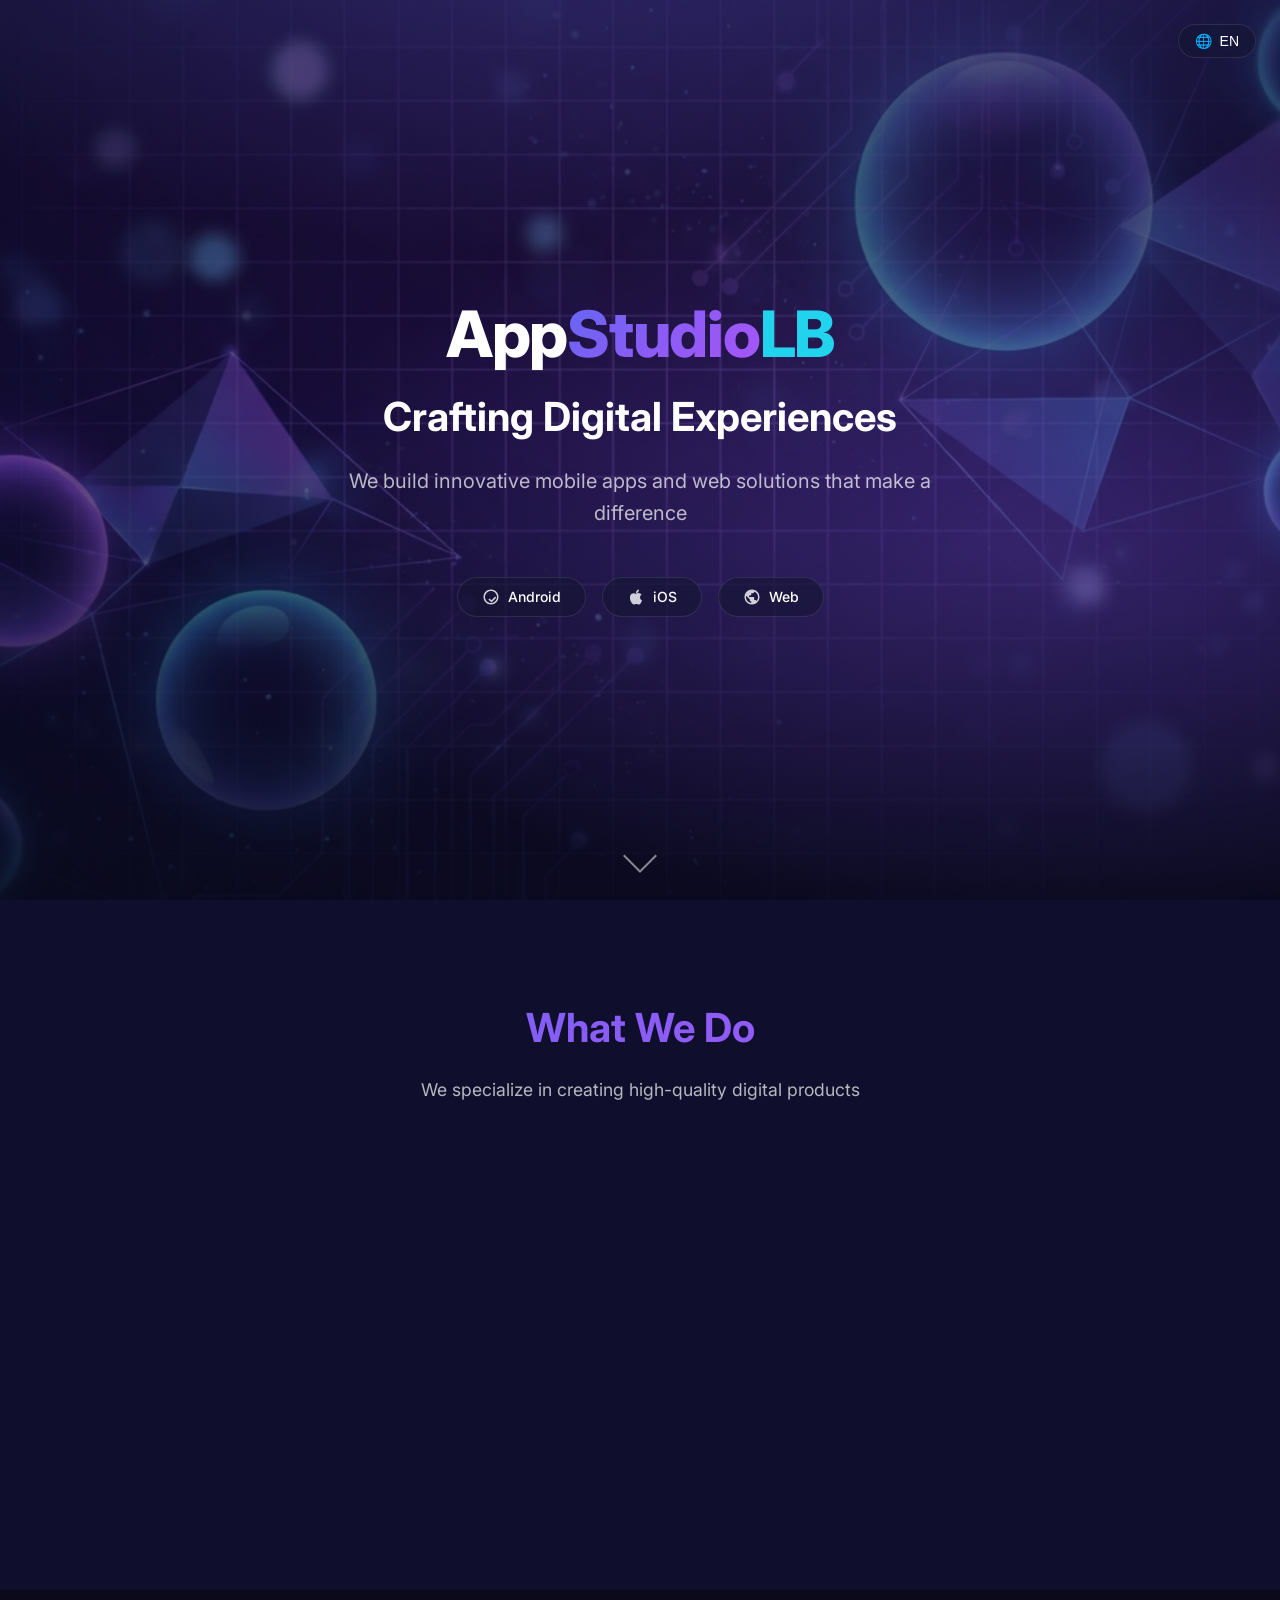
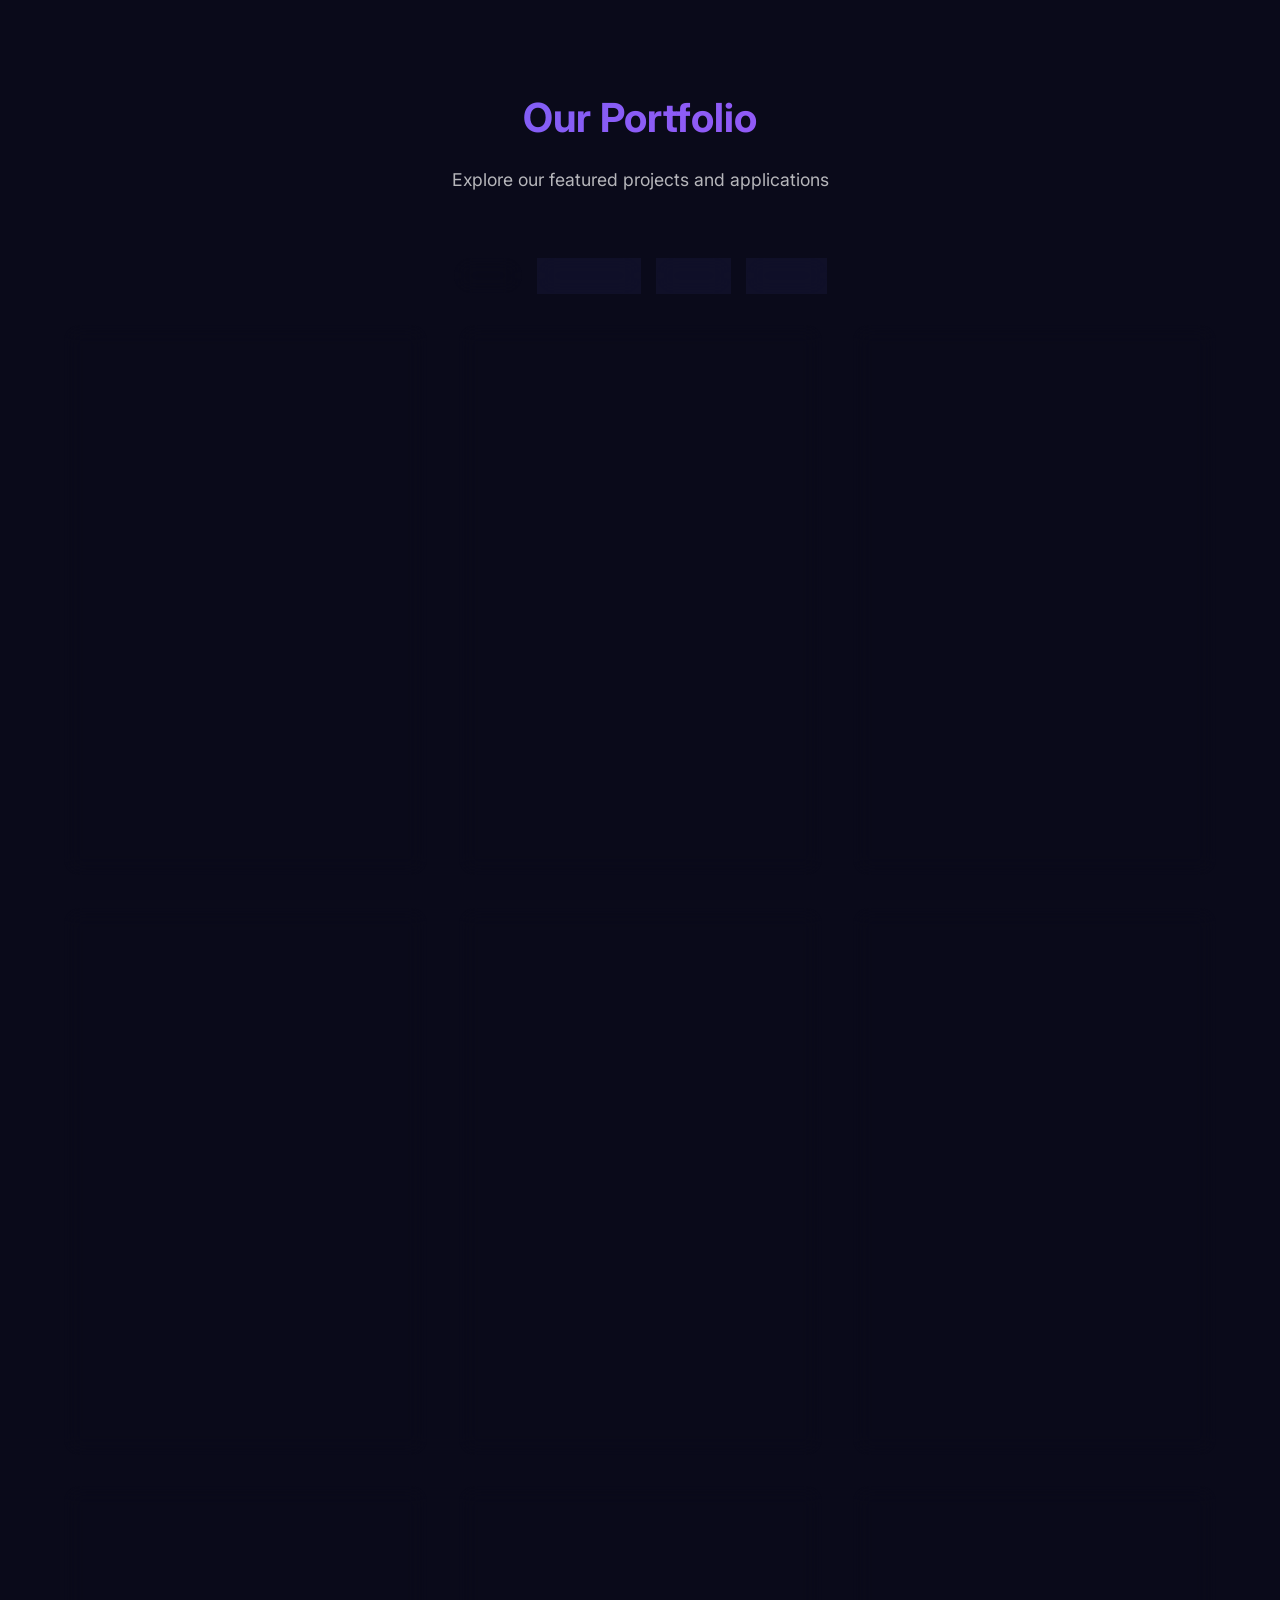
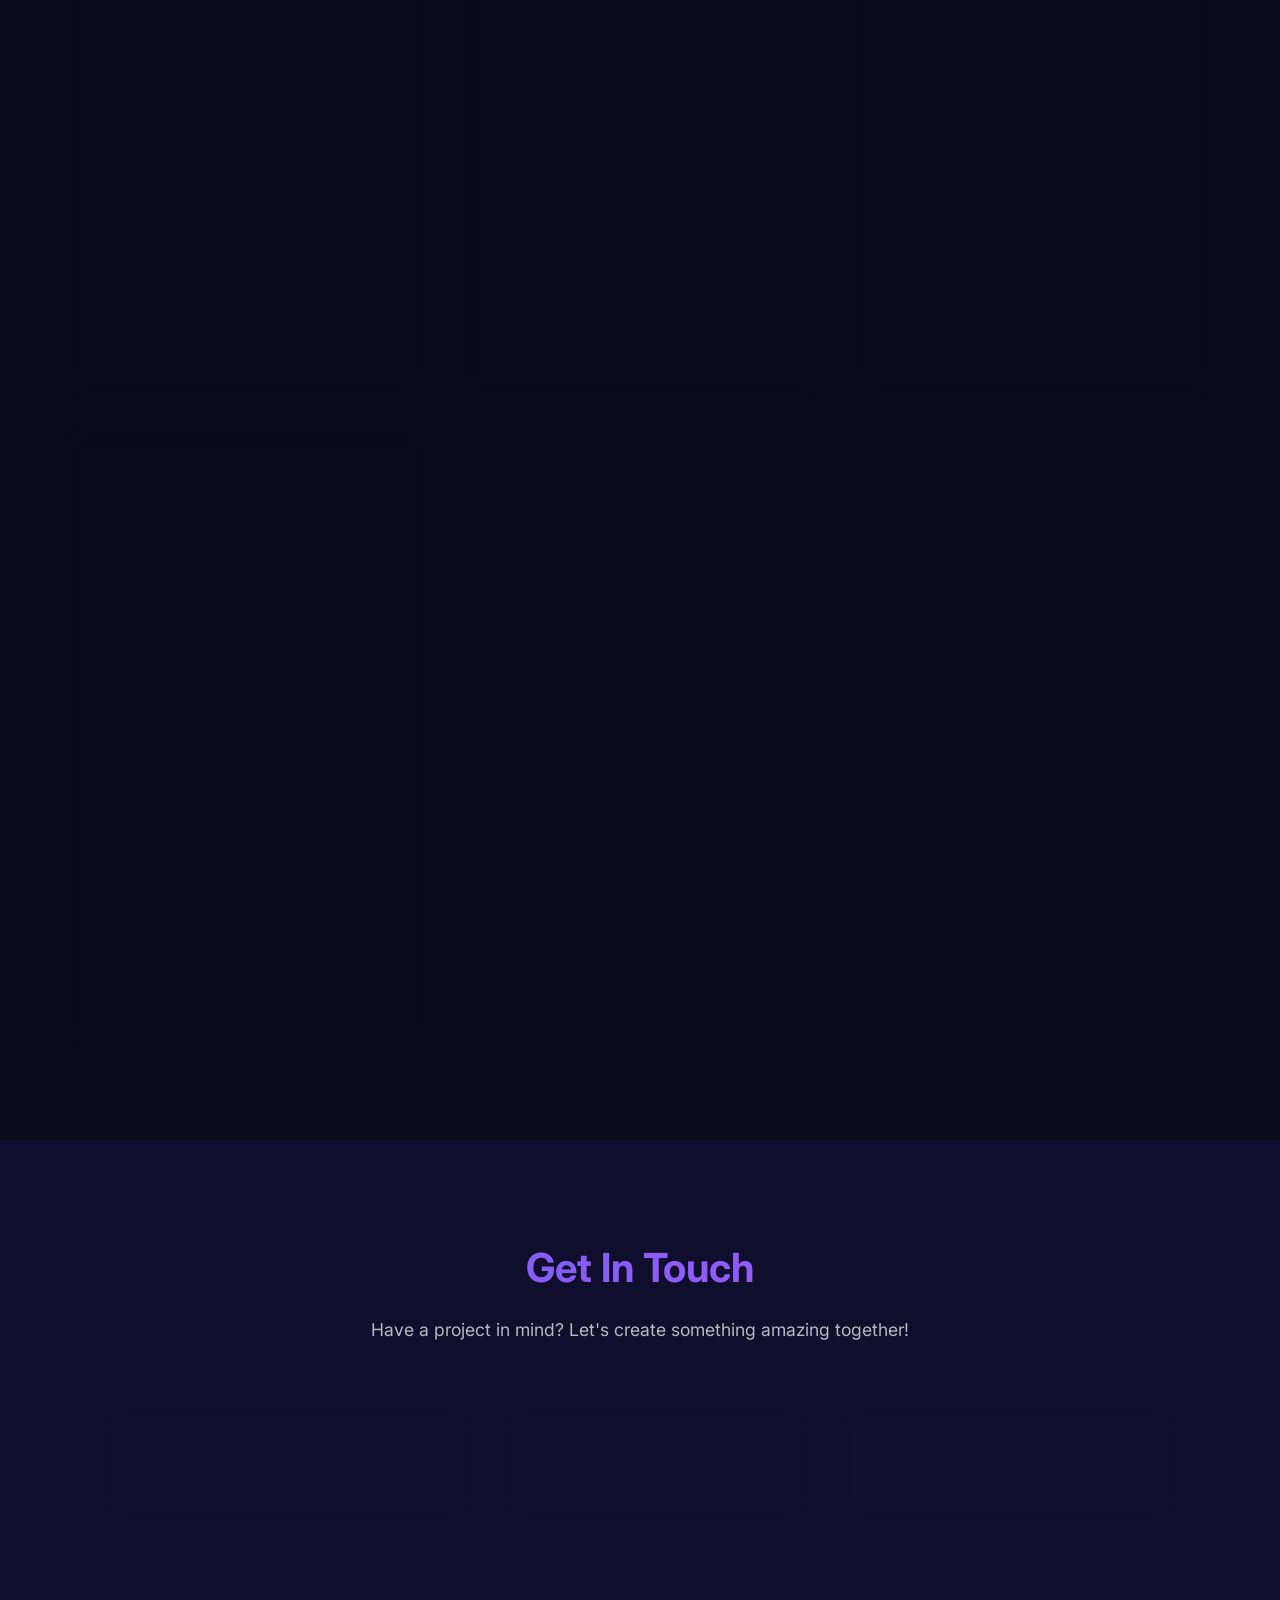
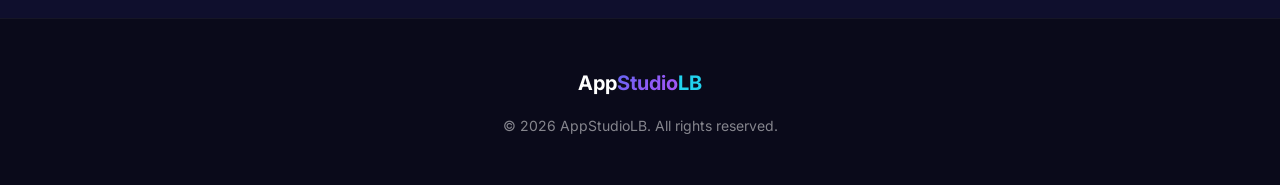
<file: index.html>
<!DOCTYPE html>
<html lang="en">

<head>
    <meta charset="UTF-8">
    <meta name="viewport" content="width=device-width, initial-scale=1.0">
    <title>AppStudioLB - Mobile & Web Development Studio</title>
    <meta name="description"
        content="AppStudioLB is a creative development studio specializing in mobile apps (Android/iOS) and web applications. Discover our innovative portfolio.">

    <!-- Google Fonts -->
    <link rel="preconnect" href="https://fonts.googleapis.com">
    <link rel="preconnect" href="https://fonts.gstatic.com" crossorigin>
    <link href="https://fonts.googleapis.com/css2?family=Inter:wght@300;400;500;600;700;800&display=swap"
        rel="stylesheet">

    <link rel="icon" type="image/svg+xml" href="images/favicon-lb.svg">
    <link rel="stylesheet" href="index.css">
</head>

<body>
    <!-- Language Toggle -->
    <button class="lang-toggle" id="langToggle" aria-label="Toggle Language">
        <span class="lang-icon">🌐</span>
        <span class="lang-text" data-i18n="langToggle">EN</span>
    </button>

    <!-- Hero Section -->
    <header class="hero">
        <div class="hero-bg"></div>
        <div class="hero-content">
            <div class="logo-container animate-fade-in">
                <div class="logo">
                    <span class="logo-text">App</span><span class="logo-highlight">Studio</span><span
                        class="logo-accent">LB</span>
                </div>
            </div>
            <h1 class="hero-title animate-fade-in-delay-1" data-i18n="heroTitle">Crafting Digital Experiences</h1>
            <p class="hero-subtitle animate-fade-in-delay-2" data-i18n="heroSubtitle">We build innovative mobile apps
                and web solutions that make a difference</p>
            <div class="hero-badges animate-fade-in-delay-3">
                <span class="badge">
                    <svg class="badge-icon" viewBox="0 0 24 24" fill="currentColor">
                        <path
                            d="M17.6 11.48l-5.04 4.96-2.56-2.54-1.42 1.42 3.98 3.98 6.46-6.4-1.42-1.42zM12 2C6.48 2 2 6.48 2 12s4.48 10 10 10 10-4.48 10-10S17.52 2 12 2zm0 18c-4.42 0-8-3.58-8-8s3.58-8 8-8 8 3.58 8 8-3.58 8-8 8z" />
                    </svg>
                    <span data-i18n="badgeAndroid">Android</span>
                </span>
                <span class="badge">
                    <svg class="badge-icon" viewBox="0 0 24 24" fill="currentColor">
                        <path
                            d="M18.71 19.5c-.83 1.24-1.71 2.45-3.05 2.47-1.34.03-1.77-.79-3.29-.79-1.53 0-2 .77-3.27.82-1.31.05-2.3-1.32-3.14-2.53C4.25 17 2.94 12.45 4.7 9.39c.87-1.52 2.43-2.48 4.12-2.51 1.28-.02 2.5.87 3.29.87.78 0 2.26-1.07 3.81-.91.65.03 2.47.26 3.64 1.98-.09.06-2.17 1.28-2.15 3.81.03 3.02 2.65 4.03 2.68 4.04-.03.07-.42 1.44-1.38 2.83M13 3.5c.73-.83 1.94-1.46 2.94-1.5.13 1.17-.34 2.35-1.04 3.19-.69.85-1.83 1.51-2.95 1.42-.15-1.15.41-2.35 1.05-3.11z" />
                    </svg>
                    <span data-i18n="badgeiOS">iOS</span>
                </span>
                <span class="badge">
                    <svg class="badge-icon" viewBox="0 0 24 24" fill="currentColor">
                        <path
                            d="M12 2C6.48 2 2 6.48 2 12s4.48 10 10 10 10-4.48 10-10S17.52 2 12 2zm-1 17.93c-3.95-.49-7-3.85-7-7.93 0-.62.08-1.21.21-1.79L9 15v1c0 1.1.9 2 2 2v1.93zm6.9-2.54c-.26-.81-1-1.39-1.9-1.39h-1v-3c0-.55-.45-1-1-1H8v-2h2c.55 0 1-.45 1-1V7h2c1.1 0 2-.9 2-2v-.41c2.93 1.19 5 4.06 5 7.41 0 2.08-.8 3.97-2.1 5.39z" />
                    </svg>
                    <span data-i18n="badgeWeb">Web</span>
                </span>
            </div>
        </div>
        <div class="scroll-indicator">
            <div class="scroll-arrow"></div>
        </div>
    </header>

    <!-- Services Section -->
    <section class="services" id="services">
        <div class="container">
            <h2 class="section-title" data-i18n="servicesTitle">What We Do</h2>
            <p class="section-subtitle" data-i18n="servicesSubtitle">We specialize in creating high-quality digital
                products</p>

            <div class="services-grid">
                <div class="service-card">
                    <div class="service-icon mobile-icon">
                        <svg viewBox="0 0 24 24" fill="currentColor">
                            <path
                                d="M17 1.01L7 1c-1.1 0-2 .9-2 2v18c0 1.1.9 2 2 2h10c1.1 0 2-.9 2-2V3c0-1.1-.9-1.99-2-1.99zM17 19H7V5h10v14z" />
                        </svg>
                    </div>
                    <h3 class="service-title" data-i18n="serviceMobileTitle">Mobile Development</h3>
                    <p class="service-desc" data-i18n="serviceMobileDesc">Native and cross-platform apps for Android and
                        iOS with stunning UI and seamless performance</p>
                    <div class="service-tags">
                        <span class="tag">Android</span>
                        <span class="tag">iOS</span>
                        <span class="tag">React Native</span>
                    </div>
                </div>

                <div class="service-card">
                    <div class="service-icon web-icon">
                        <svg viewBox="0 0 24 24" fill="currentColor">
                            <path
                                d="M20 4H4c-1.1 0-1.99.9-1.99 2L2 18c0 1.1.9 2 2 2h16c1.1 0 2-.9 2-2V6c0-1.1-.9-2-2-2zm-5 14H4v-4h11v4zm0-5H4V9h11v4zm5 5h-4V9h4v9z" />
                        </svg>
                    </div>
                    <h3 class="service-title" data-i18n="serviceWebTitle">Web Development</h3>
                    <p class="service-desc" data-i18n="serviceWebDesc">Modern, responsive web applications built with
                        cutting-edge technologies</p>
                    <div class="service-tags">
                        <span class="tag">React</span>
                        <span class="tag">Next.js</span>
                        <span class="tag">AI Integration</span>
                    </div>
                </div>
            </div>
        </div>
    </section>

    <!-- Portfolio Section -->
    <section class="portfolio" id="portfolio">
        <div class="container">
            <h2 class="section-title" data-i18n="portfolioTitle">Our Portfolio</h2>
            <p class="section-subtitle" data-i18n="portfolioSubtitle">Explore our featured projects and applications</p>
            <div class="portfolio-filters" aria-label="Platform filters">
                <button type="button" class="badge platform-filter active" data-filter="all" aria-pressed="true">
                    <span data-i18n="badgeAll">All</span>
                </button>
                <button type="button" class="badge platform-filter" data-filter="android" aria-pressed="false">
                    <span data-i18n="badgeAndroid">Android</span>
                </button>
                <button type="button" class="badge platform-filter" data-filter="ios" aria-pressed="false">
                    <span data-i18n="badgeiOS">iOS</span>
                </button>
                <button type="button" class="badge platform-filter" data-filter="web" aria-pressed="false">
                    <span data-i18n="badgeWeb">Web</span>
                </button>
            </div>

            <div class="portfolio-grid">
                <!-- Voice Match -->
                <article class="portfolio-card" data-platforms="ios android">
                    <div class="card-screenshot">
                        <img src="images/voice-match.png" alt="Voice Match Screenshot">
                    </div>
                    <div class="card-content">
                        <div class="card-header">
                            <div class="app-icon voice-match-icon">🎤</div>
                            <div class="platform-badges">
                                <div class="platform-badge android">
                                    <svg viewBox="0 0 24 24" fill="currentColor" width="14" height="14">
                                        <path
                                            d="M6 18c0 .55.45 1 1 1h1v3.5c0 .83.67 1.5 1.5 1.5s1.5-.67 1.5-1.5V19h2v3.5c0 .83.67 1.5 1.5 1.5s1.5-.67 1.5-1.5V19h1c.55 0 1-.45 1-1V8H6v10zM3.5 8C2.67 8 2 8.67 2 9.5v7c0 .83.67 1.5 1.5 1.5S5 17.33 5 16.5v-7C5 8.67 4.33 8 3.5 8zm17 0c-.83 0-1.5.67-1.5 1.5v7c0 .83.67 1.5 1.5 1.5s1.5-.67 1.5-1.5v-7c0-.83-.67-1.5-1.5-1.5zm-4.97-5.84l1.3-1.3c.2-.2.2-.51 0-.71-.2-.2-.51-.2-.71 0l-1.48 1.48C13.85 1.23 12.95 1 12 1c-.96 0-1.86.23-2.66.63L7.85.15c-.2-.2-.51-.2-.71 0-.2.2-.2.51 0 .71l1.31 1.31C6.97 3.26 6 5.01 6 7h12c0-1.99-.97-3.75-2.47-4.84zM10 5H9V4h1v1zm5 0h-1V4h1v1z" />
                                    </svg>
                                    Android
                                </div>
                                <div class="platform-badge ios">
                                    <svg viewBox="0 0 24 24" fill="currentColor" width="14" height="14">
                                        <path
                                            d="M18.71 19.5c-.83 1.24-1.71 2.45-3.05 2.47-1.34.03-1.77-.79-3.29-.79-1.53 0-2 .77-3.27.82-1.31.05-2.3-1.32-3.14-2.53C4.25 17 2.94 12.45 4.7 9.39c.87-1.52 2.43-2.48 4.12-2.51 1.28-.02 2.5.87 3.29.87.78 0 2.26-1.07 3.81-.91.65.03 2.47.26 3.64 1.98-.09.06-2.17 1.28-2.15 3.81.03 3.02 2.65 4.03 2.68 4.04-.03.07-.42 1.44-1.38 2.83M13 3.5c.73-.83 1.94-1.46 2.94-1.5.13 1.17-.34 2.35-1.04 3.19-.69.85-1.83 1.51-2.95 1.42-.15-1.15.41-2.35 1.05-3.11z" />
                                    </svg>
                                    iOS
                                </div>
                            </div>
                        </div>
                        <h3 class="card-title" data-i18n="voiceMatchTitle">Voice Match</h3>
                        <p class="card-desc" data-i18n="voiceMatchDesc">An interactive voice-controlled game. Have fun
                            gaming with your voice!</p>
                        <div class="card-links">
                            <a href="https://play.google.com/store/apps/details?id=com.LBStudio.Voice_Match" target="_blank"
                                rel="noopener noreferrer" class="card-link play-store-link">
                                <span data-i18n="viewOnPlayStore">View on Play Store</span>
                                <svg viewBox="0 0 24 24" fill="currentColor" width="16" height="16">
                                    <path d="M10 6L8.59 7.41 13.17 12l-4.58 4.59L10 18l6-6z" />
                                </svg>
                            </a>
                            <a href="https://apps.apple.com/us/app/voice-match-play-with-voice/id6760123514" target="_blank"
                                rel="noopener noreferrer" class="card-link app-store-link">
                                <span data-i18n="viewOnAppStore">View on App Store</span>
                                <svg viewBox="0 0 24 24" fill="currentColor" width="16" height="16">
                                    <path d="M10 6L8.59 7.41 13.17 12l-4.58 4.59L10 18l6-6z" />
                                </svg>
                            </a>
                        </div>
                    </div>
                </article>

                <!-- 다보 Smart Review Note -->
                <article class="portfolio-card featured" data-platforms="android">
                    <div class="card-screenshot">
                        <img src="images/dabo.png" alt="다보 Screenshot">
                    </div>
                    <div class="card-content">
                        <div class="card-header">
                            <div class="app-icon dabo-icon">📝</div>
                            <div class="platform-badge android">
                                <svg viewBox="0 0 24 24" fill="currentColor" width="14" height="14">
                                    <path
                                        d="M6 18c0 .55.45 1 1 1h1v3.5c0 .83.67 1.5 1.5 1.5s1.5-.67 1.5-1.5V19h2v3.5c0 .83.67 1.5 1.5 1.5s1.5-.67 1.5-1.5V19h1c.55 0 1-.45 1-1V8H6v10zM3.5 8C2.67 8 2 8.67 2 9.5v7c0 .83.67 1.5 1.5 1.5S5 17.33 5 16.5v-7C5 8.67 4.33 8 3.5 8zm17 0c-.83 0-1.5.67-1.5 1.5v7c0 .83.67 1.5 1.5 1.5s1.5-.67 1.5-1.5v-7c0-.83-.67-1.5-1.5-1.5zm-4.97-5.84l1.3-1.3c.2-.2.2-.51 0-.71-.2-.2-.51-.2-.71 0l-1.48 1.48C13.85 1.23 12.95 1 12 1c-.96 0-1.86.23-2.66.63L7.85.15c-.2-.2-.51-.2-.71 0-.2.2-.2.51 0 .71l1.31 1.31C6.97 3.26 6 5.01 6 7h12c0-1.99-.97-3.75-2.47-4.84zM10 5H9V4h1v1zm5 0h-1V4h1v1z" />
                                </svg>
                                Android
                            </div>
                        </div>
                        <h3 class="card-title" data-i18n="daboTitle">다보 - Smart Review Note</h3>
                        <p class="card-desc" data-i18n="daboDesc">AI-powered automatic problem content recognition for
                            creating smart wrong answer notes. Perfect for students!</p>
                        <div class="card-highlight">
                            <span class="highlight-icon">⭐</span>
                            <span data-i18n="daboRating">4.5 Rating</span>
                        </div>
                        <a href="https://play.google.com/store/apps/details?id=com.appstudiolb.smartreviewnote"
                            target="_blank" rel="noopener noreferrer" class="card-link play-store-link">
                            <span data-i18n="viewOnPlayStore">View on Play Store</span>
                            <svg viewBox="0 0 24 24" fill="currentColor" width="16" height="16">
                                <path d="M10 6L8.59 7.41 13.17 12l-4.58 4.59L10 18l6-6z" />
                            </svg>
                        </a>
                    </div>
                </article>

                <!-- 배달안와요 -->
                <article class="portfolio-card" data-platforms="ios android">
                    <div class="card-screenshot food-wont-come-card-screenshot">
                        <img src="images/delivery-wont-come-screenshot.png" alt="배달안와요 App Screenshot">
                    </div>
                    <div class="card-content">
                        <div class="card-header">
                            <div class="app-icon">
                                <img src="images/food-wont-come-icon.jpg" alt="배달안와요 Logo">
                            </div>
                            <div class="platform-badges">
                                <div class="platform-badge ios">
                                    <svg viewBox="0 0 24 24" fill="currentColor" width="14" height="14">
                                        <path
                                            d="M18.71 19.5c-.83 1.24-1.71 2.45-3.05 2.47-1.34.03-1.77-.79-3.29-.79-1.53 0-2 .77-3.27.82-1.31.05-2.3-1.32-3.14-2.53C4.25 17 2.94 12.45 4.7 9.39c.87-1.52 2.43-2.48 4.12-2.51 1.28-.02 2.5.87 3.29.87.78 0 2.26-1.07 3.81-.91.65.03 2.47.26 3.64 1.98-.09.06-2.17 1.28-2.15 3.81.03 3.02 2.65 4.03 2.68 4.04-.03.07-.42 1.44-1.38 2.83M13 3.5c.73-.83 1.94-1.46 2.94-1.5.13 1.17-.34 2.35-1.04 3.19-.69.85-1.83 1.51-2.95 1.42-.15-1.15.41-2.35 1.05-3.11z" />
                                    </svg>
                                    iOS
                                </div>
                                <div class="platform-badge android">
                                    <svg viewBox="0 0 24 24" fill="currentColor" width="14" height="14">
                                        <path
                                            d="M6 18c0 .55.45 1 1 1h1v3.5c0 .83.67 1.5 1.5 1.5s1.5-.67 1.5-1.5V19h2v3.5c0 .83.67 1.5 1.5 1.5s1.5-.67 1.5-1.5V19h1c.55 0 1-.45 1-1V8H6v10zM3.5 8C2.67 8 2 8.67 2 9.5v7c0 .83.67 1.5 1.5 1.5S5 17.33 5 16.5v-7C5 8.67 4.33 8 3.5 8zm17 0c-.83 0-1.5.67-1.5 1.5v7c0 .83.67 1.5 1.5 1.5s1.5-.67 1.5-1.5v-7c0-.83-.67-1.5-1.5-1.5zm-4.97-5.84l1.3-1.3c.2-.2.2-.51 0-.71-.2-.2-.51-.2-.71 0l-1.48 1.48C13.85 1.23 12.95 1 12 1c-.96 0-1.86.23-2.66.63L7.85.15c-.2-.2-.51-.2-.71 0-.2.2-.2.51 0 .71l1.31 1.31C6.97 3.26 6 5.01 6 7h12c0-1.99-.97-3.75-2.47-4.84zM10 5H9V4h1v1zm5 0h-1V4h1v1z" />
                                    </svg>
                                    Android
                                </div>
                            </div>
                        </div>
                        <h3 class="card-title" data-i18n="foodWontComeTitle">DeliveryWontCome</h3>
                        <p class="card-desc" data-i18n="foodWontComeDesc">A savings simulation app where you virtually
                            order food without paying. Follow the delivery, then see how much money and calories you saved.</p>
                        <div class="card-links">
                            <a href="https://apps.apple.com/kr/app/%EC%9D%8C%EC%8B%9D%EC%95%88%EC%99%80%EC%9A%94/id6778663553"
                                target="_blank" rel="noopener noreferrer" class="card-link app-store-link">
                                <span data-i18n="viewOnAppStore">View on App Store</span>
                                <svg viewBox="0 0 24 24" fill="currentColor" width="16" height="16">
                                    <path d="M10 6L8.59 7.41 13.17 12l-4.58 4.59L10 18l6-6z" />
                                </svg>
                            </a>
                            <a href="https://play.google.com/store/apps/details?id=com.appstudiolb.foodwontcome"
                                target="_blank" rel="noopener noreferrer" class="card-link play-store-link">
                                <span data-i18n="viewOnPlayStore">View on Play Store</span>
                                <svg viewBox="0 0 24 24" fill="currentColor" width="16" height="16">
                                    <path d="M10 6L8.59 7.41 13.17 12l-4.58 4.59L10 18l6-6z" />
                                </svg>
                            </a>
                        </div>
                    </div>
                </article>

                <!-- K-Bite -->
                <article class="portfolio-card" data-platforms="ios android">
                    <div class="card-screenshot card-screenshot-placeholder k-bite-screenshot">
                        <div class="app-preview-copy">
                            <strong>K-Bite</strong>
                            <span data-i18n="kBiteTagline">Your Random K-food!</span>
                        </div>
                    </div>
                    <div class="card-content">
                        <div class="card-header">
                            <div class="app-icon k-bite-icon">🍱</div>
                            <div class="platform-badges">
                                <div class="platform-badge ios">
                                    <svg viewBox="0 0 24 24" fill="currentColor" width="14" height="14">
                                        <path
                                            d="M18.71 19.5c-.83 1.24-1.71 2.45-3.05 2.47-1.34.03-1.77-.79-3.29-.79-1.53 0-2 .77-3.27.82-1.31.05-2.3-1.32-3.14-2.53C4.25 17 2.94 12.45 4.7 9.39c.87-1.52 2.43-2.48 4.12-2.51 1.28-.02 2.5.87 3.29.87.78 0 2.26-1.07 3.81-.91.65.03 2.47.26 3.64 1.98-.09.06-2.17 1.28-2.15 3.81.03 3.02 2.65 4.03 2.68 4.04-.03.07-.42 1.44-1.38 2.83M13 3.5c.73-.83 1.94-1.46 2.94-1.5.13 1.17-.34 2.35-1.04 3.19-.69.85-1.83 1.51-2.95 1.42-.15-1.15.41-2.35 1.05-3.11z" />
                                    </svg>
                                    iOS
                                </div>
                                <div class="platform-badge android">
                                    <svg viewBox="0 0 24 24" fill="currentColor" width="14" height="14">
                                        <path
                                            d="M6 18c0 .55.45 1 1 1h1v3.5c0 .83.67 1.5 1.5 1.5s1.5-.67 1.5-1.5V19h2v3.5c0 .83.67 1.5 1.5 1.5s1.5-.67 1.5-1.5V19h1c.55 0 1-.45 1-1V8H6v10zM3.5 8C2.67 8 2 8.67 2 9.5v7c0 .83.67 1.5 1.5 1.5S5 17.33 5 16.5v-7C5 8.67 4.33 8 3.5 8zm17 0c-.83 0-1.5.67-1.5 1.5v7c0 .83.67 1.5 1.5 1.5s1.5-.67 1.5-1.5v-7c0-.83-.67-1.5-1.5-1.5zm-4.97-5.84l1.3-1.3c.2-.2.2-.51 0-.71-.2-.2-.51-.2-.71 0l-1.48 1.48C13.85 1.23 12.95 1 12 1c-.96 0-1.86.23-2.66.63L7.85.15c-.2-.2-.51-.2-.71 0-.2.2-.2.51 0 .71l1.31 1.31C6.97 3.26 6 5.01 6 7h12c0-1.99-.97-3.75-2.47-4.84zM10 5H9V4h1v1zm5 0h-1V4h1v1z" />
                                    </svg>
                                    Android
                                </div>
                            </div>
                        </div>
                        <h3 class="card-title" data-i18n="kBiteTitle">K-Bite</h3>
                        <p class="card-desc" data-i18n="kBiteDesc">A Korean food guide app for travelers and first-timers. Discover dishes, translate menus, and explore recipes in one place.</p>
                        <div class="card-links">
                            <a href="https://apps.apple.com/us/app/k-bite/id6758827488" target="_blank"
                                rel="noopener noreferrer" class="card-link app-store-link">
                                <span data-i18n="viewOnAppStore">View on App Store</span>
                                <svg viewBox="0 0 24 24" fill="currentColor" width="16" height="16">
                                    <path d="M10 6L8.59 7.41 13.17 12l-4.58 4.59L10 18l6-6z" />
                                </svg>
                            </a>
                            <a href="https://play.google.com/store/apps/details?id=com.appstudiolb.kbite" target="_blank"
                                rel="noopener noreferrer" class="card-link play-store-link">
                                <span data-i18n="viewOnPlayStore">View on Play Store</span>
                                <svg viewBox="0 0 24 24" fill="currentColor" width="16" height="16">
                                    <path d="M10 6L8.59 7.41 13.17 12l-4.58 4.59L10 18l6-6z" />
                                </svg>
                            </a>
                        </div>
                    </div>
                </article>

                <!-- Scrinova -->
                <article class="portfolio-card" data-platforms="web">
                    <div class="card-screenshot">
                        <img src="images/scrinova.svg" alt="Scrinova Screenshot">
                    </div>
                    <div class="card-content">
                        <div class="card-header">
                            <div class="app-icon scrinova-icon">📸</div>
                            <div class="platform-badge web">
                                <svg viewBox="0 0 24 24" fill="currentColor" width="14" height="14">
                                    <path
                                        d="M12 2C6.48 2 2 6.48 2 12s4.48 10 10 10 10-4.48 10-10S17.52 2 12 2zm-1 17.93c-3.95-.49-7-3.85-7-7.93 0-.62.08-1.21.21-1.79L9 15v1c0 1.1.9 2 2 2v1.93zm6.9-2.54c-.26-.81-1-1.39-1.9-1.39h-1v-3c0-.55-.45-1-1-1H8v-2h2c.55 0 1-.45 1-1V7h2c1.1 0 2-.9 2-2v-.41c2.93 1.19 5 4.06 5 7.41 0 2.08-.8 3.97-2.1 5.39z" />
                                </svg>
                                Web
                            </div>
                        </div>
                        <h3 class="card-title" data-i18n="scrinovaTitle">Scrinova</h3>
                        <p class="card-desc" data-i18n="scrinovaDesc">Free online tool for creating professional app store screenshots. Supports multiple devices, multilingual text, and bulk export.</p>
                        <a href="https://scrinova.vercel.app/" target="_blank" rel="noopener noreferrer"
                            class="card-link">
                            <span data-i18n="visitWebsite">Visit Website</span>
                            <svg viewBox="0 0 24 24" fill="currentColor" width="16" height="16">
                                <path d="M10 6L8.59 7.41 13.17 12l-4.58 4.59L10 18l6-6z" />
                            </svg>
                        </a>
                    </div>
                </article>

                <!-- Wheelcha -->
                <article class="portfolio-card" data-platforms="ios android">
                    <div class="card-screenshot wheelcha-card-screenshot">
                        <img src="images/wheelcha-screenshot.jpg" alt="Wheelcha App Store Screenshot">
                    </div>
                    <div class="card-content">
                        <div class="card-header">
                            <div class="app-icon wheelcha-icon">
                                <img src="images/wheelcha-icon.jpg" alt="Wheelcha Logo">
                            </div>
                            <div class="platform-badges">
                                <div class="platform-badge ios">
                                    <svg viewBox="0 0 24 24" fill="currentColor" width="14" height="14">
                                        <path
                                            d="M18.71 19.5c-.83 1.24-1.71 2.45-3.05 2.47-1.34.03-1.77-.79-3.29-.79-1.53 0-2 .77-3.27.82-1.31.05-2.3-1.32-3.14-2.53C4.25 17 2.94 12.45 4.7 9.39c.87-1.52 2.43-2.48 4.12-2.51 1.28-.02 2.5.87 3.29.87.78 0 2.26-1.07 3.81-.91.65.03 2.47.26 3.64 1.98-.09.06-2.17 1.28-2.15 3.81.03 3.02 2.65 4.03 2.68 4.04-.03.07-.42 1.44-1.38 2.83M13 3.5c.73-.83 1.94-1.46 2.94-1.5.13 1.17-.34 2.35-1.04 3.19-.69.85-1.83 1.51-2.95 1.42-.15-1.15.41-2.35 1.05-3.11z" />
                                    </svg>
                                    iOS
                                </div>
                                <div class="platform-badge android">
                                    <svg viewBox="0 0 24 24" fill="currentColor" width="14" height="14">
                                        <path
                                            d="M6 18c0 .55.45 1 1 1h1v3.5c0 .83.67 1.5 1.5 1.5s1.5-.67 1.5-1.5V19h2v3.5c0 .83.67 1.5 1.5 1.5s1.5-.67 1.5-1.5V19h1c.55 0 1-.45 1-1V8H6v10zM3.5 8C2.67 8 2 8.67 2 9.5v7c0 .83.67 1.5 1.5 1.5S5 17.33 5 16.5v-7C5 8.67 4.33 8 3.5 8zm17 0c-.83 0-1.5.67-1.5 1.5v7c0 .83.67 1.5 1.5 1.5s1.5-.67 1.5-1.5v-7c0-.83-.67-1.5-1.5-1.5zm-4.97-5.84l1.3-1.3c.2-.2.2-.51 0-.71-.2-.2-.51-.2-.71 0l-1.48 1.48C13.85 1.23 12.95 1 12 1c-.96 0-1.86.23-2.66.63L7.85.15c-.2-.2-.51-.2-.71 0-.2.2-.2.51 0 .71l1.31 1.31C6.97 3.26 6 5.01 6 7h12c0-1.99-.97-3.75-2.47-4.84zM10 5H9V4h1v1zm5 0h-1V4h1v1z" />
                                    </svg>
                                    Android
                                </div>
                            </div>
                        </div>
                        <h3 class="card-title" data-i18n="wheelchaTitle">Wheelcha</h3>
                        <p class="card-desc" data-i18n="wheelchaDesc">A neon 2D physics action rider where you race a
                            wheelchair through ramps, gaps, boosts, and obstacles. Created with Able Studio and available
                            on iOS and Android.</p>
                        <div class="card-links">
                            <a href="https://apps.apple.com/us/app/wheelcha/id6769419308" target="_blank"
                                rel="noopener noreferrer" class="card-link app-store-link">
                                <span data-i18n="viewOnAppStore">View on App Store</span>
                                <svg viewBox="0 0 24 24" fill="currentColor" width="16" height="16">
                                    <path d="M10 6L8.59 7.41 13.17 12l-4.58 4.59L10 18l6-6z" />
                                </svg>
                            </a>
                            <a href="https://play.google.com/store/apps/details?id=com.ablestudio.wheelcha" target="_blank"
                                rel="noopener noreferrer" class="card-link play-store-link">
                                <span data-i18n="viewOnPlayStore">View on Play Store</span>
                                <svg viewBox="0 0 24 24" fill="currentColor" width="16" height="16">
                                    <path d="M10 6L8.59 7.41 13.17 12l-4.58 4.59L10 18l6-6z" />
                                </svg>
                            </a>
                        </div>
                    </div>
                </article>

                <!-- Vomegle -->
                <article class="portfolio-card" data-platforms="web">
                    <div class="card-screenshot">
                        <img src="images/vomegle.svg" alt="Vomegle Screenshot">
                    </div>
                    <div class="card-content">
                        <div class="card-header">
                            <div class="app-icon vomegle-icon">🎙️</div>
                            <div class="platform-badge web">
                                <svg viewBox="0 0 24 24" fill="currentColor" width="14" height="14">
                                    <path
                                        d="M12 2C6.48 2 2 6.48 2 12s4.48 10 10 10 10-4.48 10-10S17.52 2 12 2zm-1 17.93c-3.95-.49-7-3.85-7-7.93 0-.62.08-1.21.21-1.79L9 15v1c0 1.1.9 2 2 2v1.93zm6.9-2.54c-.26-.81-1-1.39-1.9-1.39h-1v-3c0-.55-.45-1-1-1H8v-2h2c.55 0 1-.45 1-1V7h2c1.1 0 2-.9 2-2v-.41c2.93 1.19 5 4.06 5 7.41 0 2.08-.8 3.97-2.1 5.39z" />
                                </svg>
                                Web
                            </div>
                        </div>
                        <h3 class="card-title" data-i18n="vomegleTitle">Vomegle</h3>
                        <p class="card-desc" data-i18n="vomegleDesc">A blind voice arena web game. Read a prompt, hear a
                            challenger, get a voice score, and climb the leaderboard.</p>
                        <a href="https://www.vomegle.app/" target="_blank" rel="noopener noreferrer" class="card-link">
                            <span data-i18n="visitWebsite">Visit Website</span>
                            <svg viewBox="0 0 24 24" fill="currentColor" width="16" height="16">
                                <path d="M10 6L8.59 7.41 13.17 12l-4.58 4.59L10 18l6-6z" />
                            </svg>
                        </a>
                    </div>
                </article>

                <!-- AI Selector -->
                <article class="portfolio-card" data-platforms="web">
                    <div class="card-screenshot">
                        <img src="images/ai-selector.png" alt="AI Selector Screenshot">
                    </div>
                    <div class="card-content">
                        <div class="card-header">
                            <div class="app-icon ai-selector-icon">🤖</div>
                            <div class="platform-badge web">
                                <svg viewBox="0 0 24 24" fill="currentColor" width="14" height="14">
                                    <path
                                        d="M12 2C6.48 2 2 6.48 2 12s4.48 10 10 10 10-4.48 10-10S17.52 2 12 2zm-1 17.93c-3.95-.49-7-3.85-7-7.93 0-.62.08-1.21.21-1.79L9 15v1c0 1.1.9 2 2 2v1.93zm6.9-2.54c-.26-.81-1-1.39-1.9-1.39h-1v-3c0-.55-.45-1-1-1H8v-2h2c.55 0 1-.45 1-1V7h2c1.1 0 2-.9 2-2v-.41c2.93 1.19 5 4.06 5 7.41 0 2.08-.8 3.97-2.1 5.39z" />
                                </svg>
                                Web
                            </div>
                        </div>
                        <h3 class="card-title" data-i18n="aiSelectorTitle">AI Selector</h3>
                        <p class="card-desc" data-i18n="aiSelectorDesc">Discover, compare, and prioritize AI tools with
                            Gemini-guided recommendations. Build your personalized AI stack!</p>
                        <a href="https://aiselector.vercel.app/" target="_blank" rel="noopener noreferrer"
                            class="card-link">
                            <span data-i18n="visitWebsite">Visit Website</span>
                            <svg viewBox="0 0 24 24" fill="currentColor" width="16" height="16">
                                <path d="M10 6L8.59 7.41 13.17 12l-4.58 4.59L10 18l6-6z" />
                            </svg>
                        </a>
                    </div>
                </article>

                <!-- KakaoTalk AI Helper -->
                <article class="portfolio-card in-dev" data-platforms="web">
                    <div class="dev-badge" data-i18n="inDevelopment">In Development</div>
                    <div class="card-screenshot">
                        <img src="images/kakao-helper.png" alt="카톡 AI Helper Screenshot">
                    </div>
                    <div class="card-content">
                        <div class="card-header">
                            <div class="app-icon kakao-icon">💬</div>
                            <div class="platform-badge web">
                                <svg viewBox="0 0 24 24" fill="currentColor" width="14" height="14">
                                    <path
                                        d="M12 2C6.48 2 2 6.48 2 12s4.48 10 10 10 10-4.48 10-10S17.52 2 12 2zm-1 17.93c-3.95-.49-7-3.85-7-7.93 0-.62.08-1.21.21-1.79L9 15v1c0 1.1.9 2 2 2v1.93zm6.9-2.54c-.26-.81-1-1.39-1.9-1.39h-1v-3c0-.55-.45-1-1-1H8v-2h2c.55 0 1-.45 1-1V7h2c1.1 0 2-.9 2-2v-.41c2.93 1.19 5 4.06 5 7.41 0 2.08-.8 3.97-2.1 5.39z" />
                                </svg>
                                Web
                            </div>
                        </div>
                        <h3 class="card-title" data-i18n="kakaoTitle">카톡 AI Helper</h3>
                        <p class="card-desc" data-i18n="kakaoDesc">AI-powered assistant for KakaoTalk. Enhance your
                            messaging experience with smart AI features.</p>
                        <div class="coming-soon" data-i18n="comingSoon">Coming Soon</div>
                    </div>
                </article>

                <!-- PICKBot -->
                <article class="portfolio-card in-dev featured" data-platforms="ios android">
                    <div class="dev-badge" data-i18n="inDevelopment">In Development</div>
                    <div class="card-screenshot">
                        <img src="images/pickbot.png" alt="PICKBot Screenshot">
                    </div>
                    <div class="card-content">
                        <div class="card-header">
                            <div class="app-icon pickbot-icon">🎬</div>
                            <div class="platform-badges">
                                <div class="platform-badge ios">
                                    <svg viewBox="0 0 24 24" fill="currentColor" width="14" height="14">
                                        <path
                                            d="M18.71 19.5c-.83 1.24-1.71 2.45-3.05 2.47-1.34.03-1.77-.79-3.29-.79-1.53 0-2 .77-3.27.82-1.31.05-2.3-1.32-3.14-2.53C4.25 17 2.94 12.45 4.7 9.39c.87-1.52 2.43-2.48 4.12-2.51 1.28-.02 2.5.87 3.29.87.78 0 2.26-1.07 3.81-.91.65.03 2.47.26 3.64 1.98-.09.06-2.17 1.28-2.15 3.81.03 3.02 2.65 4.03 2.68 4.04-.03.07-.42 1.44-1.38 2.83M13 3.5c.73-.83 1.94-1.46 2.94-1.5.13 1.17-.34 2.35-1.04 3.19-.69.85-1.83 1.51-2.95 1.42-.15-1.15.41-2.35 1.05-3.11z" />
                                    </svg>
                                    iOS
                                </div>
                                <div class="platform-badge android">
                                    <svg viewBox="0 0 24 24" fill="currentColor" width="14" height="14">
                                        <path
                                            d="M6 18c0 .55.45 1 1 1h1v3.5c0 .83.67 1.5 1.5 1.5s1.5-.67 1.5-1.5V19h2v3.5c0 .83.67 1.5 1.5 1.5s1.5-.67 1.5-1.5V19h1c.55 0 1-.45 1-1V8H6v10zM3.5 8C2.67 8 2 8.67 2 9.5v7c0 .83.67 1.5 1.5 1.5S5 17.33 5 16.5v-7C5 8.67 4.33 8 3.5 8zm17 0c-.83 0-1.5.67-1.5 1.5v7c0 .83.67 1.5 1.5 1.5s1.5-.67 1.5-1.5v-7c0-.83-.67-1.5-1.5-1.5zm-4.97-5.84l1.3-1.3c.2-.2.2-.51 0-.71-.2-.2-.51-.2-.71 0l-1.48 1.48C13.85 1.23 12.95 1 12 1c-.96 0-1.86.23-2.66.63L7.85.15c-.2-.2-.51-.2-.71 0-.2.2-.2.51 0 .71l1.31 1.31C6.97 3.26 6 5.01 6 7h12c0-1.99-.97-3.75-2.47-4.84zM10 5H9V4h1v1zm5 0h-1V4h1v1z" />
                                    </svg>
                                    Android
                                </div>
                            </div>
                        </div>
                        <h3 class="card-title" data-i18n="pickbotTitle">PICKBot</h3>
                        <p class="card-desc" data-i18n="pickbotDesc">AI-powered recommendation app for movies,
                            animations, and TV shows. Get personalized picks based on your unique taste!</p>
                        <div class="feature-list">
                            <span class="feature" data-i18n="pickbotFeature1">🎯 Personalized AI</span>
                            <span class="feature" data-i18n="pickbotFeature2">🎥 Movies & TV</span>
                            <span class="feature" data-i18n="pickbotFeature3">🎌 Anime</span>
                        </div>
                        <div class="coming-soon" data-i18n="comingSoon">Coming Soon</div>
                    </div>
                </article>
            </div>
            <p class="portfolio-empty-state" id="portfolioEmptyState" data-i18n="portfolioEmptyState" hidden>No projects available for this platform yet.</p>
        </div>
    </section>

    <!-- Contact Section -->
    <section class="contact" id="contact">
        <div class="container">
            <h2 class="section-title" data-i18n="contactTitle">Get In Touch</h2>
            <p class="section-subtitle" data-i18n="contactSubtitle">Have a project in mind? Let's create something
                amazing together!</p>

            <div class="contact-content">
                <a href="mailto:lbappstudio3@gmail.com" class="contact-link email">
                    <div class="contact-icon">
                        <svg viewBox="0 0 24 24" fill="currentColor">
                            <path
                                d="M20 4H4c-1.1 0-1.99.9-1.99 2L2 18c0 1.1.9 2 2 2h16c1.1 0 2-.9 2-2V6c0-1.1-.9-2-2-2zm0 4l-8 5-8-5V6l8 5 8-5v2z" />
                        </svg>
                    </div>
                    <div class="contact-info">
                        <span class="contact-label" data-i18n="emailLabel">Email</span>
                        <span class="contact-value">lbappstudio3@gmail.com</span>
                    </div>
                </a>

                <a href="https://play.google.com/store/apps/developer?id=App+Studio+LB" target="_blank"
                    rel="noopener noreferrer" class="contact-link playstore">
                    <div class="contact-icon">
                        <svg viewBox="0 0 24 24" fill="currentColor">
                            <path
                                d="M3,20.5V3.5C3,2.91 3.34,2.39 3.84,2.15L13.69,12L3.84,21.85C3.34,21.6 3,21.09 3,20.5M16.81,15.12L6.05,21.34L14.54,12.85L16.81,15.12M20.16,10.81C20.5,11.08 20.75,11.5 20.75,12C20.75,12.5 20.53,12.9 20.18,13.18L17.89,14.5L15.39,12L17.89,9.5L20.16,10.81M6.05,2.66L16.81,8.88L14.54,11.15L6.05,2.66Z" />
                        </svg>
                    </div>
                    <div class="contact-info">
                        <span class="contact-label" data-i18n="playStoreLabel">Google Play Store</span>
                        <span class="contact-value" data-i18n="viewAllApps">View All Apps</span>
                    </div>
                </a>

                <a href="https://apps.apple.com/us/developer/woohyoung-lee/id1865634060" target="_blank"
                    rel="noopener noreferrer" class="contact-link appstore">
                    <div class="contact-icon">
                        <svg viewBox="0 0 24 24" fill="currentColor">
                            <path
                                d="M18.71 19.5c-.83 1.24-1.71 2.45-3.05 2.47-1.34.03-1.77-.79-3.29-.79-1.53 0-2 .77-3.27.82-1.31.05-2.3-1.32-3.14-2.53C4.25 17 2.94 12.45 4.7 9.39c.87-1.52 2.43-2.48 4.12-2.51 1.28-.02 2.5.87 3.29.87.78 0 2.26-1.07 3.81-.91.65.03 2.47.26 3.64 1.98-.09.06-2.17 1.28-2.15 3.81.03 3.02 2.65 4.03 2.68 4.04-.03.07-.42 1.44-1.38 2.83M13 3.5c.73-.83 1.94-1.46 2.94-1.5.13 1.17-.34 2.35-1.04 3.19-.69.85-1.83 1.51-2.95 1.42-.15-1.15.41-2.35 1.05-3.11z" />
                        </svg>
                    </div>
                    <div class="contact-info">
                        <span class="contact-label" data-i18n="appStoreLabel">App Store</span>
                        <span class="contact-value" data-i18n="viewDeveloperApps">View Developer Apps</span>
                    </div>
                </a>
            </div>
        </div>
    </section>

    <!-- Footer -->
    <footer class="footer">
        <div class="container">
            <div class="footer-content">
                <div class="footer-logo">
                    <span class="logo-text">App</span><span class="logo-highlight">Studio</span><span
                        class="logo-accent">LB</span>
                </div>
                <p class="footer-copyright" data-i18n="copyright">© 2026 AppStudioLB. All rights reserved.</p>
            </div>
        </div>
    </footer>

    <script src="index.js"></script>
</body>

</html>
</file>
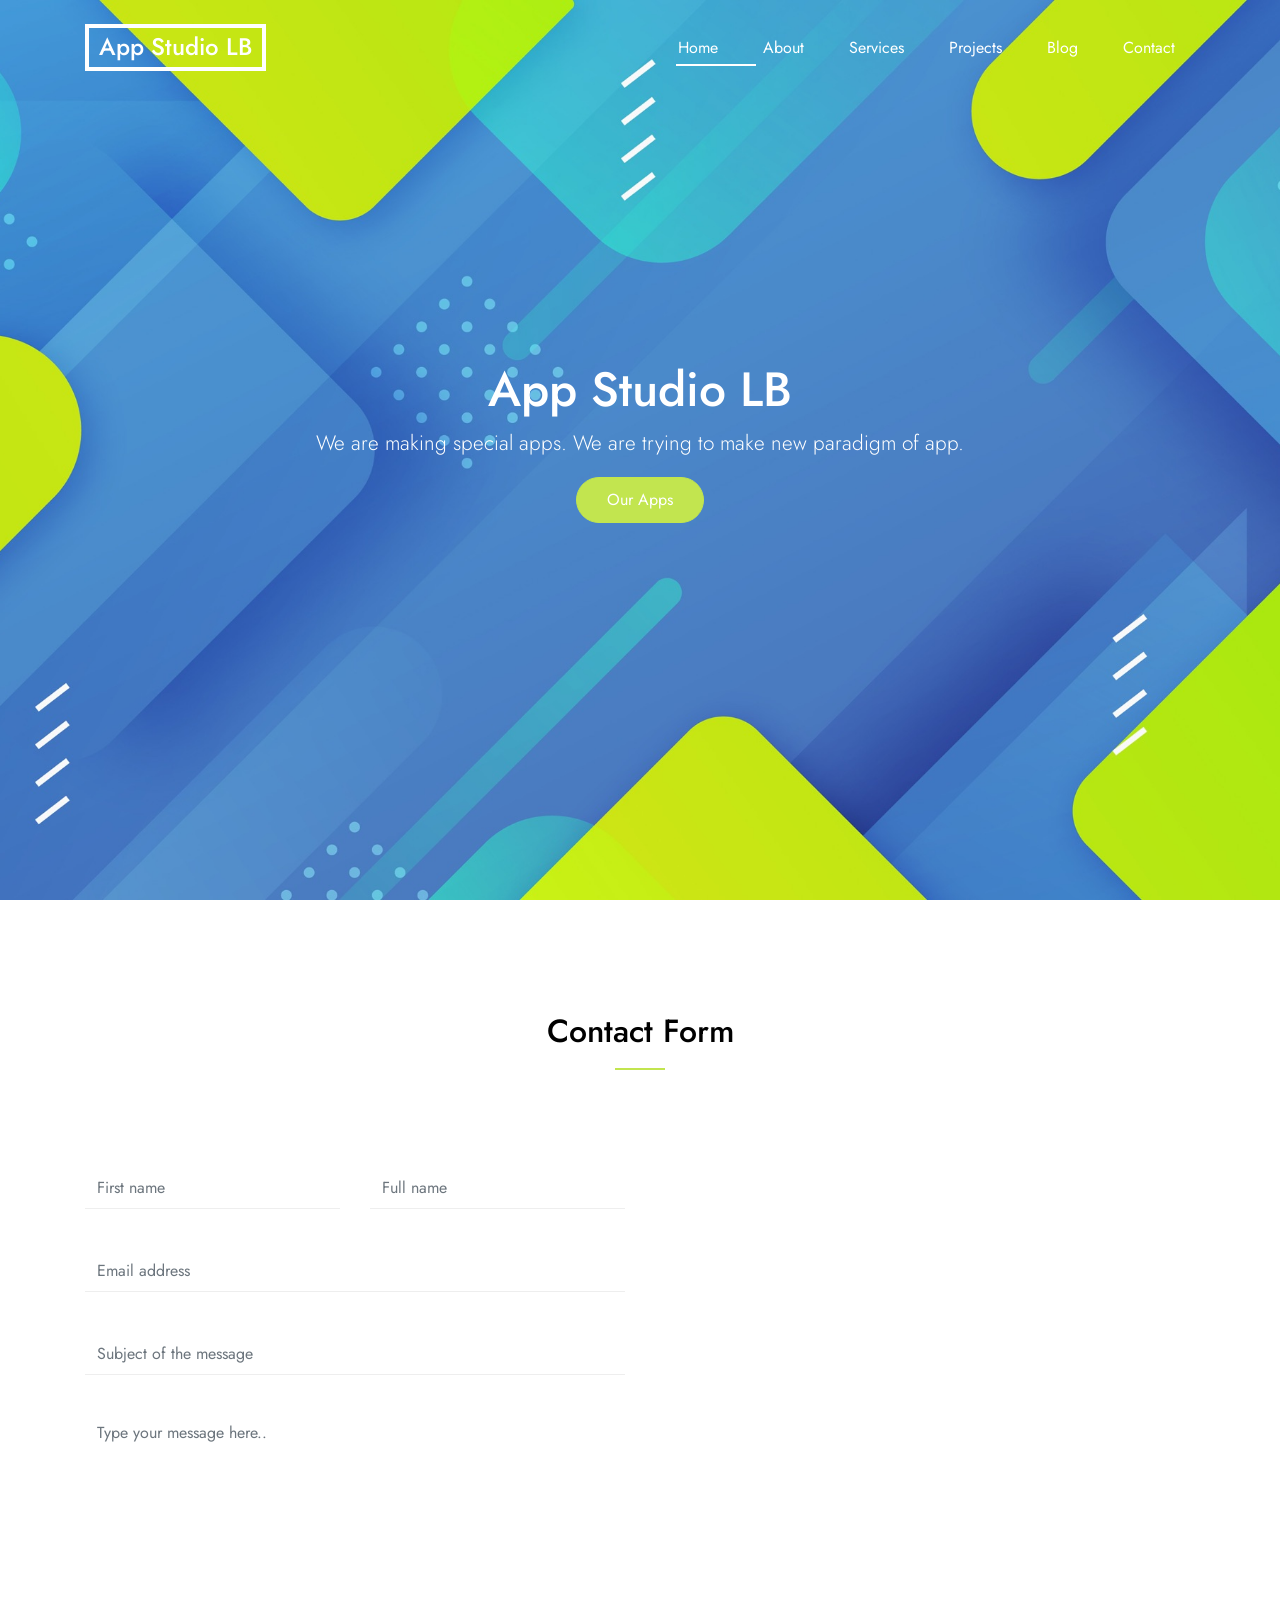
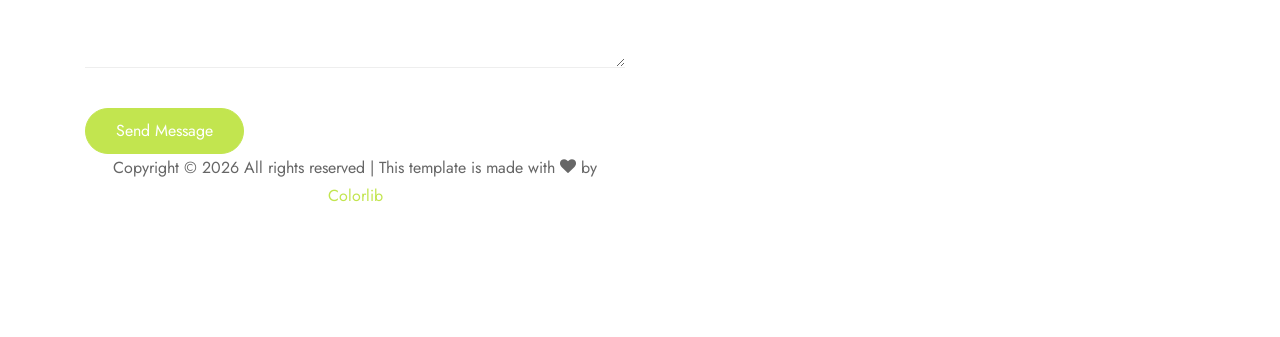
<file: services/index.html>
<!doctype html>
<html lang="en">
  <head>
    <title>App Studio LB - Main</title>
    <meta charset="utf-8">
    <meta name="viewport" content="width=device-width, initial-scale=1, shrink-to-fit=no">
    
    <link href="https://fonts.googleapis.com/css2?family=Jost:wght@400;700;900&display=swap" rel="stylesheet">
    <link rel="stylesheet" href="fonts/icomoon/style.css">

    <link rel="stylesheet" href="css/bootstrap/bootstrap.css">
    <link rel="stylesheet" href="css/jquery-ui.css">
    <link rel="stylesheet" href="css/owl.carousel.min.css">
    <link rel="stylesheet" href="css/owl.theme.default.min.css">
    <link rel="stylesheet" href="css/owl.theme.default.min.css">

    <link rel="stylesheet" href="css/jquery.fancybox.min.css">

    <link rel="stylesheet" href="css/bootstrap-datepicker.css">

    <link rel="stylesheet" href="fonts/flaticon/font/flaticon.css">

    <link rel="stylesheet" href="css/aos.css">

    <link rel="stylesheet" href="css/style.css">
    
  </head>
  <body data-spy="scroll" data-target=".site-navbar-target" data-offset="300">
  

  <div id="overlayer"></div>
  <div class="loader">
    <div class="spinner-border text-primary" role="status">
      <span class="sr-only">Loading...</span>
    </div>
  </div>


  <div class="site-wrap">

    <div class="site-mobile-menu site-navbar-target">
      <div class="site-mobile-menu-header">
        <div class="site-mobile-menu-close mt-3">
          <span class="icon-close2 js-menu-toggle"></span>
        </div>
      </div>
      <div class="site-mobile-menu-body"></div>
    </div>
   
    <header class="site-navbar py-4 js-sticky-header site-navbar-target" role="banner">

      <div class="container">
        <div class="row align-items-center justify-content-center">

          <div class="col-4">
            <h1 class="m-0 site-logo"><a href="index.html">App Studio LB</a></h1>
          </div>

          <div class="col-8">
            <nav class="site-navigation position-relative text-right" role="navigation">
              <ul class="site-menu main-menu js-clone-nav mr-auto d-none d-lg-block">
                <li><a href="#home-section" class="nav-link">Home</a></li>
                <li><a href="#about-section" class="nav-link">About</a></li>
                <li><a href="#services-section" class="nav-link">Services</a></li>
                <li><a href="#projects-section" class="nav-link">Projects</a></li>
                <li><a href="#blog-section" class="nav-link">Blog</a></li>
                <li><a href="#contact-section" class="nav-link">Contact</a></li>
              </ul>
            </nav>


            <a href="#" class="d-inline-block d-lg-none site-menu-toggle js-menu-toggle float-right"><span class="icon-menu h3"></span></a>

          </div>

        
        </div>
      </div>
      
    </header>


    <div class="site-blocks-cover overlay bg-light" style="background-image: url('images/hero_bg_1.jpg'); " id="home-section">

      <div class="container">
        <div class="row justify-content-center">

          <div class="col-12 text-center align-self-center text-intro">
            <div class="row justify-content-center">
              <div class="col-lg-8">
                <h1 class="text-white" data-aos="fade-up" data-aos-delay="">App Studio LB</h1>
                <p class="lead text-white" data-aos="fade-up" data-aos-delay="100">We are making special apps. We are trying to make new paradigm of app.</p>
                <p data-aos="fade-up" data-aos-delay="200"><a href="#services-section" class="btn smoothscroll btn-primary">Our Apps</a></p>

              </div>
            </div>
          </div>
            
        </div>
      </div>

    </div>  

    






    </section>


    <section class="site-section" id="contact-section">
      <div class="container">
        <div class="row">
          <div class="col-12 mb-5 position-relative">
            <h2 class="section-title text-center mb-5">Contact Form</h2>
          </div>
        </div>
        <div class="row justify-content-between">
          <div class="col-lg-6">
            <form action="#" class="form">
              <div class="row mb-4">
                <div class="form-group col-6">
                  <input type="text" class="form-control" placeholder="First name">
                </div>
                <div class="form-group col-6">
                  <input type="text" class="form-control" placeholder="Full name">
                </div>
              </div>

              <div class="row mb-4">
                <div class="form-group col-12">
                  <input type="email" class="form-control" placeholder="Email address">
                </div>
              </div>

              <div class="row mb-4">
                <div class="form-group col-12">
                  <input type="text" class="form-control" placeholder="Subject of the message">
                </div>
              </div>

              <div class="row mb-4">
                <div class="form-group col-12">
                  <textarea name="" id="" cols="30" rows="10" class="form-control" placeholder="Type your message here.."></textarea>
                </div>
              </div>

              <div class="row">
                <div class="col-md-6">
                  <input type="submit" class="btn btn-primary" value="Send Message">
                </div>
              </div>
              
          
  
          
        <div class="row">
          <div class="col-12 text-center">
            <p>
                <!-- Link back to Colorlib can't be removed. Template is licensed under CC BY 3.0. -->
                Copyright &copy;
                <script>
                  document.write(new Date().getFullYear());
                </script> All rights reserved | This template is made with <i class="icon-heart"
                  aria-hidden="true"></i> by <a href="https://colorlib.com" target="_blank">Colorlib</a>
                <!-- Link back to Colorlib can't be removed. Template is licensed under CC BY 3.0. -->
              </p>  
          </div>
        </div>
      </div>
    </footer>

  </div> <!-- .site-wrap -->

  <script src="js/jquery-3.3.1.min.js"></script>
  <script src="js/jquery-ui.js"></script>
  <script src="js/popper.min.js"></script>
  <script src="js/bootstrap.min.js"></script>
  <script src="js/owl.carousel.min.js"></script>
  <script src="js/jquery.easing.1.3.js"></script>
  <script src="js/aos.js"></script>
  <script src="js/jquery.fancybox.min.js"></script>
  <script src="js/jquery.sticky.js"></script>
  <script src="js/isotope.pkgd.min.js"></script>

  
  <script src="js/main.js"></script>
  </body>
</html>
</file>
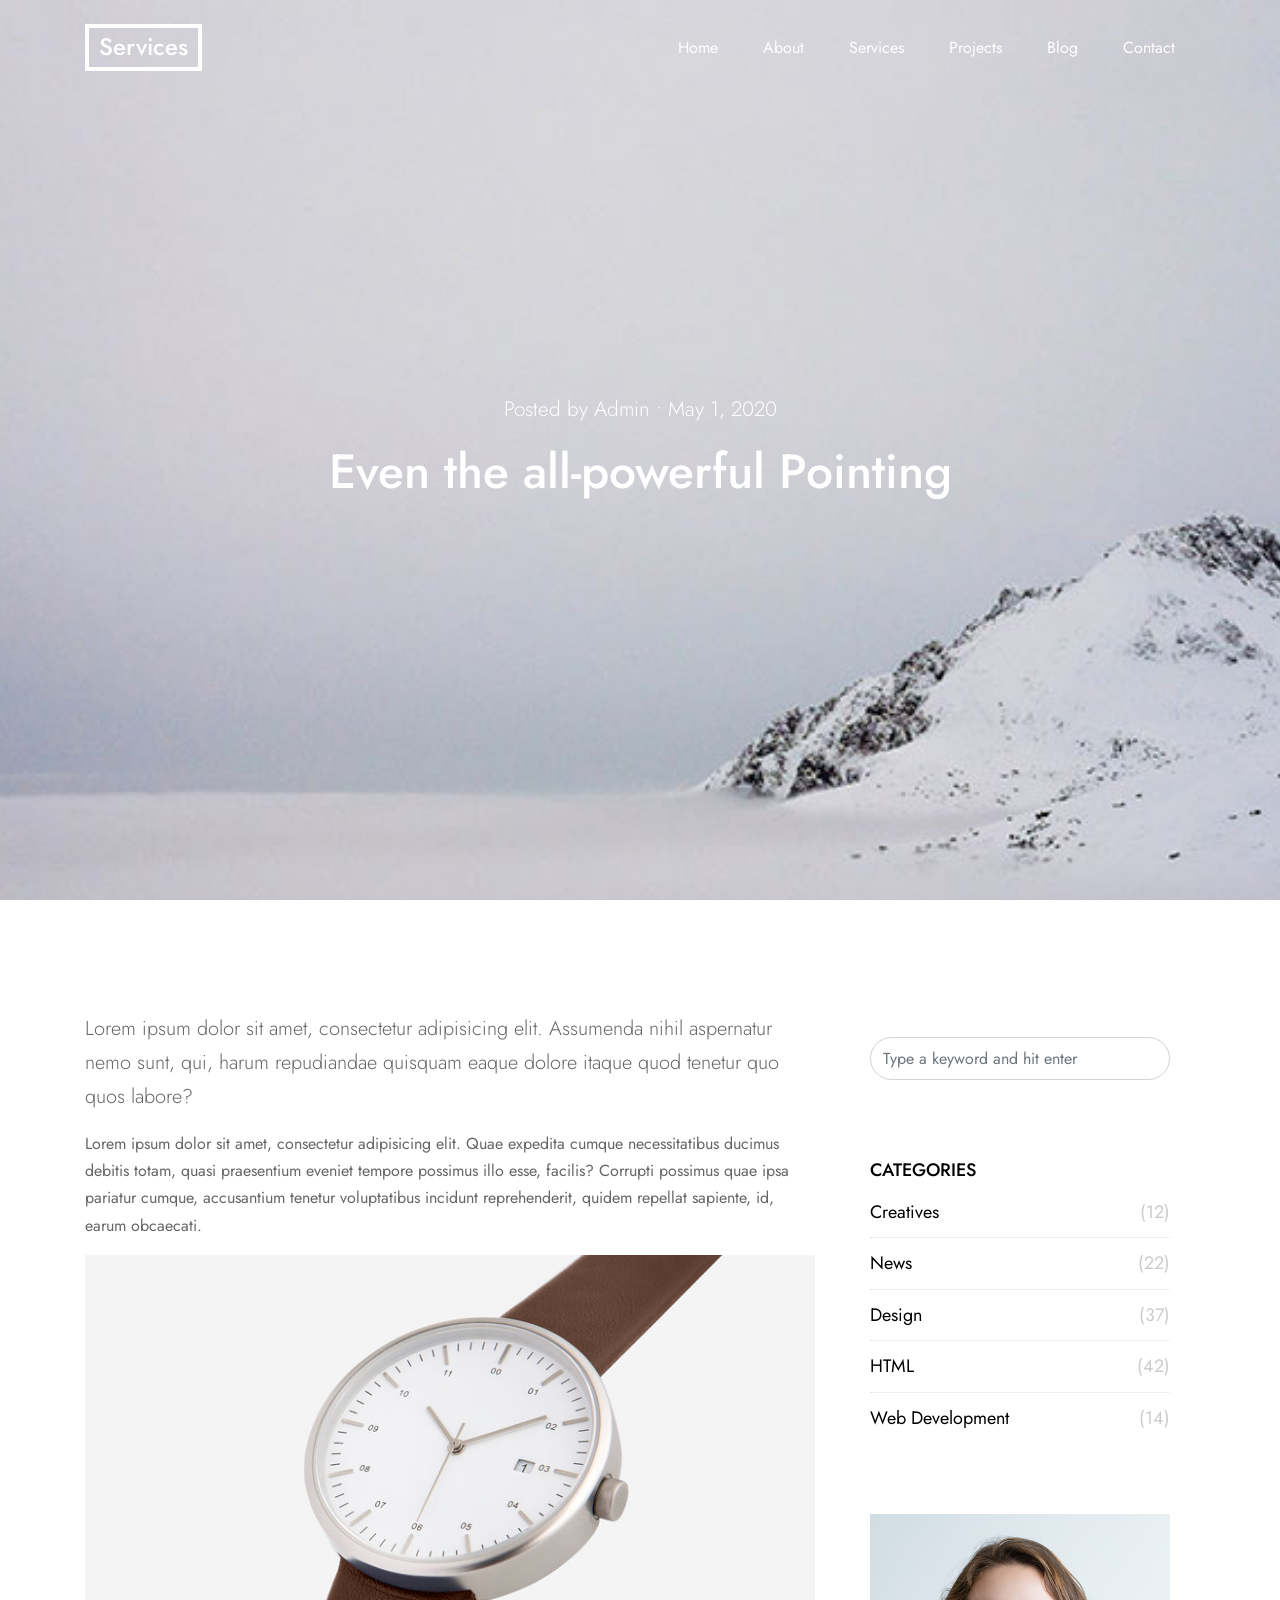
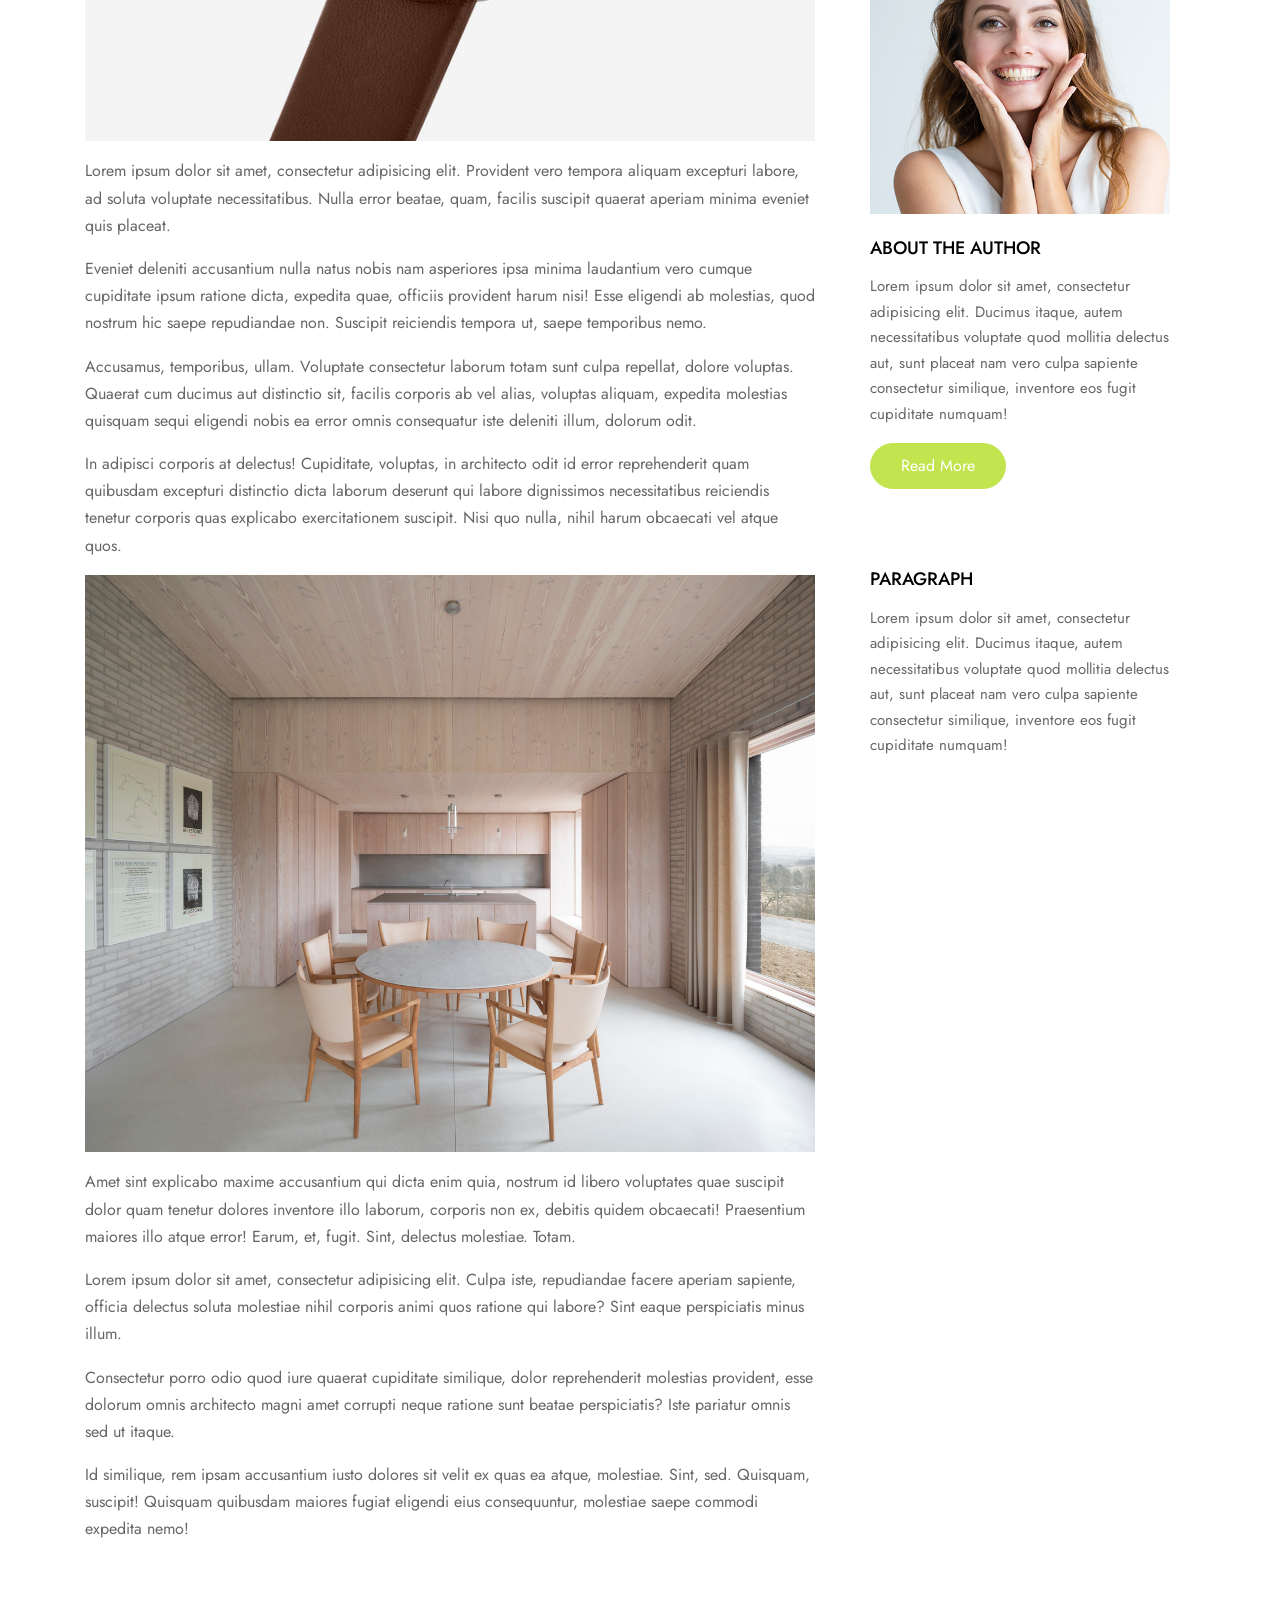
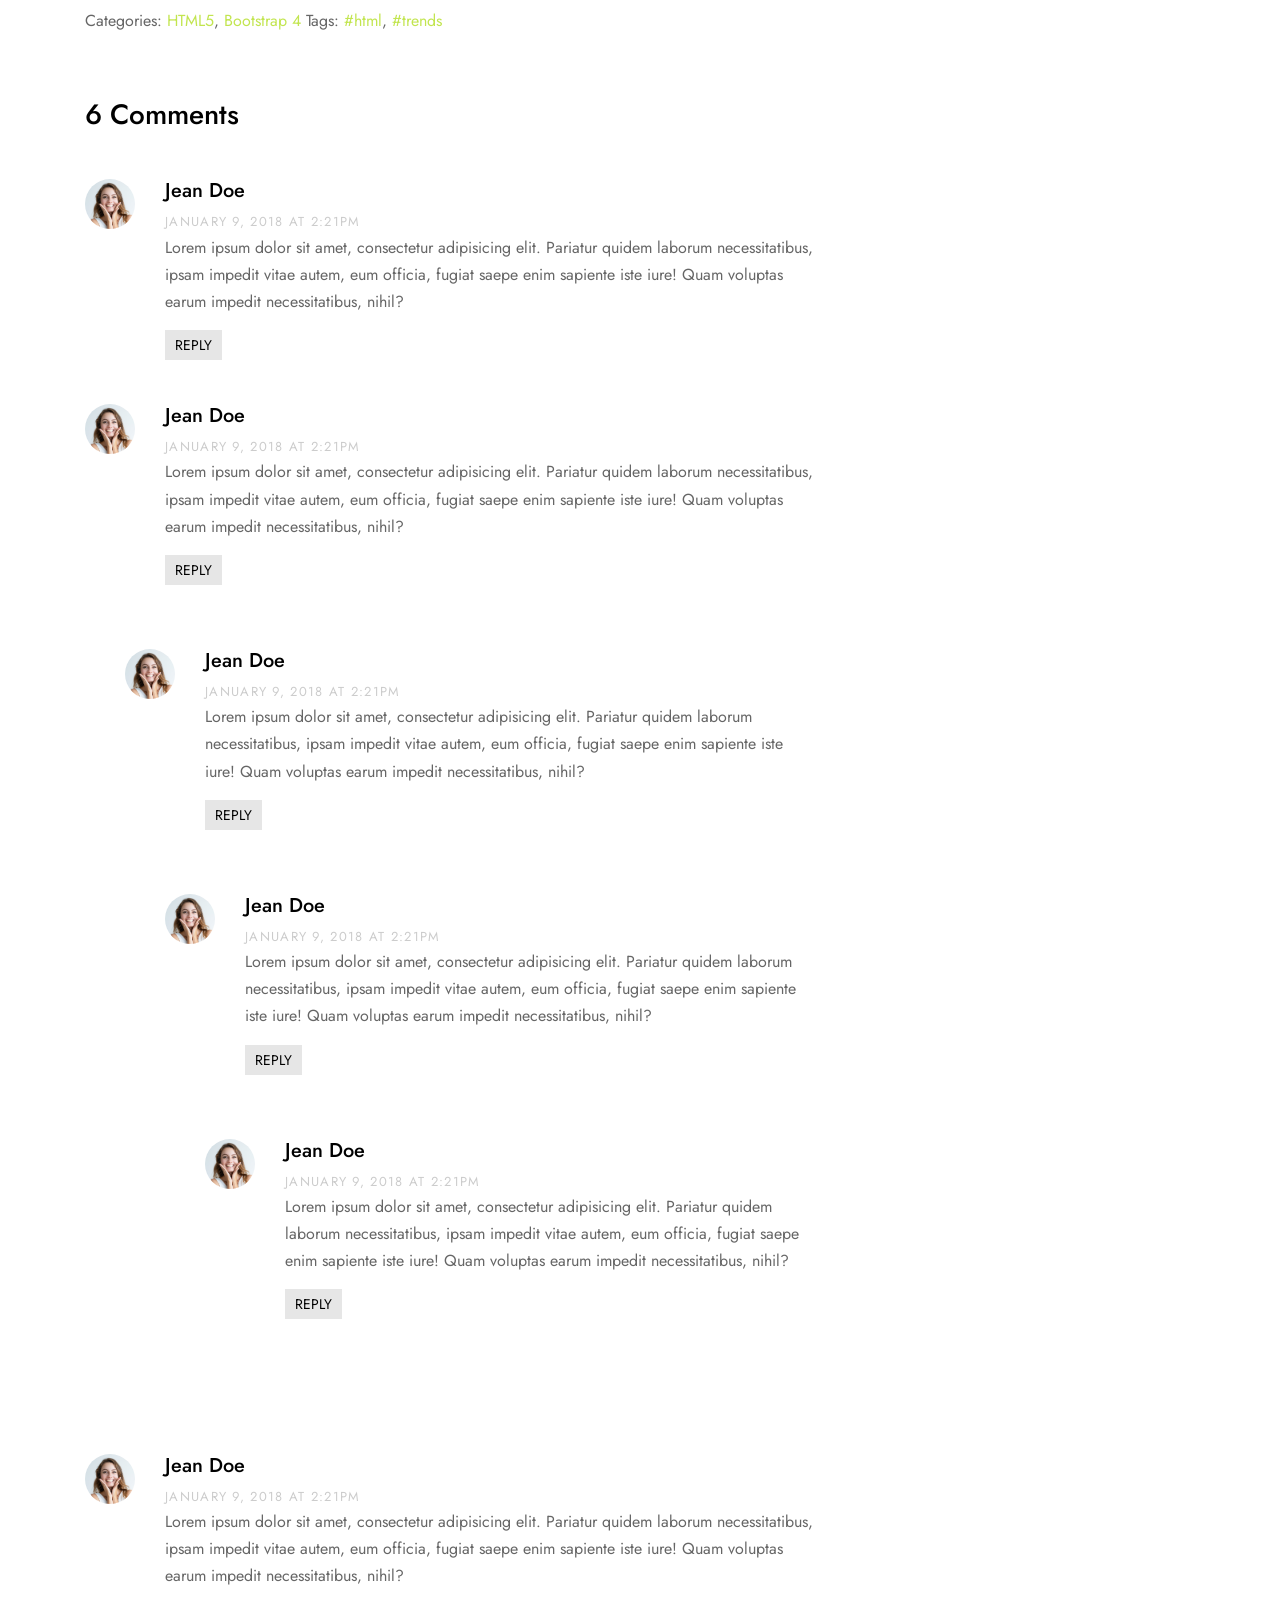
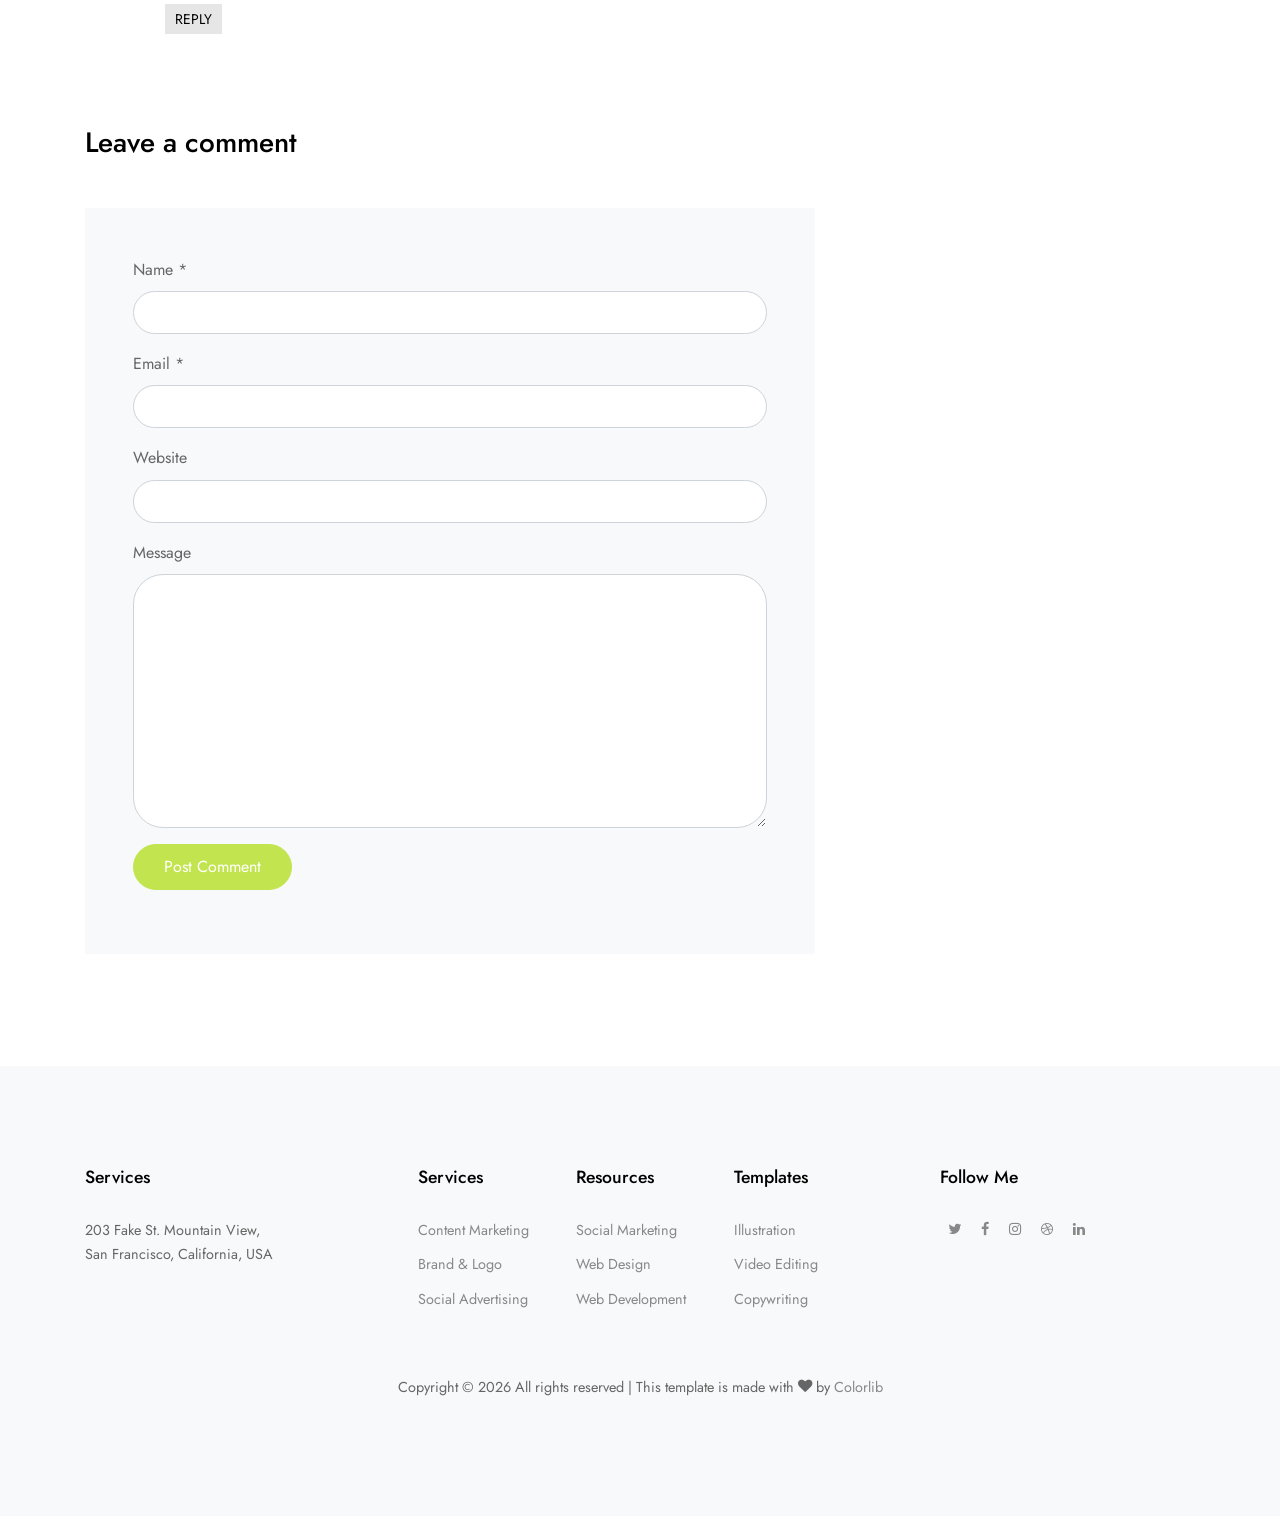
<file: services/single.html>
<!doctype html>
<html lang="en">
  <head>
    <title>Services Free Template by Colorlib</title>
    <meta charset="utf-8">
    <meta name="viewport" content="width=device-width, initial-scale=1, shrink-to-fit=no">
    
    <link href="https://fonts.googleapis.com/css2?family=Jost:wght@400;700;900&display=swap" rel="stylesheet">
    <link rel="stylesheet" href="fonts/icomoon/style.css">

    <link rel="stylesheet" href="css/bootstrap/bootstrap.css">
    <link rel="stylesheet" href="css/jquery-ui.css">
    <link rel="stylesheet" href="css/owl.carousel.min.css">
    <link rel="stylesheet" href="css/owl.theme.default.min.css">
    <link rel="stylesheet" href="css/owl.theme.default.min.css">

    <link rel="stylesheet" href="css/jquery.fancybox.min.css">

    <link rel="stylesheet" href="css/bootstrap-datepicker.css">

    <link rel="stylesheet" href="fonts/flaticon/font/flaticon.css">

    <link rel="stylesheet" href="css/aos.css">

    <link rel="stylesheet" href="css/style.css">
    
  </head>
  <body data-spy="scroll" data-target=".site-navbar-target" data-offset="300">
  

  <div id="overlayer"></div>
  <div class="loader">
    <div class="spinner-border text-primary" role="status">
      <span class="sr-only">Loading...</span>
    </div>
  </div>


  <div class="site-wrap">

    <div class="site-mobile-menu site-navbar-target">
      <div class="site-mobile-menu-header">
        <div class="site-mobile-menu-close mt-3">
          <span class="icon-close2 js-menu-toggle"></span>
        </div>
      </div>
      <div class="site-mobile-menu-body"></div>
    </div>
   
    <header class="site-navbar py-4 js-sticky-header site-navbar-target" role="banner">

      <div class="container">
        <div class="row align-items-center justify-content-center">

          <div class="col-4">
            <h1 class="m-0 site-logo"><a href="index.html">Services</a></h1>
          </div>

          <div class="col-8">
            <nav class="site-navigation position-relative text-right" role="navigation">
              <ul class="site-menu main-menu js-clone-nav mr-auto d-none d-lg-block">
                <li><a href="index.html#home-section" class="nav-link">Home</a></li>
                <li><a href="index.html#about-section" class="nav-link">About</a></li>
                <li><a href="index.html#services-section" class="nav-link">Services</a></li>
                <li><a href="index.html#projects-section" class="nav-link">Projects</a></li>
                <li><a href="index.html#blog-section" class="nav-link">Blog</a></li>
                <li><a href="index.html#contact-section" class="nav-link">Contact</a></li>
              </ul>
            </nav>


            <a href="#" class="d-inline-block d-lg-none site-menu-toggle js-menu-toggle float-right"><span class="icon-menu h3"></span></a>

          </div>

        
        </div>
      </div>
      
    </header>


    <div class="site-blocks-cover overlay bg-light" style="background-image: url('images/blog_1.jpg'); " id="home-section">

      <div class="container">
        <div class="row justify-content-center">

          <div class="col-12 text-center align-self-center text-intro">
            <div class="row justify-content-center">
              <div class="col-lg-8">
                <p class="lead text-white">Posted by Admin &bullet; May 1, 2020</p>
                <h1 class="text-white">Even the all-powerful Pointing</h1>
              </div>
            </div>
          </div>
            
        </div>
      </div>

    </div>  

    

    <div class="site-section first-section">
      <div class="container">
        <div class="row">
          <div class="col-md-8 blog-content">
            <p class="lead">Lorem ipsum dolor sit amet, consectetur adipisicing elit. Assumenda nihil aspernatur nemo sunt, qui, harum repudiandae quisquam eaque dolore itaque quod tenetur quo quos labore?</p>
            <p>Lorem ipsum dolor sit amet, consectetur adipisicing elit. Quae expedita cumque necessitatibus ducimus debitis totam, quasi praesentium eveniet tempore possimus illo esse, facilis? Corrupti possimus quae ipsa pariatur cumque, accusantium tenetur voluptatibus incidunt reprehenderit, quidem repellat sapiente, id, earum obcaecati.</p>
            <p><img src="images/img_1.jpg" alt="Image" class="img-fluid"></p>

            <blockquote><p>Lorem ipsum dolor sit amet, consectetur adipisicing elit. Provident vero tempora aliquam excepturi labore, ad soluta voluptate necessitatibus. Nulla error beatae, quam, facilis suscipit quaerat aperiam minima eveniet quis placeat.</p></blockquote>

            <p>Eveniet deleniti accusantium nulla natus nobis nam asperiores ipsa minima laudantium vero cumque cupiditate ipsum ratione dicta, expedita quae, officiis provident harum nisi! Esse eligendi ab molestias, quod nostrum hic saepe repudiandae non. Suscipit reiciendis tempora ut, saepe temporibus nemo.</p>
            <p>Accusamus, temporibus, ullam. Voluptate consectetur laborum totam sunt culpa repellat, dolore voluptas. Quaerat cum ducimus aut distinctio sit, facilis corporis ab vel alias, voluptas aliquam, expedita molestias quisquam sequi eligendi nobis ea error omnis consequatur iste deleniti illum, dolorum odit.</p>
            <p>In adipisci corporis at delectus! Cupiditate, voluptas, in architecto odit id error reprehenderit quam quibusdam excepturi distinctio dicta laborum deserunt qui labore dignissimos necessitatibus reiciendis tenetur corporis quas explicabo exercitationem suscipit. Nisi quo nulla, nihil harum obcaecati vel atque quos.</p>
            <p><img src="images/img_2.jpg" alt="Image" class="img-fluid"></p>
            <p>Amet sint explicabo maxime accusantium qui dicta enim quia, nostrum id libero voluptates quae suscipit dolor quam tenetur dolores inventore illo laborum, corporis non ex, debitis quidem obcaecati! Praesentium maiores illo atque error! Earum, et, fugit. Sint, delectus molestiae. Totam.</p>

            <p>Lorem ipsum dolor sit amet, consectetur adipisicing elit. Culpa iste, repudiandae facere aperiam sapiente, officia delectus soluta molestiae nihil corporis animi quos ratione qui labore? Sint eaque perspiciatis minus illum.</p>
            <p>Consectetur porro odio quod iure quaerat cupiditate similique, dolor reprehenderit molestias provident, esse dolorum omnis architecto magni amet corrupti neque ratione sunt beatae perspiciatis? Iste pariatur omnis sed ut itaque.</p>
            <p>Id similique, rem ipsam accusantium iusto dolores sit velit ex quas ea atque, molestiae. Sint, sed. Quisquam, suscipit! Quisquam quibusdam maiores fugiat eligendi eius consequuntur, molestiae saepe commodi expedita nemo!</p>
            <div class="pt-5">
              <p>Categories:  <a href="#">HTML5</a>, <a href="#">Bootstrap 4</a>  Tags: <a href="#">#html</a>, <a href="#">#trends</a></p>
            </div>


            <div class="pt-5">
              <h3 class="mb-5">6 Comments</h3>
              <ul class="comment-list">
                <li class="comment">
                  <div class="vcard bio">
                    <img src="images/person_1.jpg" alt="Image placeholder">
                  </div>
                  <div class="comment-body">
                    <h3>Jean Doe</h3>
                    <div class="meta">January 9, 2018 at 2:21pm</div>
                    <p>Lorem ipsum dolor sit amet, consectetur adipisicing elit. Pariatur quidem laborum necessitatibus, ipsam impedit vitae autem, eum officia, fugiat saepe enim sapiente iste iure! Quam voluptas earum impedit necessitatibus, nihil?</p>
                    <p><a href="#" class="reply">Reply</a></p>
                  </div>
                </li>

                <li class="comment">
                  <div class="vcard bio">
                    <img src="images/person_1.jpg" alt="Image placeholder">
                  </div>
                  <div class="comment-body">
                    <h3>Jean Doe</h3>
                    <div class="meta">January 9, 2018 at 2:21pm</div>
                    <p>Lorem ipsum dolor sit amet, consectetur adipisicing elit. Pariatur quidem laborum necessitatibus, ipsam impedit vitae autem, eum officia, fugiat saepe enim sapiente iste iure! Quam voluptas earum impedit necessitatibus, nihil?</p>
                    <p><a href="#" class="reply">Reply</a></p>
                  </div>

                  <ul class="children">
                    <li class="comment">
                      <div class="vcard bio">
                        <img src="images/person_1.jpg" alt="Image placeholder">
                      </div>
                      <div class="comment-body">
                        <h3>Jean Doe</h3>
                        <div class="meta">January 9, 2018 at 2:21pm</div>
                        <p>Lorem ipsum dolor sit amet, consectetur adipisicing elit. Pariatur quidem laborum necessitatibus, ipsam impedit vitae autem, eum officia, fugiat saepe enim sapiente iste iure! Quam voluptas earum impedit necessitatibus, nihil?</p>
                        <p><a href="#" class="reply">Reply</a></p>
                      </div>


                      <ul class="children">
                        <li class="comment">
                          <div class="vcard bio">
                            <img src="images/person_1.jpg" alt="Image placeholder">
                          </div>
                          <div class="comment-body">
                            <h3>Jean Doe</h3>
                            <div class="meta">January 9, 2018 at 2:21pm</div>
                            <p>Lorem ipsum dolor sit amet, consectetur adipisicing elit. Pariatur quidem laborum necessitatibus, ipsam impedit vitae autem, eum officia, fugiat saepe enim sapiente iste iure! Quam voluptas earum impedit necessitatibus, nihil?</p>
                            <p><a href="#" class="reply">Reply</a></p>
                          </div>

                            <ul class="children">
                              <li class="comment">
                                <div class="vcard bio">
                                  <img src="images/person_1.jpg" alt="Image placeholder">
                                </div>
                                <div class="comment-body">
                                  <h3>Jean Doe</h3>
                                  <div class="meta">January 9, 2018 at 2:21pm</div>
                                  <p>Lorem ipsum dolor sit amet, consectetur adipisicing elit. Pariatur quidem laborum necessitatibus, ipsam impedit vitae autem, eum officia, fugiat saepe enim sapiente iste iure! Quam voluptas earum impedit necessitatibus, nihil?</p>
                                  <p><a href="#" class="reply">Reply</a></p>
                                </div>
                              </li>
                            </ul>
                        </li>
                      </ul>
                    </li>
                  </ul>
                </li>

                <li class="comment">
                  <div class="vcard bio">
                    <img src="images/person_1.jpg" alt="Image placeholder">
                  </div>
                  <div class="comment-body">
                    <h3>Jean Doe</h3>
                    <div class="meta">January 9, 2018 at 2:21pm</div>
                    <p>Lorem ipsum dolor sit amet, consectetur adipisicing elit. Pariatur quidem laborum necessitatibus, ipsam impedit vitae autem, eum officia, fugiat saepe enim sapiente iste iure! Quam voluptas earum impedit necessitatibus, nihil?</p>
                    <p><a href="#" class="reply">Reply</a></p>
                  </div>
                </li>
              </ul>
              <!-- END comment-list -->
              
              <div class="comment-form-wrap pt-5">
                <h3 class="mb-5">Leave a comment</h3>
                <form action="#" class="p-5 bg-light">
                  <div class="form-group">
                    <label for="name">Name *</label>
                    <input type="text" class="form-control" id="name">
                  </div>
                  <div class="form-group">
                    <label for="email">Email *</label>
                    <input type="email" class="form-control" id="email">
                  </div>
                  <div class="form-group">
                    <label for="website">Website</label>
                    <input type="url" class="form-control" id="website">
                  </div>

                  <div class="form-group">
                    <label for="message">Message</label>
                    <textarea name="" id="message" cols="30" rows="10" class="form-control"></textarea>
                  </div>
                  <div class="form-group">
                    <input type="submit" value="Post Comment" class="btn btn-primary text-white">
                  </div>

                </form>
              </div>
            </div>

          </div>
          <div class="col-md-4 sidebar">
            <div class="sidebar-box">
              <form action="#" class="search-form">
                <div class="form-group">
                  <span class="icon fa fa-search"></span>
                  <input type="text" class="form-control" placeholder="Type a keyword and hit enter">
                </div>
              </form>
            </div>
            <div class="sidebar-box">
              <div class="categories">
                <h3 class="text-uppercase">Categories</h3>
                <li><a href="#">Creatives <span>(12)</span></a></li>
                <li><a href="#">News <span>(22)</span></a></li>
                <li><a href="#">Design <span>(37)</span></a></li>
                <li><a href="#">HTML <span>(42)</span></a></li>
                <li><a href="#">Web Development <span>(14)</span></a></li>
              </div>
            </div>
            <div class="sidebar-box">
              <img src="images/person_1.jpg" alt="Image placeholder" class="img-fluid mb-4">
              <h3 class="text-uppercase">About The Author</h3>
              <p>Lorem ipsum dolor sit amet, consectetur adipisicing elit. Ducimus itaque, autem necessitatibus voluptate quod mollitia delectus aut, sunt placeat nam vero culpa sapiente consectetur similique, inventore eos fugit cupiditate numquam!</p>
              <p><a href="#" class="btn btn-primary text-white">Read More</a></p>
            </div>

            <div class="sidebar-box">
              <h3 class="text-uppercase">Paragraph</h3>
              <p>Lorem ipsum dolor sit amet, consectetur adipisicing elit. Ducimus itaque, autem necessitatibus voluptate quod mollitia delectus aut, sunt placeat nam vero culpa sapiente consectetur similique, inventore eos fugit cupiditate numquam!</p>
            </div>
          </div>
        </div>
      </div>
    </div>

    <footer class="site-section bg-light footer">
      <div class="container">
        <div class="row mb-5">
          <div class="col-md-3">
            <h3 class="footer-title">Services</h3>
            <p><span class="d-inline-block d-md-block">203 Fake St. Mountain View,</span> San Francisco, California, USA</p>
          </div>
          <div class="col-md-5 mx-auto">
            <div class="row">
              <div class="col-lg-4">
                <h3 class="footer-title">Services</h3>
                <ul class="list-unstyled">
                  <li><a href="#">Content Marketing</a></li>
                  <li><a href="#">Brand & Logo</a></li>
                  <li><a href="#">Social Advertising</a></li>
                </ul>
              </div>
              <div class="col-lg-4">
                <h3 class="footer-title">Resources</h3>
                <ul class="list-unstyled">
                  <li><a href="#">Social Marketing</a></li>
                  <li><a href="#">Web Design</a></li>
                  <li><a href="#">Web Development</a></li>
                </ul>
              </div>
              <div class="col-lg-4">
                <h3 class="footer-title">Templates</h3>
                <ul class="list-unstyled">
                  <li><a href="#">Illustration</a></li>
                  <li><a href="#">Video Editing</a></li>
                  <li><a href="#">Copywriting</a></li>
                </ul>
              </div>
            </div>
          </div>
          <div class="col-md-3">
            <h3 class="footer-title">Follow Me</h3>
            <a href="#" class="social-circle m-2"><span class="icon-twitter"></span></a>
            <a href="#" class="social-circle m-2"><span class="icon-facebook"></span></a>
            <a href="#" class="social-circle m-2"><span class="icon-instagram"></span></a>
            <a href="#" class="social-circle m-2"><span class="icon-dribbble"></span></a>
            <a href="#" class="social-circle m-2"><span class="icon-linkedin"></span></a>
          </div>
        </div>

        <div class="row">
          <div class="col-12 text-center">
            <p>
                <!-- Link back to Colorlib can't be removed. Template is licensed under CC BY 3.0. -->
                Copyright &copy;
                <script>
                  document.write(new Date().getFullYear());
                </script> All rights reserved | This template is made with <i class="icon-heart"
                  aria-hidden="true"></i> by <a href="https://colorlib.com" target="_blank">Colorlib</a>
                <!-- Link back to Colorlib can't be removed. Template is licensed under CC BY 3.0. -->
              </p>  
          </div>
        </div>
      </div>
    </footer>

  </div> <!-- .site-wrap -->

  <script src="js/jquery-3.3.1.min.js"></script>
  <script src="js/jquery-ui.js"></script>
  <script src="js/popper.min.js"></script>
  <script src="js/bootstrap.min.js"></script>
  <script src="js/owl.carousel.min.js"></script>
  <script src="js/jquery.easing.1.3.js"></script>
  <script src="js/aos.js"></script>
  <script src="js/jquery.fancybox.min.js"></script>
  <script src="js/jquery.sticky.js"></script>
  <script src="js/isotope.pkgd.min.js"></script>

  
  <script src="js/main.js"></script>
  </body>
</html>
</file>
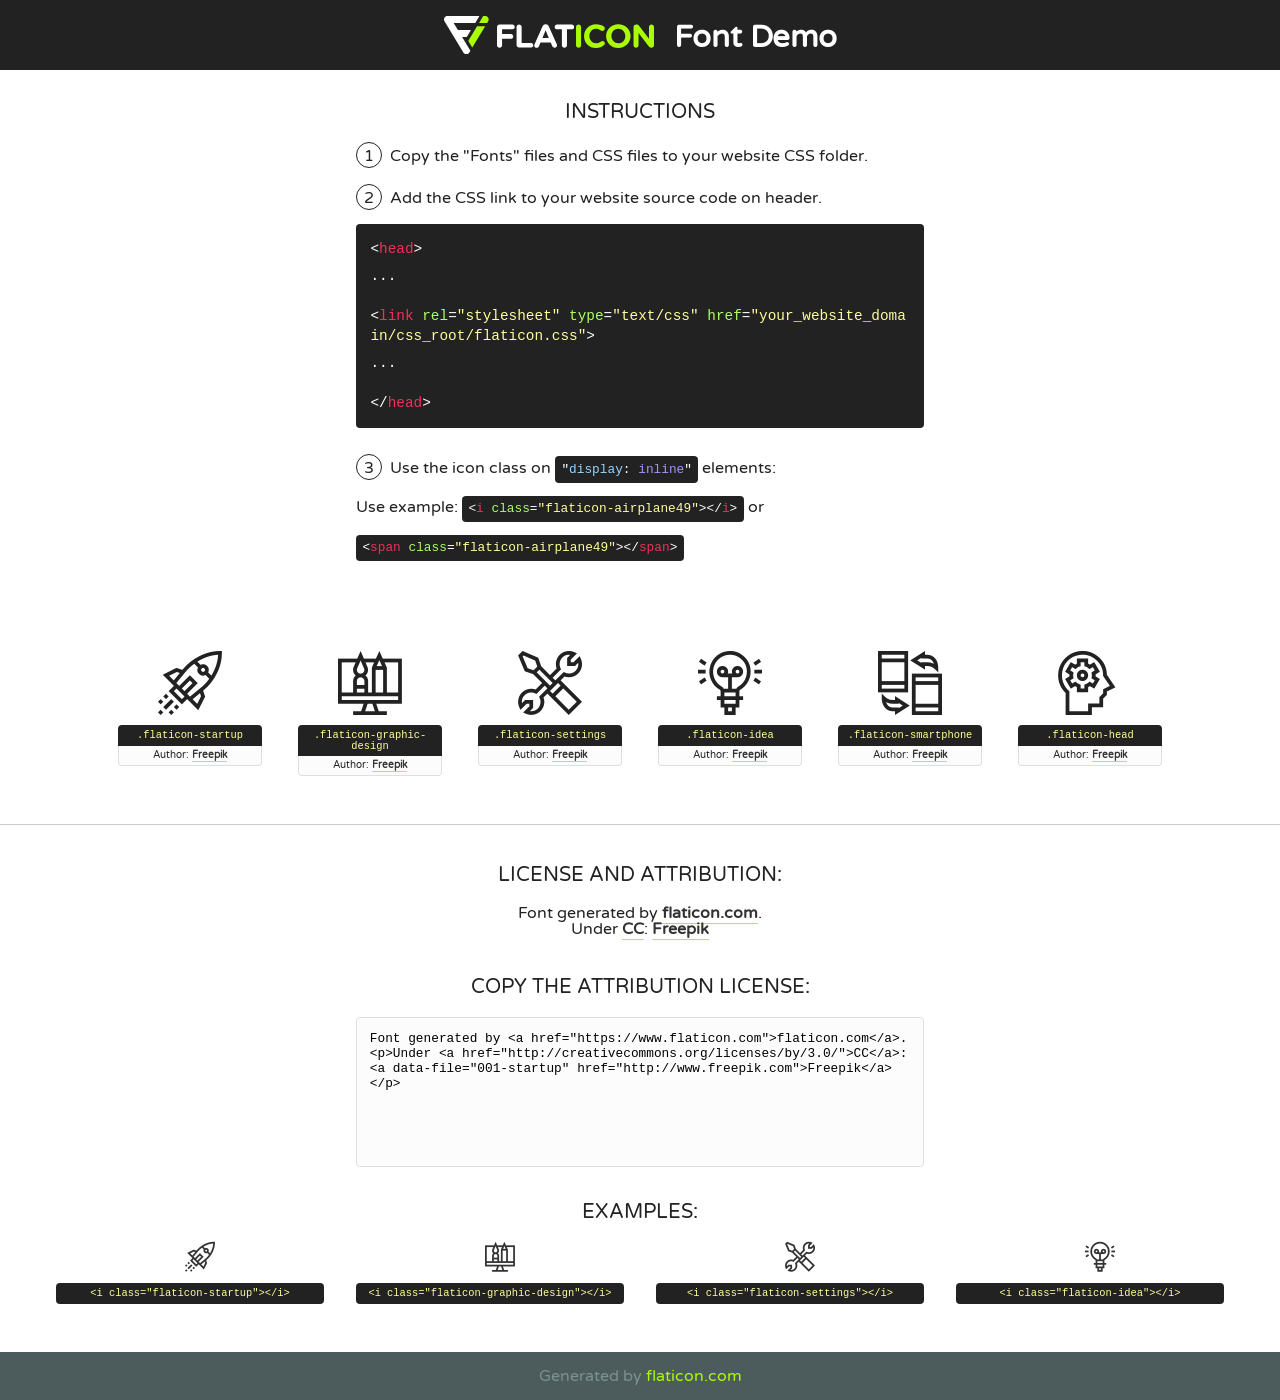
<file: services/fonts/flaticon/font/flaticon.html>
<!DOCTYPE html>
<!--
  Flaticon icon font: Flaticon
  Creation date: 03/04/2019 06:02
-->
<html>
<!DOCTYPE html>
<html>

<head>
    <title>Flaticon WebFont</title>
    <link href="http://fonts.googleapis.com/css?family=Varela+Round" rel="stylesheet" type="text/css" />
    <link rel="stylesheet" type="text/css" href="flaticon.css">
    <meta charset="UTF-8">
    <style>
    html, body, div, span, applet, object, iframe,
    h1, h2, h3, h4, h5, h6, p, blockquote, pre,
    a, abbr, acronym, address, big, cite, code,
    del, dfn, em, img, ins, kbd, q, s, samp,
    small, strike, strong, sub, sup, tt, var,
    b, u, i, center,
    dl, dt, dd, ol, ul, li,
    fieldset, form, label, legend,
    table, caption, tbody, tfoot, thead, tr, th, td,
    article, aside, canvas, details, embed, 
    figure, figcaption, footer, header, hgroup, 
    menu, nav, output, ruby, section, summary,
    time, mark, audio, video {
        margin: 0;
        padding: 0;
        border: 0;
        font-size: 100%;
        font: inherit;
        vertical-align: baseline;
    }
    /* HTML5 display-role reset for older browsers */
    article, aside, details, figcaption, figure, 
    footer, header, hgroup, menu, nav, section {
        display: block;
    }
    body {
        line-height: 1;
    }
    ol, ul {
        list-style: none;
    }
    blockquote, q {
        quotes: none;
    }
    blockquote:before, blockquote:after,
    q:before, q:after {
        content: '';
        content: none;
    }
    table {
        border-collapse: collapse;
        border-spacing: 0;
    }
    body {
        font-family: 'Varela Round', Helvetica, Arial, sans-serif;
        font-size: 16px;
        color: #222;
    }
    a {
        color: #333;
        border-bottom: 1px solid #a9fd00;
        font-weight: bold;
        text-decoration: none;
    }
    * {
        -moz-box-sizing: border-box;
        -webkit-box-sizing: border-box;
        box-sizing: border-box;
        margin: 0;
        padding: 0;
    }
    [class^="flaticon-"]:before, [class*=" flaticon-"]:before, [class^="flaticon-"]:after, [class*=" flaticon-"]:after {
        font-family: Flaticon;
        font-size: 30px;
        font-style: normal;
        margin-left: 20px;
        color: #333;
    }
    .wrapper {
        max-width: 600px;
        margin: auto;
        padding: 0 1em;
    }
    .title {
        font-size: 1.25em;
        text-align: center;
        margin-bottom: 1em;
        text-transform: uppercase;
    }
    header {
        text-align: center;
        background-color: #222;
        color: #fff;
        padding: 1em;
    }
    header .logo {
        width: 210px;
        height: 38px;
        display: inline-block;
        vertical-align: middle;
        margin-right: 1em;
        border: none;
    }
    header strong {
        font-size: 1.95em;
        font-weight: bold;
        vertical-align: middle;
        margin-top: 5px;
        display: inline-block;
    }
    .demo {
        margin: 2em auto;
        line-height: 1.25em;
    }
    .demo ul li {
        margin-bottom: 1em;
    }
    .demo ul li .num {
        color: #222;
        border-radius: 20px;
        display: inline-block;
        width: 26px;
        padding: 3px;
        height: 26px;
        text-align: center;
        margin-right: 0.5em;
        border: 1px solid #222;
    }
    .demo ul li code {
        background-color: #222;
        border-radius: 4px;
        padding: 0.25em 0.5em;
        display: inline-block;
        color: #fff;
        font-family: Consolas,Monaco,Lucida Console,Liberation Mono,DejaVu Sans Mono,Bitstream Vera Sans Mono,Courier New, monospace;
        font-weight: lighter;
        margin-top: 1em;
        font-size: 0.8em;
        word-break: break-all;
    }
    .demo ul li code.big {
        padding: 1em;
        font-size: 0.9em;
    }
    .demo ul li code .red {
        color: #EF3159;
    }
    .demo ul li code .green {
        color: #ACFF65;
    }
    .demo ul li code .yellow {
        color: #FFFF99;
    }
    .demo ul li code .blue {
        color: #99D3FF;
    }
    .demo ul li code .purple {
        color: #A295FF;
    }
    .demo ul li code .dots {
        margin-top: 0.5em;
        display: block;
    }
    #glyphs {
        border-bottom: 1px solid #ccc;
        padding: 2em 0;
        text-align: center;
    }
    .glyph {
        display: inline-block;
        width: 9em;
        margin: 1em;
        text-align: center;
        vertical-align: top;
        background: #FFF;
    }
    .glyph .glyph-icon {
        padding: 10px;
        display: block;
        font-family:"Flaticon";
        font-size: 64px;
        line-height: 1;
    }
    .glyph .glyph-icon:before {
        font-size: 64px;
        color: #222;
        margin-left: 0;
    }
    .class-name {
        font-size: 0.65em;
        background-color: #222;
        color: #fff;
        border-radius: 4px 4px 0 0;
        padding: 0.5em;
        color: #FFFF99;
        font-family: Consolas,Monaco,Lucida Console,Liberation Mono,DejaVu Sans Mono,Bitstream Vera Sans Mono,Courier New, monospace;
    }
    .author-name {
        font-size: 0.6em;
        background-color: #fcfcfd;
        border: 1px solid #DEDEE4;
        border-top: 0;
        border-radius: 0 0 4px 4px;
        padding: 0.5em;
    }
    .class-name:last-child {
        font-size: 10px;
        color:#888;
    }
    .class-name:last-child a {
        font-size: 10px;
        color:#555;
    }
    .class-name:last-child a:hover {
        color:#a9fd00;
    }
    .glyph > input {
        display: block;
        width: 100px;
        margin: 5px auto;
        text-align: center;
        font-size: 12px;
        cursor: text;
    }
    .glyph > input.icon-input {
        font-family:"Flaticon";
        font-size: 16px;
        margin-bottom: 10px;
    }
    .attribution .title {
        margin-top: 2em;
    }
    .attribution textarea {
        background-color: #fcfcfd;
        padding: 1em;
        border: none;
        box-shadow: none;
        border: 1px solid #DEDEE4;
        border-radius: 4px;
        resize: none;
        width: 100%;
        height: 150px;
        font-size: 0.8em;
        font-family: Consolas,Monaco,Lucida Console,Liberation Mono,DejaVu Sans Mono,Bitstream Vera Sans Mono,Courier New, monospace;
        -webkit-appearance: none;
    }
    .iconsuse {
        margin: 2em auto;
        text-align: center;
        max-width: 1200px;
    }
    .iconsuse:after {
        content: '';
        display: table;
        clear: both;
    }
    .iconsuse .image {
        float: left;
        width: 25%;
        padding: 0 1em;
    }
    .iconsuse .image p {
        margin-bottom: 1em;
    }
    .iconsuse .image span {
        display: block;
        font-size: 0.65em;
        background-color: #222;
        color: #fff;
        border-radius: 4px;
        padding: 0.5em;
        color: #FFFF99;
        margin-top: 1em;
        font-family: Consolas,Monaco,Lucida Console,Liberation Mono,DejaVu Sans Mono,Bitstream Vera Sans Mono,Courier New, monospace;
    }
    #footer {
        text-align: center;
        background-color: #4C5B5C;
        color: #7c9192;
        padding: 1em;
    }
    #footer a {
        border: none;
        color: #a9fd00;
        font-weight: normal;
    }
    @media (max-width: 960px) {
        .iconsuse .image {
            width: 50%;
        }
    }
    @media (max-width: 560px) {
        .iconsuse .image {
            width: 100%;
        }
    }
    </style>
</head>

<body class="characters-off">

    <header>
        <a href="https://www.flaticon.com" target="_blank" class="logo">
            <svg version="1.1" xmlns="http://www.w3.org/2000/svg" xmlns:xlink="http://www.w3.org/1999/xlink" xmlns:a="http://ns.adobe.com/AdobeSVGViewerExtensions/3.0/" viewBox="0 0 560.875 102.036" enable-background="new 0 0 560.875 102.036" xml:space="preserve">
                <defs>
                </defs>
                <g>
                    <g class="letters">
                        <path fill="#ffffff" d="M141.596,29.675c0-3.777,2.985-6.767,6.764-6.767h34.438c3.426,0,6.15,2.728,6.15,6.15
                        c0,3.43-2.724,6.149-6.15,6.149h-27.674v13.091h23.719c3.429,0,6.151,2.724,6.151,6.15c0,3.43-2.723,6.149-6.151,6.149h-23.719
                        v17.574c0,3.773-2.986,6.761-6.764,6.761c-3.779,0-6.764-2.989-6.764-6.761V29.675z"></path>
                        <path fill="#ffffff" d="M193.844,29.149c0-3.781,2.985-6.767,6.764-6.767c3.776,0,6.763,2.985,6.763,6.767v42.957h25.039
                        c3.426,0,6.149,2.726,6.149,6.153c0,3.425-2.723,6.15-6.149,6.15h-31.802c-3.779,0-6.764-2.986-6.764-6.768V29.149z"></path>
                        <path fill="#ffffff" d="M241.891,75.71l21.438-48.407c1.492-3.341,4.215-5.357,7.906-5.357h0.792
                        c3.686,0,6.323,2.017,7.815,5.357l21.439,48.407c0.436,0.967,0.701,1.845,0.701,2.723c0,3.602-2.809,6.501-6.414,6.501
                        c-3.161,0-5.269-1.845-6.499-4.655l-4.132-9.661h-27.059l-4.301,10.102c-1.144,2.631-3.426,4.214-6.237,4.214
                        c-3.517,0-6.24-2.81-6.24-6.325C241.1,77.64,241.451,76.677,241.891,75.71z M279.932,58.666l-8.521-20.297l-8.526,20.297H279.932
                        z"></path>
                        <path fill="#ffffff" d="M314.864,35.387H301.86c-3.429,0-6.239-2.813-6.239-6.238c0-3.429,2.811-6.24,6.239-6.24h39.533
                        c3.426,0,6.237,2.811,6.237,6.24c0,3.425-2.811,6.238-6.237,6.238h-13.001v42.785c0,3.773-2.99,6.761-6.764,6.761
                        c-3.779,0-6.764-2.989-6.764-6.761V35.387z"></path>
                        <path fill="#A9FD00" d="M352.615,29.149c0-3.781,2.985-6.767,6.767-6.767c3.774,0,6.761,2.985,6.761,6.767v49.024
                        c0,3.773-2.987,6.761-6.761,6.761c-3.781,0-6.767-2.989-6.767-6.761V29.149z"></path>
                        <path fill="#A9FD00" d="M374.132,53.836v-0.179c0-17.481,13.178-31.801,32.065-31.801c9.22,0,15.459,2.458,20.557,6.238
                        c1.402,1.054,2.637,2.985,2.637,5.357c0,3.692-2.985,6.59-6.681,6.59c-1.845,0-3.071-0.702-4.044-1.319
                        c-3.776-2.813-7.729-4.393-12.562-4.393c-10.364,0-17.831,8.611-17.831,19.154v0.173c0,10.542,7.291,19.329,17.831,19.329
                        c5.715,0,9.492-1.756,13.359-4.834c1.049-0.874,2.458-1.491,4.039-1.491c3.429,0,6.325,2.813,6.325,6.236
                        c0,2.106-1.056,3.78-2.282,4.834c-5.539,4.834-12.036,7.733-21.878,7.733C387.572,85.464,374.132,71.493,374.132,53.836z"></path>
                        <path fill="#A9FD00" d="M433.009,53.836v-0.179c0-17.481,13.79-31.801,32.766-31.801c18.981,0,32.592,14.143,32.592,31.628v0.173
                        c0,17.483-13.785,31.807-32.769,31.807C446.625,85.464,433.009,71.32,433.009,53.836z M484.224,53.836v-0.179
                        c0-10.539-7.725-19.326-18.626-19.326c-10.893,0-18.449,8.611-18.449,19.154v0.173c0,10.542,7.73,19.329,18.626,19.329
                        C476.676,72.986,484.224,64.378,484.224,53.836z"></path>
                        <path fill="#A9FD00" d="M506.233,29.321c0-3.774,2.99-6.763,6.767-6.763h1.401c3.252,0,5.183,1.583,7.029,3.953l26.093,34.265
                        V29.059c0-3.692,2.99-6.677,6.681-6.677c3.683,0,6.671,2.985,6.671,6.677v48.934c0,3.78-2.987,6.765-6.764,6.765h-0.436
                        c-3.257,0-5.188-1.581-7.034-3.953l-27.056-35.492v32.944c0,3.687-2.985,6.676-6.678,6.676c-3.683,0-6.673-2.989-6.673-6.676
                        V29.321z"></path>
                    </g>
                    <g class="insignia">
                        <path fill="#ffffff" d="M48.372,56.137h12.517l11.156-18.537H37.186L25.688,18.539h57.825L94.668,0H9.271
                        C5.925,0,2.842,1.801,1.198,4.716c-1.644,2.907-1.593,6.482,0.134,9.343l50.38,83.501c1.678,2.781,4.689,4.476,7.938,4.476
                        c3.246,0,6.257-1.695,7.935-4.476l2.898-4.804L48.372,56.137z"></path>
                        <g class="i">
                            <path fill="#A9FD00" d="M93.575,18.539h0.031v0.004l21.652,0.004l2.705-4.488c1.727-2.861,1.778-6.436,0.133-9.343
                            C116.454,1.801,113.371,0,110.026,0h-5.294L93.575,18.539z"></path>
                            <polygon fill="#A9FD00" points="88.291,27.356 64.725,66.486 75.519,84.404 109.942,27.356"></polygon>
                        </g>
                    </g>
                </g>
            </svg>
        </a>
        <strong>Font Demo</strong>
    </header>


    <section class="demo wrapper">

        <p class="title">Instructions</p>

        <ul>
            <li>
                <span class="num">1</span>Copy the "Fonts" files and CSS files to your website CSS folder.
            </li>
            <li>
                <span class="num">2</span>Add the CSS link to your website source code on header.
                <code class="big">
                    &lt;<span class="red">head</span>&gt;
                    <br/><span class="dots">...</span>
                    <br/>&lt;<span class="red">link</span> <span class="green">rel</span>=<span class="yellow">"stylesheet"</span> <span class="green">type</span>=<span class="yellow">"text/css"</span> <span class="green">href</span>=<span class="yellow">"your_website_domain/css_root/flaticon.css"</span>&gt;
                    <br/><span class="dots">...</span>
                    <br/>&lt;/<span class="red">head</span>&gt;
                </code>
            </li>

            <li>
                <p>
                    <span class="num">3</span>Use the icon class on <code>"<span class="blue">display</span>:<span class="purple"> inline</span>"</code> elements:
                    <br />
                    Use example: <code>&lt;<span class="red">i</span> <span class="green">class</span>=<span class="yellow">&quot;flaticon-airplane49&quot;</span>&gt;&lt;/<span class="red">i</span>&gt;</code> or <code>&lt;<span class="red">span</span> <span class="green">class</span>=<span class="yellow">&quot;flaticon-airplane49&quot;</span>&gt;&lt;/<span class="red">span</span>&gt;</code>
            </li>
        </ul>

    </section>




   <section id="glyphs">          
    
      
        <div class="glyph"><div class="glyph-icon flaticon-startup"></div>
            <div class="class-name">.flaticon-startup</div>
            <div class="author-name">Author: <a data-file="001-startup" href="http://www.freepik.com">Freepik</a> </div> 
        </div>        
        
        <div class="glyph"><div class="glyph-icon flaticon-graphic-design"></div>
            <div class="class-name">.flaticon-graphic-design</div>
            <div class="author-name">Author: <a data-file="002-graphic-design" href="http://www.freepik.com">Freepik</a> </div> 
        </div>        
        
        <div class="glyph"><div class="glyph-icon flaticon-settings"></div>
            <div class="class-name">.flaticon-settings</div>
            <div class="author-name">Author: <a data-file="003-settings" href="http://www.freepik.com">Freepik</a> </div> 
        </div>        
        
        <div class="glyph"><div class="glyph-icon flaticon-idea"></div>
            <div class="class-name">.flaticon-idea</div>
            <div class="author-name">Author: <a data-file="004-idea" href="http://www.freepik.com">Freepik</a> </div> 
        </div>        
        
        <div class="glyph"><div class="glyph-icon flaticon-smartphone"></div>
            <div class="class-name">.flaticon-smartphone</div>
            <div class="author-name">Author: <a data-file="005-smartphone" href="http://www.freepik.com">Freepik</a> </div> 
        </div>        
        
        <div class="glyph"><div class="glyph-icon flaticon-head"></div>
            <div class="class-name">.flaticon-head</div>
            <div class="author-name">Author: <a data-file="006-head" href="http://www.freepik.com">Freepik</a> </div> 
        </div>        
        

    </section>



    <section class="attribution wrapper"   style="text-align:center;">

      <div class="title">License and attribution:</div><div class="attrDiv">Font generated by <a href="https://www.flaticon.com">flaticon.com</a>. <div><p>Under <a href="http://creativecommons.org/licenses/by/3.0/">CC</a>: <a data-file="001-startup" href="http://www.freepik.com">Freepik</a></p>  </div>
      </div>
      <div class="title">Copy the Attribution License:</div>

    <textarea onclick="this.focus();this.select();">Font generated by &lt;a href=&quot;https://www.flaticon.com&quot;&gt;flaticon.com&lt;/a&gt;. <p>Under <a href="http://creativecommons.org/licenses/by/3.0/">CC</a>: <a data-file="001-startup" href="http://www.freepik.com">Freepik</a></p>  
     </textarea>

    </section>

    <section class="iconsuse">

          <div class="title">Examples:</div>            
             
            <div class="image">
                <p>
                    <i class="glyph-icon flaticon-startup"></i> 
                    <span>&lt;i class=&quot;flaticon-startup&quot;&gt;&lt;/i&gt;</span>
                </p>
            </div>
            
            <div class="image">
                <p>
                    <i class="glyph-icon flaticon-graphic-design"></i> 
                    <span>&lt;i class=&quot;flaticon-graphic-design&quot;&gt;&lt;/i&gt;</span>
                </p>
            </div>
            
            <div class="image">
                <p>
                    <i class="glyph-icon flaticon-settings"></i> 
                    <span>&lt;i class=&quot;flaticon-settings&quot;&gt;&lt;/i&gt;</span>
                </p>
            </div>
            
            <div class="image">
                <p>
                    <i class="glyph-icon flaticon-idea"></i> 
                    <span>&lt;i class=&quot;flaticon-idea&quot;&gt;&lt;/i&gt;</span>
                </p>
            </div>
                       
        </div>
                            
    </section>

<div id="footer">
    <div>Generated by <a href="https://www.flaticon.com">flaticon.com</a>
    </div>
</div>



</body>
</html>
</file>
<file: index.css>
/* ============================================
   AppStudioLB - Company Introduction Page
   ============================================ */

:root {
    --color-bg-primary: #0a0a1a;
    --color-bg-secondary: #0f0f2d;
    --color-bg-card: rgba(20, 20, 50, 0.6);
    --color-bg-card-hover: rgba(30, 30, 70, 0.8);
    --color-primary: #6366f1;
    --color-primary-light: #818cf8;
    --color-secondary: #8b5cf6;
    --color-accent: #22d3ee;
    --color-accent-green: #10b981;
    --color-accent-orange: #f59e0b;
    --color-accent-pink: #ec4899;
    --color-text-primary: #ffffff;
    --color-text-secondary: rgba(255, 255, 255, 0.7);
    --color-text-muted: rgba(255, 255, 255, 0.5);
    --gradient-primary: linear-gradient(135deg, #6366f1 0%, #8b5cf6 50%, #a855f7 100%);
    --gradient-hero: linear-gradient(180deg, #0a0a1a 0%, #1a1a3a 50%, #0a0a1a 100%);
    --gradient-card: linear-gradient(145deg, rgba(99, 102, 241, 0.1) 0%, rgba(139, 92, 246, 0.05) 100%);
    --font-family: 'Inter', -apple-system, BlinkMacSystemFont, 'Segoe UI', sans-serif;
    --spacing-xs: 0.5rem;
    --spacing-sm: 1rem;
    --spacing-md: 1.5rem;
    --spacing-lg: 2rem;
    --spacing-xl: 3rem;
    --spacing-2xl: 4rem;
    --spacing-3xl: 6rem;
    --radius-sm: 8px;
    --radius-md: 12px;
    --radius-lg: 16px;
    --radius-xl: 24px;
    --radius-full: 9999px;
    --shadow-glow: 0 0 40px rgba(99, 102, 241, 0.3);
    --transition-fast: 150ms ease;
    --transition-base: 250ms ease;
}

*,
*::before,
*::after {
    box-sizing: border-box;
    margin: 0;
    padding: 0;
}

html {
    scroll-behavior: smooth;
}

body {
    font-family: var(--font-family);
    background: var(--color-bg-primary);
    color: var(--color-text-primary);
    line-height: 1.6;
    overflow-x: hidden;
}

.container {
    width: 100%;
    max-width: 1200px;
    margin: 0 auto;
    padding: 0 var(--spacing-md);
}

.lang-toggle {
    position: fixed;
    top: var(--spacing-md);
    right: var(--spacing-md);
    z-index: 1000;
    display: flex;
    align-items: center;
    gap: var(--spacing-xs);
    padding: var(--spacing-xs) var(--spacing-sm);
    background: var(--color-bg-card);
    backdrop-filter: blur(10px);
    border: 1px solid rgba(255, 255, 255, 0.1);
    border-radius: var(--radius-full);
    color: var(--color-text-primary);
    font-size: 0.875rem;
    font-weight: 500;
    cursor: pointer;
    transition: all var(--transition-base);
}

.lang-toggle:hover {
    background: var(--color-bg-card-hover);
    border-color: var(--color-primary);
    box-shadow: var(--shadow-glow);
    transform: translateY(-2px);
}

.hero {
    position: relative;
    min-height: 100vh;
    display: flex;
    flex-direction: column;
    align-items: center;
    justify-content: center;
    padding: var(--spacing-3xl) var(--spacing-md);
    text-align: center;
    overflow: hidden;
}

.hero-bg {
    position: absolute;
    inset: 0;
    background: url('images/hero-bg.png') center center / cover no-repeat;
    z-index: -2;
    transform: scale(1.05);
    transform-origin: center;
    will-change: transform;
    animation: heroBgDrift 26s ease-in-out infinite alternate;
}

.hero-bg::after {
    content: '';
    position: absolute;
    inset: 0;
    background: linear-gradient(180deg, rgba(10, 10, 26, 0.7) 0%, rgba(10, 10, 26, 0.5) 50%, rgba(10, 10, 26, 0.9) 100%);
}

.hero-bg::before {
    content: '';
    position: absolute;
    inset: 0;
    background: radial-gradient(ellipse 80% 50% at 50% -20%, rgba(99, 102, 241, 0.4), transparent),
        radial-gradient(ellipse 60% 40% at 80% 60%, rgba(139, 92, 246, 0.3), transparent);
    z-index: 1;
    animation: heroGlowDrift 20s ease-in-out infinite alternate;
}

.hero-content {
    position: relative;
    z-index: 1;
}

.logo {
    font-size: clamp(2.5rem, 8vw, 4rem);
    font-weight: 800;
    letter-spacing: -0.02em;
}

.logo-text {
    color: var(--color-text-primary);
}

.logo-highlight {
    background: var(--gradient-primary);
    -webkit-background-clip: text;
    -webkit-text-fill-color: transparent;
    background-clip: text;
}

.logo-accent {
    color: var(--color-accent);
}

.hero-title {
    font-size: clamp(1.5rem, 5vw, 2.5rem);
    font-weight: 700;
    margin-bottom: var(--spacing-sm);
}

.hero-subtitle {
    font-size: clamp(1rem, 3vw, 1.25rem);
    color: var(--color-text-secondary);
    max-width: 600px;
    margin: 0 auto var(--spacing-xl);
}

.hero-badges {
    display: flex;
    flex-wrap: wrap;
    justify-content: center;
    gap: var(--spacing-sm);
}

.badge {
    display: inline-flex;
    align-items: center;
    gap: var(--spacing-xs);
    padding: var(--spacing-xs) var(--spacing-md);
    color: var(--color-text-primary);
    background: var(--color-bg-card);
    backdrop-filter: blur(10px);
    border: 1px solid rgba(255, 255, 255, 0.1);
    border-radius: var(--radius-full);
    font-size: 0.875rem;
    font-weight: 500;
    transition: all var(--transition-base);
}

.badge:hover {
    border-color: var(--color-primary);
    transform: translateY(-2px);
}

.platform-filter {
    appearance: none;
    font-family: inherit;
    cursor: pointer;
}

.platform-filter:focus-visible {
    outline: 2px solid var(--color-accent);
    outline-offset: 3px;
}

.platform-filter.active {
    border-color: rgba(99, 102, 241, 0.9);
    background: rgba(99, 102, 241, 0.18);
    box-shadow: var(--shadow-glow);
}

.badge-icon {
    width: 18px;
    height: 18px;
    opacity: 0.8;
}

.scroll-indicator {
    position: absolute;
    bottom: var(--spacing-lg);
    left: 50%;
    transform: translateX(-50%);
    animation: bounce 2s infinite;
}

.scroll-arrow {
    width: 24px;
    height: 24px;
    border-right: 2px solid var(--color-text-muted);
    border-bottom: 2px solid var(--color-text-muted);
    transform: rotate(45deg);
}

@keyframes bounce {

    0%,
    20%,
    50%,
    80%,
    100% {
        transform: translateX(-50%) translateY(0);
    }

    40% {
        transform: translateX(-50%) translateY(-10px);
    }

    60% {
        transform: translateX(-50%) translateY(-5px);
    }
}

@keyframes heroBgDrift {
    0% {
        transform: scale(1.05) translate3d(0, 0, 0);
    }

    50% {
        transform: scale(1.08) translate3d(-1.2%, 0.8%, 0);
    }

    100% {
        transform: scale(1.06) translate3d(1%, -0.9%, 0);
    }
}

@keyframes heroGlowDrift {
    0% {
        transform: translate3d(0, 0, 0) scale(1);
    }

    100% {
        transform: translate3d(1.4%, -1%, 0) scale(1.03);
    }
}

.animate-fade-in {
    animation: fadeInUp 0.8s ease forwards;
}

.animate-fade-in-delay-1 {
    animation: fadeInUp 0.8s ease 0.2s forwards;
    opacity: 0;
}

.animate-fade-in-delay-2 {
    animation: fadeInUp 0.8s ease 0.4s forwards;
    opacity: 0;
}

.animate-fade-in-delay-3 {
    animation: fadeInUp 0.8s ease 0.6s forwards;
    opacity: 0;
}

@keyframes fadeInUp {
    from {
        opacity: 0;
        transform: translateY(30px);
    }

    to {
        opacity: 1;
        transform: translateY(0);
    }
}

section {
    padding: var(--spacing-3xl) 0;
}

.section-title {
    font-size: clamp(1.75rem, 4vw, 2.5rem);
    font-weight: 700;
    text-align: center;
    margin-bottom: var(--spacing-sm);
    background: var(--gradient-primary);
    -webkit-background-clip: text;
    -webkit-text-fill-color: transparent;
    background-clip: text;
}

.section-subtitle {
    text-align: center;
    color: var(--color-text-secondary);
    font-size: 1.1rem;
    max-width: 600px;
    margin: 0 auto var(--spacing-2xl);
}

.services {
    background: var(--color-bg-secondary);
}

.services-grid {
    display: grid;
    grid-template-columns: repeat(auto-fit, minmax(300px, 1fr));
    gap: var(--spacing-lg);
}

.service-card {
    background: var(--gradient-card);
    backdrop-filter: blur(10px);
    border: 1px solid rgba(255, 255, 255, 0.08);
    border-radius: var(--radius-lg);
    padding: var(--spacing-xl);
    transition: all var(--transition-base);
}

.service-card:hover {
    transform: translateY(-8px);
    border-color: var(--color-primary);
    box-shadow: var(--shadow-glow);
}

.service-icon {
    width: 64px;
    height: 64px;
    display: flex;
    align-items: center;
    justify-content: center;
    border-radius: var(--radius-md);
    margin-bottom: var(--spacing-md);
}

.service-icon svg {
    width: 32px;
    height: 32px;
}

.mobile-icon {
    background: linear-gradient(135deg, rgba(34, 211, 238, 0.2), rgba(34, 211, 238, 0.05));
    color: var(--color-accent);
}

.web-icon {
    background: linear-gradient(135deg, rgba(139, 92, 246, 0.2), rgba(139, 92, 246, 0.05));
    color: var(--color-secondary);
}

.service-title {
    font-size: 1.25rem;
    font-weight: 600;
    margin-bottom: var(--spacing-xs);
}

.service-desc {
    color: var(--color-text-secondary);
    font-size: 0.95rem;
    margin-bottom: var(--spacing-md);
}

.service-tags {
    display: flex;
    flex-wrap: wrap;
    gap: var(--spacing-xs);
}

.tag {
    padding: 4px 12px;
    background: rgba(255, 255, 255, 0.05);
    border-radius: var(--radius-full);
    font-size: 0.75rem;
    color: var(--color-text-muted);
}

.portfolio {
    background: var(--color-bg-primary);
}

.portfolio-grid {
    display: grid;
    grid-template-columns: repeat(auto-fit, minmax(320px, 1fr));
    gap: var(--spacing-lg);
}

.portfolio-filters {
    display: flex;
    flex-wrap: wrap;
    justify-content: center;
    gap: var(--spacing-sm);
    margin-bottom: var(--spacing-lg);
}

.portfolio-card {
    position: relative;
    background: var(--gradient-card);
    backdrop-filter: blur(10px);
    border: 1px solid rgba(255, 255, 255, 0.08);
    border-radius: var(--radius-lg);
    transition: all var(--transition-base);
    overflow: hidden;
    display: flex;
    flex-direction: column;
}

.portfolio-card.is-hidden {
    display: none;
}

.card-screenshot {
    position: relative;
    width: 100%;
    height: 200px;
    overflow: hidden;
    border-radius: var(--radius-lg) var(--radius-lg) 0 0;
    background: linear-gradient(135deg, rgba(99, 102, 241, 0.1), rgba(139, 92, 246, 0.05));
}

.card-screenshot-placeholder {
    display: flex;
    align-items: flex-end;
}

.card-screenshot img {
    width: 100%;
    height: 100%;
    object-fit: cover;
    transition: transform 0.5s ease;
}

.portfolio-card:hover .card-screenshot img {
    transform: scale(1.1);
}

.card-screenshot::after {
    content: '';
    position: absolute;
    bottom: 0;
    left: 0;
    right: 0;
    height: 60px;
    background: linear-gradient(to top, rgba(10, 10, 26, 0.9), transparent);
    pointer-events: none;
}

.card-content {
    padding: var(--spacing-lg);
    flex: 1;
    display: flex;
    flex-direction: column;
}

.portfolio-card:hover {
    transform: translateY(-8px);
    border-color: var(--color-primary);
    box-shadow: var(--shadow-glow);
}

.portfolio-card.featured {
    border-color: rgba(99, 102, 241, 0.3);
}

.portfolio-card.featured::before {
    content: '';
    position: absolute;
    top: 0;
    left: 0;
    right: 0;
    height: 3px;
    background: var(--gradient-primary);
}

.portfolio-card.in-dev {
    border-style: dashed;
    border-color: rgba(255, 255, 255, 0.15);
}

.dev-badge {
    position: absolute;
    top: var(--spacing-sm);
    right: var(--spacing-sm);
    padding: 4px 10px;
    background: rgba(245, 158, 11, 0.2);
    border: 1px solid rgba(245, 158, 11, 0.4);
    border-radius: var(--radius-full);
    font-size: 0.7rem;
    font-weight: 600;
    color: var(--color-accent-orange);
    text-transform: uppercase;
    letter-spacing: 0.05em;
}

.card-header {
    display: flex;
    align-items: flex-start;
    justify-content: space-between;
    margin-bottom: var(--spacing-md);
}

.app-icon {
    width: 56px;
    height: 56px;
    display: flex;
    align-items: center;
    justify-content: center;
    border-radius: var(--radius-md);
    font-size: 1.75rem;
}

.app-icon img {
    width: 100%;
    height: 100%;
    object-fit: cover;
    border-radius: inherit;
}

.voice-match-icon {
    background: linear-gradient(135deg, rgba(236, 72, 153, 0.2), rgba(236, 72, 153, 0.05));
}

.wheelcha-icon {
    background: linear-gradient(135deg, rgba(14, 165, 233, 0.22), rgba(245, 158, 11, 0.08));
}

.vomegle-icon {
    background: linear-gradient(135deg, rgba(217, 70, 239, 0.24), rgba(6, 182, 212, 0.08));
}

.dabo-icon {
    background: linear-gradient(135deg, rgba(16, 185, 129, 0.2), rgba(16, 185, 129, 0.05));
}

.ai-selector-icon {
    background: linear-gradient(135deg, rgba(99, 102, 241, 0.2), rgba(99, 102, 241, 0.05));
}

.kakao-icon {
    background: linear-gradient(135deg, rgba(250, 204, 21, 0.2), rgba(250, 204, 21, 0.05));
}

.pickbot-icon {
    background: linear-gradient(135deg, rgba(139, 92, 246, 0.2), rgba(139, 92, 246, 0.05));
}

.k-bite-icon {
    background: linear-gradient(135deg, rgba(249, 115, 22, 0.24), rgba(245, 158, 11, 0.08));
}

.k-bite-screenshot {
    background:
        radial-gradient(circle at top right, rgba(250, 204, 21, 0.22), transparent 35%),
        linear-gradient(135deg, rgba(154, 52, 18, 0.9), rgba(30, 41, 59, 0.95));
}

.food-wont-come-card-screenshot {
    background: rgb(238, 242, 236);
}

.food-wont-come-card-screenshot img {
    object-fit: cover;
    object-position: top center;
}

.wheelcha-card-screenshot {
    background: rgb(3, 7, 18);
}

.wheelcha-card-screenshot img {
    box-sizing: border-box;
    object-fit: contain;
    padding: 10px;
}

.scrinova-icon {
    background: linear-gradient(135deg, rgba(6, 182, 212, 0.24), rgba(99, 102, 241, 0.08));
}

.scrinova-screenshot {
    background:
        radial-gradient(circle at top right, rgba(6, 182, 212, 0.22), transparent 35%),
        linear-gradient(135deg, rgba(15, 118, 110, 0.85), rgba(30, 41, 59, 0.95));
}

.app-preview-copy {
    position: relative;
    z-index: 1;
    display: flex;
    flex-direction: column;
    gap: 6px;
    padding: var(--spacing-lg);
}

.app-preview-copy strong {
    font-size: 1.8rem;
    font-weight: 700;
    letter-spacing: -0.04em;
}

.app-preview-copy span {
    font-size: 0.95rem;
    color: rgba(255, 255, 255, 0.78);
}

.platform-badge {
    display: inline-flex;
    align-items: center;
    gap: 4px;
    padding: 4px 8px;
    border-radius: var(--radius-sm);
    font-size: 0.7rem;
    font-weight: 500;
}

.platform-badge.android {
    background: rgba(16, 185, 129, 0.15);
    color: var(--color-accent-green);
}

.platform-badge.ios {
    background: rgba(99, 102, 241, 0.15);
    color: var(--color-primary-light);
}

.platform-badge.web {
    background: rgba(34, 211, 238, 0.15);
    color: var(--color-accent);
}

.platform-badges {
    display: flex;
    gap: 6px;
}

.card-title {
    font-size: 1.1rem;
    font-weight: 600;
    margin-bottom: var(--spacing-xs);
}

.card-desc {
    color: var(--color-text-secondary);
    font-size: 0.9rem;
    margin-bottom: var(--spacing-md);
    line-height: 1.5;
}

.card-highlight {
    display: inline-flex;
    align-items: center;
    gap: 6px;
    padding: 6px 12px;
    background: rgba(245, 158, 11, 0.1);
    border-radius: var(--radius-full);
    font-size: 0.8rem;
    color: var(--color-accent-orange);
    margin-bottom: var(--spacing-md);
}

.card-link {
    display: inline-flex;
    align-items: center;
    gap: 6px;
    color: var(--color-primary-light);
    text-decoration: none;
    font-size: 0.9rem;
    font-weight: 500;
    transition: all var(--transition-fast);
}

.card-link:hover {
    color: var(--color-accent);
    gap: 10px;
}

.play-store-link::before,
.app-store-link::before {
    width: 16px;
    height: 16px;
    flex: 0 0 16px;
    background: currentColor;
}

.play-store-link::before,
.app-store-link::before {
    content: '';
    display: inline-block;
    -webkit-mask-repeat: no-repeat;
    mask-repeat: no-repeat;
    -webkit-mask-position: center;
    mask-position: center;
    -webkit-mask-size: contain;
    mask-size: contain;
}

.play-store-link::before {
    -webkit-mask-image: url("data:image/svg+xml,%3Csvg viewBox='0 0 24 24' xmlns='http://www.w3.org/2000/svg'%3E%3Cpath d='M3.61 20.39c-.24-.25-.37-.61-.37-1.07V4.68c0-.46.13-.82.37-1.07L12.25 12 3.61 20.39Zm11.36-5.69L5.76 22.02c.34.08.72.02 1.11-.2l10.75-6.15-2.65-.97Zm3.85-1.8c.73-.42.73-1.38 0-1.8l-2.54-1.45L13.55 12l2.73 2.35 2.54-1.45ZM5.76 1.98l9.21 7.32 2.65-.97L6.87 2.18c-.39-.22-.77-.28-1.11-.2Z'/%3E%3C/svg%3E");
    mask-image: url("data:image/svg+xml,%3Csvg viewBox='0 0 24 24' xmlns='http://www.w3.org/2000/svg'%3E%3Cpath d='M3.61 20.39c-.24-.25-.37-.61-.37-1.07V4.68c0-.46.13-.82.37-1.07L12.25 12 3.61 20.39Zm11.36-5.69L5.76 22.02c.34.08.72.02 1.11-.2l10.75-6.15-2.65-.97Zm3.85-1.8c.73-.42.73-1.38 0-1.8l-2.54-1.45L13.55 12l2.73 2.35 2.54-1.45ZM5.76 1.98l9.21 7.32 2.65-.97L6.87 2.18c-.39-.22-.77-.28-1.11-.2Z'/%3E%3C/svg%3E");
}

.app-store-link::before {
    -webkit-mask-image: url("data:image/svg+xml,%3Csvg viewBox='0 0 24 24' xmlns='http://www.w3.org/2000/svg'%3E%3Cpath d='M18.71 19.5c-.83 1.24-1.71 2.45-3.05 2.47-1.34.03-1.77-.79-3.29-.79-1.53 0-2 .77-3.27.82-1.31.05-2.3-1.32-3.14-2.53C4.25 17 2.94 12.45 4.7 9.39c.87-1.52 2.43-2.48 4.12-2.51 1.28-.02 2.5.87 3.29.87.78 0 2.26-1.07 3.81-.91.65.03 2.47.26 3.64 1.98-.09.06-2.17 1.28-2.15 3.81.03 3.02 2.65 4.03 2.68 4.04-.03.07-.42 1.44-1.38 2.83ZM13 3.5c.73-.83 1.94-1.46 2.94-1.5.13 1.17-.34 2.35-1.04 3.19-.69.85-1.83 1.51-2.95 1.42-.15-1.15.41-2.35 1.05-3.11Z'/%3E%3C/svg%3E");
    mask-image: url("data:image/svg+xml,%3Csvg viewBox='0 0 24 24' xmlns='http://www.w3.org/2000/svg'%3E%3Cpath d='M18.71 19.5c-.83 1.24-1.71 2.45-3.05 2.47-1.34.03-1.77-.79-3.29-.79-1.53 0-2 .77-3.27.82-1.31.05-2.3-1.32-3.14-2.53C4.25 17 2.94 12.45 4.7 9.39c.87-1.52 2.43-2.48 4.12-2.51 1.28-.02 2.5.87 3.29.87.78 0 2.26-1.07 3.81-.91.65.03 2.47.26 3.64 1.98-.09.06-2.17 1.28-2.15 3.81.03 3.02 2.65 4.03 2.68 4.04-.03.07-.42 1.44-1.38 2.83ZM13 3.5c.73-.83 1.94-1.46 2.94-1.5.13 1.17-.34 2.35-1.04 3.19-.69.85-1.83 1.51-2.95 1.42-.15-1.15.41-2.35 1.05-3.11Z'/%3E%3C/svg%3E");
}

.card-links {
    display: flex;
    flex-direction: column;
    align-items: flex-start;
    gap: 8px;
}

.coming-soon {
    display: inline-block;
    padding: 8px 16px;
    background: rgba(255, 255, 255, 0.05);
    border-radius: var(--radius-full);
    font-size: 0.85rem;
    color: var(--color-text-muted);
    font-weight: 500;
}

.feature-list {
    display: flex;
    flex-wrap: wrap;
    gap: var(--spacing-xs);
    margin-bottom: var(--spacing-md);
}

.feature {
    padding: 4px 10px;
    background: rgba(255, 255, 255, 0.05);
    border-radius: var(--radius-full);
    font-size: 0.75rem;
    color: var(--color-text-secondary);
}

.contact {
    background: var(--color-bg-secondary);
}

.portfolio-empty-state {
    margin-top: var(--spacing-lg);
    text-align: center;
    color: var(--color-text-muted);
    font-size: 0.95rem;
}

.contact-content {
    display: flex;
    flex-wrap: wrap;
    justify-content: center;
    gap: var(--spacing-lg);
}

.contact-link {
    display: flex;
    align-items: center;
    gap: var(--spacing-md);
    padding: var(--spacing-lg) var(--spacing-xl);
    background: var(--gradient-card);
    backdrop-filter: blur(10px);
    border: 1px solid rgba(255, 255, 255, 0.08);
    border-radius: var(--radius-lg);
    text-decoration: none;
    transition: all var(--transition-base);
    min-width: 280px;
}

.contact-link:hover {
    transform: translateY(-4px);
    border-color: var(--color-primary);
    box-shadow: var(--shadow-glow);
}

.contact-icon {
    width: 48px;
    height: 48px;
    display: flex;
    align-items: center;
    justify-content: center;
    border-radius: var(--radius-md);
    background: var(--gradient-primary);
}

.contact-link.appstore .contact-icon {
    background: linear-gradient(135deg, rgba(99, 102, 241, 1), rgba(56, 189, 248, 0.9));
}

.contact-icon svg {
    width: 24px;
    height: 24px;
    color: white;
}

.contact-info {
    display: flex;
    flex-direction: column;
}

.contact-label {
    font-size: 0.75rem;
    color: var(--color-text-muted);
    text-transform: uppercase;
    letter-spacing: 0.05em;
}

.contact-value {
    font-size: 1rem;
    color: var(--color-text-primary);
    font-weight: 500;
}

.footer {
    background: var(--color-bg-primary);
    padding: var(--spacing-xl) 0;
    border-top: 1px solid rgba(255, 255, 255, 0.05);
}

.footer-content {
    display: flex;
    flex-direction: column;
    align-items: center;
    gap: var(--spacing-sm);
    text-align: center;
}

.footer-logo {
    font-size: 1.25rem;
    font-weight: 700;
}

.footer-copyright {
    color: var(--color-text-muted);
    font-size: 0.875rem;
}

@media (max-width: 768px) {
    .hero {
        padding: var(--spacing-2xl) var(--spacing-md);
    }

    .portfolio-grid,
    .services-grid {
        grid-template-columns: 1fr;
    }

    .contact-content {
        flex-direction: column;
        align-items: center;
    }

    .contact-link {
        width: 100%;
        max-width: 400px;
    }

    .lang-toggle {
        top: var(--spacing-sm);
        right: var(--spacing-sm);
    }
}

@media (prefers-reduced-motion: reduce) {
    .hero-bg,
    .hero-bg::before {
        animation: none;
        transform: none;
    }
}

@media (max-width: 480px) {
    :root {
        --spacing-md: 1rem;
        --spacing-lg: 1.5rem;
        --spacing-xl: 2rem;
        --spacing-2xl: 3rem;
        --spacing-3xl: 4rem;
    }

    .hero-badges {
        gap: var(--spacing-xs);
    }

    .badge {
        padding: 6px 12px;
        font-size: 0.8rem;
    }

    .portfolio-card {
        padding: var(--spacing-md);
    }

    .platform-badges {
        flex-direction: column;
        gap: 4px;
    }
}
</file>
<file: services/fonts/icomoon/style.css>
@font-face {
  font-family: 'icomoon';
  src:  url('fonts/icomoon.eot?10si43');
  src:  url('fonts/icomoon.eot?10si43#iefix') format('embedded-opentype'),
    url('fonts/icomoon.ttf?10si43') format('truetype'),
    url('fonts/icomoon.woff?10si43') format('woff'),
    url('fonts/icomoon.svg?10si43#icomoon') format('svg');
  font-weight: normal;
  font-style: normal;
}

[class^="icon-"], [class*=" icon-"] {
  /* use !important to prevent issues with browser extensions that change fonts */
  font-family: 'icomoon' !important;
  speak: none;
  font-style: normal;
  font-weight: normal;
  font-variant: normal;
  text-transform: none;
  line-height: 1;

  /* Better Font Rendering =========== */
  -webkit-font-smoothing: antialiased;
  -moz-osx-font-smoothing: grayscale;
}

.icon-asterisk:before {
  content: "\f069";
}
.icon-plus:before {
  content: "\f067";
}
.icon-question:before {
  content: "\f128";
}
.icon-minus:before {
  content: "\f068";
}
.icon-glass:before {
  content: "\f000";
}
.icon-music:before {
  content: "\f001";
}
.icon-search:before {
  content: "\f002";
}
.icon-envelope-o:before {
  content: "\f003";
}
.icon-heart:before {
  content: "\f004";
}
.icon-star:before {
  content: "\f005";
}
.icon-star-o:before {
  content: "\f006";
}
.icon-user:before {
  content: "\f007";
}
.icon-film:before {
  content: "\f008";
}
.icon-th-large:before {
  content: "\f009";
}
.icon-th:before {
  content: "\f00a";
}
.icon-th-list:before {
  content: "\f00b";
}
.icon-check:before {
  content: "\f00c";
}
.icon-close:before {
  content: "\f00d";
}
.icon-remove:before {
  content: "\f00d";
}
.icon-times:before {
  content: "\f00d";
}
.icon-search-plus:before {
  content: "\f00e";
}
.icon-search-minus:before {
  content: "\f010";
}
.icon-power-off:before {
  content: "\f011";
}
.icon-signal:before {
  content: "\f012";
}
.icon-cog:before {
  content: "\f013";
}
.icon-gear:before {
  content: "\f013";
}
.icon-trash-o:before {
  content: "\f014";
}
.icon-home:before {
  content: "\f015";
}
.icon-file-o:before {
  content: "\f016";
}
.icon-clock-o:before {
  content: "\f017";
}
.icon-road:before {
  content: "\f018";
}
.icon-download:before {
  content: "\f019";
}
.icon-arrow-circle-o-down:before {
  content: "\f01a";
}
.icon-arrow-circle-o-up:before {
  content: "\f01b";
}
.icon-inbox:before {
  content: "\f01c";
}
.icon-play-circle-o:before {
  content: "\f01d";
}
.icon-repeat:before {
  content: "\f01e";
}
.icon-rotate-right:before {
  content: "\f01e";
}
.icon-refresh:before {
  content: "\f021";
}
.icon-list-alt:before {
  content: "\f022";
}
.icon-lock:before {
  content: "\f023";
}
.icon-flag:before {
  content: "\f024";
}
.icon-headphones:before {
  content: "\f025";
}
.icon-volume-off:before {
  content: "\f026";
}
.icon-volume-down:before {
  content: "\f027";
}
.icon-volume-up:before {
  content: "\f028";
}
.icon-qrcode:before {
  content: "\f029";
}
.icon-barcode:before {
  content: "\f02a";
}
.icon-tag:before {
  content: "\f02b";
}
.icon-tags:before {
  content: "\f02c";
}
.icon-book:before {
  content: "\f02d";
}
.icon-bookmark:before {
  content: "\f02e";
}
.icon-print:before {
  content: "\f02f";
}
.icon-camera:before {
  content: "\f030";
}
.icon-font:before {
  content: "\f031";
}
.icon-bold:before {
  content: "\f032";
}
.icon-italic:before {
  content: "\f033";
}
.icon-text-height:before {
  content: "\f034";
}
.icon-text-width:before {
  content: "\f035";
}
.icon-align-left:before {
  content: "\f036";
}
.icon-align-center:before {
  content: "\f037";
}
.icon-align-right:before {
  content: "\f038";
}
.icon-align-justify:before {
  content: "\f039";
}
.icon-list:before {
  content: "\f03a";
}
.icon-dedent:before {
  content: "\f03b";
}
.icon-outdent:before {
  content: "\f03b";
}
.icon-indent:before {
  content: "\f03c";
}
.icon-video-camera:before {
  content: "\f03d";
}
.icon-image:before {
  content: "\f03e";
}
.icon-photo:before {
  content: "\f03e";
}
.icon-picture-o:before {
  content: "\f03e";
}
.icon-pencil:before {
  content: "\f040";
}
.icon-map-marker:before {
  content: "\f041";
}
.icon-adjust:before {
  content: "\f042";
}
.icon-tint:before {
  content: "\f043";
}
.icon-edit:before {
  content: "\f044";
}
.icon-pencil-square-o:before {
  content: "\f044";
}
.icon-share-square-o:before {
  content: "\f045";
}
.icon-check-square-o:before {
  content: "\f046";
}
.icon-arrows:before {
  content: "\f047";
}
.icon-step-backward:before {
  content: "\f048";
}
.icon-fast-backward:before {
  content: "\f049";
}
.icon-backward:before {
  content: "\f04a";
}
.icon-play:before {
  content: "\f04b";
}
.icon-pause:before {
  content: "\f04c";
}
.icon-stop:before {
  content: "\f04d";
}
.icon-forward:before {
  content: "\f04e";
}
.icon-fast-forward:before {
  content: "\f050";
}
.icon-step-forward:before {
  content: "\f051";
}
.icon-eject:before {
  content: "\f052";
}
.icon-chevron-left:before {
  content: "\f053";
}
.icon-chevron-right:before {
  content: "\f054";
}
.icon-plus-circle:before {
  content: "\f055";
}
.icon-minus-circle:before {
  content: "\f056";
}
.icon-times-circle:before {
  content: "\f057";
}
.icon-check-circle:before {
  content: "\f058";
}
.icon-question-circle:before {
  content: "\f059";
}
.icon-info-circle:before {
  content: "\f05a";
}
.icon-crosshairs:before {
  content: "\f05b";
}
.icon-times-circle-o:before {
  content: "\f05c";
}
.icon-check-circle-o:before {
  content: "\f05d";
}
.icon-ban:before {
  content: "\f05e";
}
.icon-arrow-left:before {
  content: "\f060";
}
.icon-arrow-right:before {
  content: "\f061";
}
.icon-arrow-up:before {
  content: "\f062";
}
.icon-arrow-down:before {
  content: "\f063";
}
.icon-mail-forward:before {
  content: "\f064";
}
.icon-share:before {
  content: "\f064";
}
.icon-expand:before {
  content: "\f065";
}
.icon-compress:before {
  content: "\f066";
}
.icon-exclamation-circle:before {
  content: "\f06a";
}
.icon-gift:before {
  content: "\f06b";
}
.icon-leaf:before {
  content: "\f06c";
}
.icon-fire:before {
  content: "\f06d";
}
.icon-eye:before {
  content: "\f06e";
}
.icon-eye-slash:before {
  content: "\f070";
}
.icon-exclamation-triangle:before {
  content: "\f071";
}
.icon-warning:before {
  content: "\f071";
}
.icon-plane:before {
  content: "\f072";
}
.icon-calendar:before {
  content: "\f073";
}
.icon-random:before {
  content: "\f074";
}
.icon-comment:before {
  content: "\f075";
}
.icon-magnet:before {
  content: "\f076";
}
.icon-chevron-up:before {
  content: "\f077";
}
.icon-chevron-down:before {
  content: "\f078";
}
.icon-retweet:before {
  content: "\f079";
}
.icon-shopping-cart:before {
  content: "\f07a";
}
.icon-folder:before {
  content: "\f07b";
}
.icon-folder-open:before {
  content: "\f07c";
}
.icon-arrows-v:before {
  content: "\f07d";
}
.icon-arrows-h:before {
  content: "\f07e";
}
.icon-bar-chart:before {
  content: "\f080";
}
.icon-bar-chart-o:before {
  content: "\f080";
}
.icon-twitter-square:before {
  content: "\f081";
}
.icon-facebook-square:before {
  content: "\f082";
}
.icon-camera-retro:before {
  content: "\f083";
}
.icon-key:before {
  content: "\f084";
}
.icon-cogs:before {
  content: "\f085";
}
.icon-gears:before {
  content: "\f085";
}
.icon-comments:before {
  content: "\f086";
}
.icon-thumbs-o-up:before {
  content: "\f087";
}
.icon-thumbs-o-down:before {
  content: "\f088";
}
.icon-star-half:before {
  content: "\f089";
}
.icon-heart-o:before {
  content: "\f08a";
}
.icon-sign-out:before {
  content: "\f08b";
}
.icon-linkedin-square:before {
  content: "\f08c";
}
.icon-thumb-tack:before {
  content: "\f08d";
}
.icon-external-link:before {
  content: "\f08e";
}
.icon-sign-in:before {
  content: "\f090";
}
.icon-trophy:before {
  content: "\f091";
}
.icon-github-square:before {
  content: "\f092";
}
.icon-upload:before {
  content: "\f093";
}
.icon-lemon-o:before {
  content: "\f094";
}
.icon-phone:before {
  content: "\f095";
}
.icon-square-o:before {
  content: "\f096";
}
.icon-bookmark-o:before {
  content: "\f097";
}
.icon-phone-square:before {
  content: "\f098";
}
.icon-twitter:before {
  content: "\f099";
}
.icon-facebook:before {
  content: "\f09a";
}
.icon-facebook-f:before {
  content: "\f09a";
}
.icon-github:before {
  content: "\f09b";
}
.icon-unlock:before {
  content: "\f09c";
}
.icon-credit-card:before {
  content: "\f09d";
}
.icon-feed:before {
  content: "\f09e";
}
.icon-rss:before {
  content: "\f09e";
}
.icon-hdd-o:before {
  content: "\f0a0";
}
.icon-bullhorn:before {
  content: "\f0a1";
}
.icon-bell-o:before {
  content: "\f0a2";
}
.icon-certificate:before {
  content: "\f0a3";
}
.icon-hand-o-right:before {
  content: "\f0a4";
}
.icon-hand-o-left:before {
  content: "\f0a5";
}
.icon-hand-o-up:before {
  content: "\f0a6";
}
.icon-hand-o-down:before {
  content: "\f0a7";
}
.icon-arrow-circle-left:before {
  content: "\f0a8";
}
.icon-arrow-circle-right:before {
  content: "\f0a9";
}
.icon-arrow-circle-up:before {
  content: "\f0aa";
}
.icon-arrow-circle-down:before {
  content: "\f0ab";
}
.icon-globe:before {
  content: "\f0ac";
}
.icon-wrench:before {
  content: "\f0ad";
}
.icon-tasks:before {
  content: "\f0ae";
}
.icon-filter:before {
  content: "\f0b0";
}
.icon-briefcase:before {
  content: "\f0b1";
}
.icon-arrows-alt:before {
  content: "\f0b2";
}
.icon-group:before {
  content: "\f0c0";
}
.icon-users:before {
  content: "\f0c0";
}
.icon-chain:before {
  content: "\f0c1";
}
.icon-link:before {
  content: "\f0c1";
}
.icon-cloud:before {
  content: "\f0c2";
}
.icon-flask:before {
  content: "\f0c3";
}
.icon-cut:before {
  content: "\f0c4";
}
.icon-scissors:before {
  content: "\f0c4";
}
.icon-copy:before {
  content: "\f0c5";
}
.icon-files-o:before {
  content: "\f0c5";
}
.icon-paperclip:before {
  content: "\f0c6";
}
.icon-floppy-o:before {
  content: "\f0c7";
}
.icon-save:before {
  content: "\f0c7";
}
.icon-square:before {
  content: "\f0c8";
}
.icon-bars:before {
  content: "\f0c9";
}
.icon-navicon:before {
  content: "\f0c9";
}
.icon-reorder:before {
  content: "\f0c9";
}
.icon-list-ul:before {
  content: "\f0ca";
}
.icon-list-ol:before {
  content: "\f0cb";
}
.icon-strikethrough:before {
  content: "\f0cc";
}
.icon-underline:before {
  content: "\f0cd";
}
.icon-table:before {
  content: "\f0ce";
}
.icon-magic:before {
  content: "\f0d0";
}
.icon-truck:before {
  content: "\f0d1";
}
.icon-pinterest:before {
  content: "\f0d2";
}
.icon-pinterest-square:before {
  content: "\f0d3";
}
.icon-google-plus-square:before {
  content: "\f0d4";
}
.icon-google-plus:before {
  content: "\f0d5";
}
.icon-money:before {
  content: "\f0d6";
}
.icon-caret-down:before {
  content: "\f0d7";
}
.icon-caret-up:before {
  content: "\f0d8";
}
.icon-caret-left:before {
  content: "\f0d9";
}
.icon-caret-right:before {
  content: "\f0da";
}
.icon-columns:before {
  content: "\f0db";
}
.icon-sort:before {
  content: "\f0dc";
}
.icon-unsorted:before {
  content: "\f0dc";
}
.icon-sort-desc:before {
  content: "\f0dd";
}
.icon-sort-down:before {
  content: "\f0dd";
}
.icon-sort-asc:before {
  content: "\f0de";
}
.icon-sort-up:before {
  content: "\f0de";
}
.icon-envelope:before {
  content: "\f0e0";
}
.icon-linkedin:before {
  content: "\f0e1";
}
.icon-rotate-left:before {
  content: "\f0e2";
}
.icon-undo:before {
  content: "\f0e2";
}
.icon-gavel:before {
  content: "\f0e3";
}
.icon-legal:before {
  content: "\f0e3";
}
.icon-dashboard:before {
  content: "\f0e4";
}
.icon-tachometer:before {
  content: "\f0e4";
}
.icon-comment-o:before {
  content: "\f0e5";
}
.icon-comments-o:before {
  content: "\f0e6";
}
.icon-bolt:before {
  content: "\f0e7";
}
.icon-flash:before {
  content: "\f0e7";
}
.icon-sitemap:before {
  content: "\f0e8";
}
.icon-umbrella:before {
  content: "\f0e9";
}
.icon-clipboard:before {
  content: "\f0ea";
}
.icon-paste:before {
  content: "\f0ea";
}
.icon-lightbulb-o:before {
  content: "\f0eb";
}
.icon-exchange:before {
  content: "\f0ec";
}
.icon-cloud-download:before {
  content: "\f0ed";
}
.icon-cloud-upload:before {
  content: "\f0ee";
}
.icon-user-md:before {
  content: "\f0f0";
}
.icon-stethoscope:before {
  content: "\f0f1";
}
.icon-suitcase:before {
  content: "\f0f2";
}
.icon-bell:before {
  content: "\f0f3";
}
.icon-coffee:before {
  content: "\f0f4";
}
.icon-cutlery:before {
  content: "\f0f5";
}
.icon-file-text-o:before {
  content: "\f0f6";
}
.icon-building-o:before {
  content: "\f0f7";
}
.icon-hospital-o:before {
  content: "\f0f8";
}
.icon-ambulance:before {
  content: "\f0f9";
}
.icon-medkit:before {
  content: "\f0fa";
}
.icon-fighter-jet:before {
  content: "\f0fb";
}
.icon-beer:before {
  content: "\f0fc";
}
.icon-h-square:before {
  content: "\f0fd";
}
.icon-plus-square:before {
  content: "\f0fe";
}
.icon-angle-double-left:before {
  content: "\f100";
}
.icon-angle-double-right:before {
  content: "\f101";
}
.icon-angle-double-up:before {
  content: "\f102";
}
.icon-angle-double-down:before {
  content: "\f103";
}
.icon-angle-left:before {
  content: "\f104";
}
.icon-angle-right:before {
  content: "\f105";
}
.icon-angle-up:before {
  content: "\f106";
}
.icon-angle-down:before {
  content: "\f107";
}
.icon-desktop:before {
  content: "\f108";
}
.icon-laptop:before {
  content: "\f109";
}
.icon-tablet:before {
  content: "\f10a";
}
.icon-mobile:before {
  content: "\f10b";
}
.icon-mobile-phone:before {
  content: "\f10b";
}
.icon-circle-o:before {
  content: "\f10c";
}
.icon-quote-left:before {
  content: "\f10d";
}
.icon-quote-right:before {
  content: "\f10e";
}
.icon-spinner:before {
  content: "\f110";
}
.icon-circle:before {
  content: "\f111";
}
.icon-mail-reply:before {
  content: "\f112";
}
.icon-reply:before {
  content: "\f112";
}
.icon-github-alt:before {
  content: "\f113";
}
.icon-folder-o:before {
  content: "\f114";
}
.icon-folder-open-o:before {
  content: "\f115";
}
.icon-smile-o:before {
  content: "\f118";
}
.icon-frown-o:before {
  content: "\f119";
}
.icon-meh-o:before {
  content: "\f11a";
}
.icon-gamepad:before {
  content: "\f11b";
}
.icon-keyboard-o:before {
  content: "\f11c";
}
.icon-flag-o:before {
  content: "\f11d";
}
.icon-flag-checkered:before {
  content: "\f11e";
}
.icon-terminal:before {
  content: "\f120";
}
.icon-code:before {
  content: "\f121";
}
.icon-mail-reply-all:before {
  content: "\f122";
}
.icon-reply-all:before {
  content: "\f122";
}
.icon-star-half-empty:before {
  content: "\f123";
}
.icon-star-half-full:before {
  content: "\f123";
}
.icon-star-half-o:before {
  content: "\f123";
}
.icon-location-arrow:before {
  content: "\f124";
}
.icon-crop:before {
  content: "\f125";
}
.icon-code-fork:before {
  content: "\f126";
}
.icon-chain-broken:before {
  content: "\f127";
}
.icon-unlink:before {
  content: "\f127";
}
.icon-info:before {
  content: "\f129";
}
.icon-exclamation:before {
  content: "\f12a";
}
.icon-superscript:before {
  content: "\f12b";
}
.icon-subscript:before {
  content: "\f12c";
}
.icon-eraser:before {
  content: "\f12d";
}
.icon-puzzle-piece:before {
  content: "\f12e";
}
.icon-microphone:before {
  content: "\f130";
}
.icon-microphone-slash:before {
  content: "\f131";
}
.icon-shield:before {
  content: "\f132";
}
.icon-calendar-o:before {
  content: "\f133";
}
.icon-fire-extinguisher:before {
  content: "\f134";
}
.icon-rocket:before {
  content: "\f135";
}
.icon-maxcdn:before {
  content: "\f136";
}
.icon-chevron-circle-left:before {
  content: "\f137";
}
.icon-chevron-circle-right:before {
  content: "\f138";
}
.icon-chevron-circle-up:before {
  content: "\f139";
}
.icon-chevron-circle-down:before {
  content: "\f13a";
}
.icon-html5:before {
  content: "\f13b";
}
.icon-css3:before {
  content: "\f13c";
}
.icon-anchor:before {
  content: "\f13d";
}
.icon-unlock-alt:before {
  content: "\f13e";
}
.icon-bullseye:before {
  content: "\f140";
}
.icon-ellipsis-h:before {
  content: "\f141";
}
.icon-ellipsis-v:before {
  content: "\f142";
}
.icon-rss-square:before {
  content: "\f143";
}
.icon-play-circle:before {
  content: "\f144";
}
.icon-ticket:before {
  content: "\f145";
}
.icon-minus-square:before {
  content: "\f146";
}
.icon-minus-square-o:before {
  content: "\f147";
}
.icon-level-up:before {
  content: "\f148";
}
.icon-level-down:before {
  content: "\f149";
}
.icon-check-square:before {
  content: "\f14a";
}
.icon-pencil-square:before {
  content: "\f14b";
}
.icon-external-link-square:before {
  content: "\f14c";
}
.icon-share-square:before {
  content: "\f14d";
}
.icon-compass:before {
  content: "\f14e";
}
.icon-caret-square-o-down:before {
  content: "\f150";
}
.icon-toggle-down:before {
  content: "\f150";
}
.icon-caret-square-o-up:before {
  content: "\f151";
}
.icon-toggle-up:before {
  content: "\f151";
}
.icon-caret-square-o-right:before {
  content: "\f152";
}
.icon-toggle-right:before {
  content: "\f152";
}
.icon-eur:before {
  content: "\f153";
}
.icon-euro:before {
  content: "\f153";
}
.icon-gbp:before {
  content: "\f154";
}
.icon-dollar:before {
  content: "\f155";
}
.icon-usd:before {
  content: "\f155";
}
.icon-inr:before {
  content: "\f156";
}
.icon-rupee:before {
  content: "\f156";
}
.icon-cny:before {
  content: "\f157";
}
.icon-jpy:before {
  content: "\f157";
}
.icon-rmb:before {
  content: "\f157";
}
.icon-yen:before {
  content: "\f157";
}
.icon-rouble:before {
  content: "\f158";
}
.icon-rub:before {
  content: "\f158";
}
.icon-ruble:before {
  content: "\f158";
}
.icon-krw:before {
  content: "\f159";
}
.icon-won:before {
  content: "\f159";
}
.icon-bitcoin:before {
  content: "\f15a";
}
.icon-btc:before {
  content: "\f15a";
}
.icon-file:before {
  content: "\f15b";
}
.icon-file-text:before {
  content: "\f15c";
}
.icon-sort-alpha-asc:before {
  content: "\f15d";
}
.icon-sort-alpha-desc:before {
  content: "\f15e";
}
.icon-sort-amount-asc:before {
  content: "\f160";
}
.icon-sort-amount-desc:before {
  content: "\f161";
}
.icon-sort-numeric-asc:before {
  content: "\f162";
}
.icon-sort-numeric-desc:before {
  content: "\f163";
}
.icon-thumbs-up:before {
  content: "\f164";
}
.icon-thumbs-down:before {
  content: "\f165";
}
.icon-youtube-square:before {
  content: "\f166";
}
.icon-youtube:before {
  content: "\f167";
}
.icon-xing:before {
  content: "\f168";
}
.icon-xing-square:before {
  content: "\f169";
}
.icon-youtube-play:before {
  content: "\f16a";
}
.icon-dropbox:before {
  content: "\f16b";
}
.icon-stack-overflow:before {
  content: "\f16c";
}
.icon-instagram:before {
  content: "\f16d";
}
.icon-flickr:before {
  content: "\f16e";
}
.icon-adn:before {
  content: "\f170";
}
.icon-bitbucket:before {
  content: "\f171";
}
.icon-bitbucket-square:before {
  content: "\f172";
}
.icon-tumblr:before {
  content: "\f173";
}
.icon-tumblr-square:before {
  content: "\f174";
}
.icon-long-arrow-down:before {
  content: "\f175";
}
.icon-long-arrow-up:before {
  content: "\f176";
}
.icon-long-arrow-left:before {
  content: "\f177";
}
.icon-long-arrow-right:before {
  content: "\f178";
}
.icon-apple:before {
  content: "\f179";
}
.icon-windows:before {
  content: "\f17a";
}
.icon-android:before {
  content: "\f17b";
}
.icon-linux:before {
  content: "\f17c";
}
.icon-dribbble:before {
  content: "\f17d";
}
.icon-skype:before {
  content: "\f17e";
}
.icon-foursquare:before {
  content: "\f180";
}
.icon-trello:before {
  content: "\f181";
}
.icon-female:before {
  content: "\f182";
}
.icon-male:before {
  content: "\f183";
}
.icon-gittip:before {
  content: "\f184";
}
.icon-gratipay:before {
  content: "\f184";
}
.icon-sun-o:before {
  content: "\f185";
}
.icon-moon-o:before {
  content: "\f186";
}
.icon-archive:before {
  content: "\f187";
}
.icon-bug:before {
  content: "\f188";
}
.icon-vk:before {
  content: "\f189";
}
.icon-weibo:before {
  content: "\f18a";
}
.icon-renren:before {
  content: "\f18b";
}
.icon-pagelines:before {
  content: "\f18c";
}
.icon-stack-exchange:before {
  content: "\f18d";
}
.icon-arrow-circle-o-right:before {
  content: "\f18e";
}
.icon-arrow-circle-o-left:before {
  content: "\f190";
}
.icon-caret-square-o-left:before {
  content: "\f191";
}
.icon-toggle-left:before {
  content: "\f191";
}
.icon-dot-circle-o:before {
  content: "\f192";
}
.icon-wheelchair:before {
  content: "\f193";
}
.icon-vimeo-square:before {
  content: "\f194";
}
.icon-try:before {
  content: "\f195";
}
.icon-turkish-lira:before {
  content: "\f195";
}
.icon-plus-square-o:before {
  content: "\f196";
}
.icon-space-shuttle:before {
  content: "\f197";
}
.icon-slack:before {
  content: "\f198";
}
.icon-envelope-square:before {
  content: "\f199";
}
.icon-wordpress:before {
  content: "\f19a";
}
.icon-openid:before {
  content: "\f19b";
}
.icon-bank:before {
  content: "\f19c";
}
.icon-institution:before {
  content: "\f19c";
}
.icon-university:before {
  content: "\f19c";
}
.icon-graduation-cap:before {
  content: "\f19d";
}
.icon-mortar-board:before {
  content: "\f19d";
}
.icon-yahoo:before {
  content: "\f19e";
}
.icon-google:before {
  content: "\f1a0";
}
.icon-reddit:before {
  content: "\f1a1";
}
.icon-reddit-square:before {
  content: "\f1a2";
}
.icon-stumbleupon-circle:before {
  content: "\f1a3";
}
.icon-stumbleupon:before {
  content: "\f1a4";
}
.icon-delicious:before {
  content: "\f1a5";
}
.icon-digg:before {
  content: "\f1a6";
}
.icon-pied-piper-pp:before {
  content: "\f1a7";
}
.icon-pied-piper-alt:before {
  content: "\f1a8";
}
.icon-drupal:before {
  content: "\f1a9";
}
.icon-joomla:before {
  content: "\f1aa";
}
.icon-language:before {
  content: "\f1ab";
}
.icon-fax:before {
  content: "\f1ac";
}
.icon-building:before {
  content: "\f1ad";
}
.icon-child:before {
  content: "\f1ae";
}
.icon-paw:before {
  content: "\f1b0";
}
.icon-spoon:before {
  content: "\f1b1";
}
.icon-cube:before {
  content: "\f1b2";
}
.icon-cubes:before {
  content: "\f1b3";
}
.icon-behance:before {
  content: "\f1b4";
}
.icon-behance-square:before {
  content: "\f1b5";
}
.icon-steam:before {
  content: "\f1b6";
}
.icon-steam-square:before {
  content: "\f1b7";
}
.icon-recycle:before {
  content: "\f1b8";
}
.icon-automobile:before {
  content: "\f1b9";
}
.icon-car:before {
  content: "\f1b9";
}
.icon-cab:before {
  content: "\f1ba";
}
.icon-taxi:before {
  content: "\f1ba";
}
.icon-tree:before {
  content: "\f1bb";
}
.icon-spotify:before {
  content: "\f1bc";
}
.icon-deviantart:before {
  content: "\f1bd";
}
.icon-soundcloud:before {
  content: "\f1be";
}
.icon-database:before {
  content: "\f1c0";
}
.icon-file-pdf-o:before {
  content: "\f1c1";
}
.icon-file-word-o:before {
  content: "\f1c2";
}
.icon-file-excel-o:before {
  content: "\f1c3";
}
.icon-file-powerpoint-o:before {
  content: "\f1c4";
}
.icon-file-image-o:before {
  content: "\f1c5";
}
.icon-file-photo-o:before {
  content: "\f1c5";
}
.icon-file-picture-o:before {
  content: "\f1c5";
}
.icon-file-archive-o:before {
  content: "\f1c6";
}
.icon-file-zip-o:before {
  content: "\f1c6";
}
.icon-file-audio-o:before {
  content: "\f1c7";
}
.icon-file-sound-o:before {
  content: "\f1c7";
}
.icon-file-movie-o:before {
  content: "\f1c8";
}
.icon-file-video-o:before {
  content: "\f1c8";
}
.icon-file-code-o:before {
  content: "\f1c9";
}
.icon-vine:before {
  content: "\f1ca";
}
.icon-codepen:before {
  content: "\f1cb";
}
.icon-jsfiddle:before {
  content: "\f1cc";
}
.icon-life-bouy:before {
  content: "\f1cd";
}
.icon-life-buoy:before {
  content: "\f1cd";
}
.icon-life-ring:before {
  content: "\f1cd";
}
.icon-life-saver:before {
  content: "\f1cd";
}
.icon-support:before {
  content: "\f1cd";
}
.icon-circle-o-notch:before {
  content: "\f1ce";
}
.icon-ra:before {
  content: "\f1d0";
}
.icon-rebel:before {
  content: "\f1d0";
}
.icon-resistance:before {
  content: "\f1d0";
}
.icon-empire:before {
  content: "\f1d1";
}
.icon-ge:before {
  content: "\f1d1";
}
.icon-git-square:before {
  content: "\f1d2";
}
.icon-git:before {
  content: "\f1d3";
}
.icon-hacker-news:before {
  content: "\f1d4";
}
.icon-y-combinator-square:before {
  content: "\f1d4";
}
.icon-yc-square:before {
  content: "\f1d4";
}
.icon-tencent-weibo:before {
  content: "\f1d5";
}
.icon-qq:before {
  content: "\f1d6";
}
.icon-wechat:before {
  content: "\f1d7";
}
.icon-weixin:before {
  content: "\f1d7";
}
.icon-paper-plane:before {
  content: "\f1d8";
}
.icon-send:before {
  content: "\f1d8";
}
.icon-paper-plane-o:before {
  content: "\f1d9";
}
.icon-send-o:before {
  content: "\f1d9";
}
.icon-history:before {
  content: "\f1da";
}
.icon-circle-thin:before {
  content: "\f1db";
}
.icon-header:before {
  content: "\f1dc";
}
.icon-paragraph:before {
  content: "\f1dd";
}
.icon-sliders:before {
  content: "\f1de";
}
.icon-share-alt:before {
  content: "\f1e0";
}
.icon-share-alt-square:before {
  content: "\f1e1";
}
.icon-bomb:before {
  content: "\f1e2";
}
.icon-futbol-o:before {
  content: "\f1e3";
}
.icon-soccer-ball-o:before {
  content: "\f1e3";
}
.icon-tty:before {
  content: "\f1e4";
}
.icon-binoculars:before {
  content: "\f1e5";
}
.icon-plug:before {
  content: "\f1e6";
}
.icon-slideshare:before {
  content: "\f1e7";
}
.icon-twitch:before {
  content: "\f1e8";
}
.icon-yelp:before {
  content: "\f1e9";
}
.icon-newspaper-o:before {
  content: "\f1ea";
}
.icon-wifi:before {
  content: "\f1eb";
}
.icon-calculator:before {
  content: "\f1ec";
}
.icon-paypal:before {
  content: "\f1ed";
}
.icon-google-wallet:before {
  content: "\f1ee";
}
.icon-cc-visa:before {
  content: "\f1f0";
}
.icon-cc-mastercard:before {
  content: "\f1f1";
}
.icon-cc-discover:before {
  content: "\f1f2";
}
.icon-cc-amex:before {
  content: "\f1f3";
}
.icon-cc-paypal:before {
  content: "\f1f4";
}
.icon-cc-stripe:before {
  content: "\f1f5";
}
.icon-bell-slash:before {
  content: "\f1f6";
}
.icon-bell-slash-o:before {
  content: "\f1f7";
}
.icon-trash:before {
  content: "\f1f8";
}
.icon-copyright:before {
  content: "\f1f9";
}
.icon-at:before {
  content: "\f1fa";
}
.icon-eyedropper:before {
  content: "\f1fb";
}
.icon-paint-brush:before {
  content: "\f1fc";
}
.icon-birthday-cake:before {
  content: "\f1fd";
}
.icon-area-chart:before {
  content: "\f1fe";
}
.icon-pie-chart:before {
  content: "\f200";
}
.icon-line-chart:before {
  content: "\f201";
}
.icon-lastfm:before {
  content: "\f202";
}
.icon-lastfm-square:before {
  content: "\f203";
}
.icon-toggle-off:before {
  content: "\f204";
}
.icon-toggle-on:before {
  content: "\f205";
}
.icon-bicycle:before {
  content: "\f206";
}
.icon-bus:before {
  content: "\f207";
}
.icon-ioxhost:before {
  content: "\f208";
}
.icon-angellist:before {
  content: "\f209";
}
.icon-cc:before {
  content: "\f20a";
}
.icon-ils:before {
  content: "\f20b";
}
.icon-shekel:before {
  content: "\f20b";
}
.icon-sheqel:before {
  content: "\f20b";
}
.icon-meanpath:before {
  content: "\f20c";
}
.icon-buysellads:before {
  content: "\f20d";
}
.icon-connectdevelop:before {
  content: "\f20e";
}
.icon-dashcube:before {
  content: "\f210";
}
.icon-forumbee:before {
  content: "\f211";
}
.icon-leanpub:before {
  content: "\f212";
}
.icon-sellsy:before {
  content: "\f213";
}
.icon-shirtsinbulk:before {
  content: "\f214";
}
.icon-simplybuilt:before {
  content: "\f215";
}
.icon-skyatlas:before {
  content: "\f216";
}
.icon-cart-plus:before {
  content: "\f217";
}
.icon-cart-arrow-down:before {
  content: "\f218";
}
.icon-diamond:before {
  content: "\f219";
}
.icon-ship:before {
  content: "\f21a";
}
.icon-user-secret:before {
  content: "\f21b";
}
.icon-motorcycle:before {
  content: "\f21c";
}
.icon-street-view:before {
  content: "\f21d";
}
.icon-heartbeat:before {
  content: "\f21e";
}
.icon-venus:before {
  content: "\f221";
}
.icon-mars:before {
  content: "\f222";
}
.icon-mercury:before {
  content: "\f223";
}
.icon-intersex:before {
  content: "\f224";
}
.icon-transgender:before {
  content: "\f224";
}
.icon-transgender-alt:before {
  content: "\f225";
}
.icon-venus-double:before {
  content: "\f226";
}
.icon-mars-double:before {
  content: "\f227";
}
.icon-venus-mars:before {
  content: "\f228";
}
.icon-mars-stroke:before {
  content: "\f229";
}
.icon-mars-stroke-v:before {
  content: "\f22a";
}
.icon-mars-stroke-h:before {
  content: "\f22b";
}
.icon-neuter:before {
  content: "\f22c";
}
.icon-genderless:before {
  content: "\f22d";
}
.icon-facebook-official:before {
  content: "\f230";
}
.icon-pinterest-p:before {
  content: "\f231";
}
.icon-whatsapp:before {
  content: "\f232";
}
.icon-server:before {
  content: "\f233";
}
.icon-user-plus:before {
  content: "\f234";
}
.icon-user-times:before {
  content: "\f235";
}
.icon-bed:before {
  content: "\f236";
}
.icon-hotel:before {
  content: "\f236";
}
.icon-viacoin:before {
  content: "\f237";
}
.icon-train:before {
  content: "\f238";
}
.icon-subway:before {
  content: "\f239";
}
.icon-medium:before {
  content: "\f23a";
}
.icon-y-combinator:before {
  content: "\f23b";
}
.icon-yc:before {
  content: "\f23b";
}
.icon-optin-monster:before {
  content: "\f23c";
}
.icon-opencart:before {
  content: "\f23d";
}
.icon-expeditedssl:before {
  content: "\f23e";
}
.icon-battery:before {
  content: "\f240";
}
.icon-battery-4:before {
  content: "\f240";
}
.icon-battery-full:before {
  content: "\f240";
}
.icon-battery-3:before {
  content: "\f241";
}
.icon-battery-three-quarters:before {
  content: "\f241";
}
.icon-battery-2:before {
  content: "\f242";
}
.icon-battery-half:before {
  content: "\f242";
}
.icon-battery-1:before {
  content: "\f243";
}
.icon-battery-quarter:before {
  content: "\f243";
}
.icon-battery-0:before {
  content: "\f244";
}
.icon-battery-empty:before {
  content: "\f244";
}
.icon-mouse-pointer:before {
  content: "\f245";
}
.icon-i-cursor:before {
  content: "\f246";
}
.icon-object-group:before {
  content: "\f247";
}
.icon-object-ungroup:before {
  content: "\f248";
}
.icon-sticky-note:before {
  content: "\f249";
}
.icon-sticky-note-o:before {
  content: "\f24a";
}
.icon-cc-jcb:before {
  content: "\f24b";
}
.icon-cc-diners-club:before {
  content: "\f24c";
}
.icon-clone:before {
  content: "\f24d";
}
.icon-balance-scale:before {
  content: "\f24e";
}
.icon-hourglass-o:before {
  content: "\f250";
}
.icon-hourglass-1:before {
  content: "\f251";
}
.icon-hourglass-start:before {
  content: "\f251";
}
.icon-hourglass-2:before {
  content: "\f252";
}
.icon-hourglass-half:before {
  content: "\f252";
}
.icon-hourglass-3:before {
  content: "\f253";
}
.icon-hourglass-end:before {
  content: "\f253";
}
.icon-hourglass:before {
  content: "\f254";
}
.icon-hand-grab-o:before {
  content: "\f255";
}
.icon-hand-rock-o:before {
  content: "\f255";
}
.icon-hand-paper-o:before {
  content: "\f256";
}
.icon-hand-stop-o:before {
  content: "\f256";
}
.icon-hand-scissors-o:before {
  content: "\f257";
}
.icon-hand-lizard-o:before {
  content: "\f258";
}
.icon-hand-spock-o:before {
  content: "\f259";
}
.icon-hand-pointer-o:before {
  content: "\f25a";
}
.icon-hand-peace-o:before {
  content: "\f25b";
}
.icon-trademark:before {
  content: "\f25c";
}
.icon-registered:before {
  content: "\f25d";
}
.icon-creative-commons:before {
  content: "\f25e";
}
.icon-gg:before {
  content: "\f260";
}
.icon-gg-circle:before {
  content: "\f261";
}
.icon-tripadvisor:before {
  content: "\f262";
}
.icon-odnoklassniki:before {
  content: "\f263";
}
.icon-odnoklassniki-square:before {
  content: "\f264";
}
.icon-get-pocket:before {
  content: "\f265";
}
.icon-wikipedia-w:before {
  content: "\f266";
}
.icon-safari:before {
  content: "\f267";
}
.icon-chrome:before {
  content: "\f268";
}
.icon-firefox:before {
  content: "\f269";
}
.icon-opera:before {
  content: "\f26a";
}
.icon-internet-explorer:before {
  content: "\f26b";
}
.icon-television:before {
  content: "\f26c";
}
.icon-tv:before {
  content: "\f26c";
}
.icon-contao:before {
  content: "\f26d";
}
.icon-500px:before {
  content: "\f26e";
}
.icon-amazon:before {
  content: "\f270";
}
.icon-calendar-plus-o:before {
  content: "\f271";
}
.icon-calendar-minus-o:before {
  content: "\f272";
}
.icon-calendar-times-o:before {
  content: "\f273";
}
.icon-calendar-check-o:before {
  content: "\f274";
}
.icon-industry:before {
  content: "\f275";
}
.icon-map-pin:before {
  content: "\f276";
}
.icon-map-signs:before {
  content: "\f277";
}
.icon-map-o:before {
  content: "\f278";
}
.icon-map:before {
  content: "\f279";
}
.icon-commenting:before {
  content: "\f27a";
}
.icon-commenting-o:before {
  content: "\f27b";
}
.icon-houzz:before {
  content: "\f27c";
}
.icon-vimeo:before {
  content: "\f27d";
}
.icon-black-tie:before {
  content: "\f27e";
}
.icon-fonticons:before {
  content: "\f280";
}
.icon-reddit-alien:before {
  content: "\f281";
}
.icon-edge:before {
  content: "\f282";
}
.icon-credit-card-alt:before {
  content: "\f283";
}
.icon-codiepie:before {
  content: "\f284";
}
.icon-modx:before {
  content: "\f285";
}
.icon-fort-awesome:before {
  content: "\f286";
}
.icon-usb:before {
  content: "\f287";
}
.icon-product-hunt:before {
  content: "\f288";
}
.icon-mixcloud:before {
  content: "\f289";
}
.icon-scribd:before {
  content: "\f28a";
}
.icon-pause-circle:before {
  content: "\f28b";
}
.icon-pause-circle-o:before {
  content: "\f28c";
}
.icon-stop-circle:before {
  content: "\f28d";
}
.icon-stop-circle-o:before {
  content: "\f28e";
}
.icon-shopping-bag:before {
  content: "\f290";
}
.icon-shopping-basket:before {
  content: "\f291";
}
.icon-hashtag:before {
  content: "\f292";
}
.icon-bluetooth:before {
  content: "\f293";
}
.icon-bluetooth-b:before {
  content: "\f294";
}
.icon-percent:before {
  content: "\f295";
}
.icon-gitlab:before {
  content: "\f296";
}
.icon-wpbeginner:before {
  content: "\f297";
}
.icon-wpforms:before {
  content: "\f298";
}
.icon-envira:before {
  content: "\f299";
}
.icon-universal-access:before {
  content: "\f29a";
}
.icon-wheelchair-alt:before {
  content: "\f29b";
}
.icon-question-circle-o:before {
  content: "\f29c";
}
.icon-blind:before {
  content: "\f29d";
}
.icon-audio-description:before {
  content: "\f29e";
}
.icon-volume-control-phone:before {
  content: "\f2a0";
}
.icon-braille:before {
  content: "\f2a1";
}
.icon-assistive-listening-systems:before {
  content: "\f2a2";
}
.icon-american-sign-language-interpreting:before {
  content: "\f2a3";
}
.icon-asl-interpreting:before {
  content: "\f2a3";
}
.icon-deaf:before {
  content: "\f2a4";
}
.icon-deafness:before {
  content: "\f2a4";
}
.icon-hard-of-hearing:before {
  content: "\f2a4";
}
.icon-glide:before {
  content: "\f2a5";
}
.icon-glide-g:before {
  content: "\f2a6";
}
.icon-sign-language:before {
  content: "\f2a7";
}
.icon-signing:before {
  content: "\f2a7";
}
.icon-low-vision:before {
  content: "\f2a8";
}
.icon-viadeo:before {
  content: "\f2a9";
}
.icon-viadeo-square:before {
  content: "\f2aa";
}
.icon-snapchat:before {
  content: "\f2ab";
}
.icon-snapchat-ghost:before {
  content: "\f2ac";
}
.icon-snapchat-square:before {
  content: "\f2ad";
}
.icon-pied-piper:before {
  content: "\f2ae";
}
.icon-first-order:before {
  content: "\f2b0";
}
.icon-yoast:before {
  content: "\f2b1";
}
.icon-themeisle:before {
  content: "\f2b2";
}
.icon-google-plus-circle:before {
  content: "\f2b3";
}
.icon-google-plus-official:before {
  content: "\f2b3";
}
.icon-fa:before {
  content: "\f2b4";
}
.icon-font-awesome:before {
  content: "\f2b4";
}
.icon-handshake-o:before {
  content: "\f2b5";
}
.icon-envelope-open:before {
  content: "\f2b6";
}
.icon-envelope-open-o:before {
  content: "\f2b7";
}
.icon-linode:before {
  content: "\f2b8";
}
.icon-address-book:before {
  content: "\f2b9";
}
.icon-address-book-o:before {
  content: "\f2ba";
}
.icon-address-card:before {
  content: "\f2bb";
}
.icon-vcard:before {
  content: "\f2bb";
}
.icon-address-card-o:before {
  content: "\f2bc";
}
.icon-vcard-o:before {
  content: "\f2bc";
}
.icon-user-circle:before {
  content: "\f2bd";
}
.icon-user-circle-o:before {
  content: "\f2be";
}
.icon-user-o:before {
  content: "\f2c0";
}
.icon-id-badge:before {
  content: "\f2c1";
}
.icon-drivers-license:before {
  content: "\f2c2";
}
.icon-id-card:before {
  content: "\f2c2";
}
.icon-drivers-license-o:before {
  content: "\f2c3";
}
.icon-id-card-o:before {
  content: "\f2c3";
}
.icon-quora:before {
  content: "\f2c4";
}
.icon-free-code-camp:before {
  content: "\f2c5";
}
.icon-telegram:before {
  content: "\f2c6";
}
.icon-thermometer:before {
  content: "\f2c7";
}
.icon-thermometer-4:before {
  content: "\f2c7";
}
.icon-thermometer-full:before {
  content: "\f2c7";
}
.icon-thermometer-3:before {
  content: "\f2c8";
}
.icon-thermometer-three-quarters:before {
  content: "\f2c8";
}
.icon-thermometer-2:before {
  content: "\f2c9";
}
.icon-thermometer-half:before {
  content: "\f2c9";
}
.icon-thermometer-1:before {
  content: "\f2ca";
}
.icon-thermometer-quarter:before {
  content: "\f2ca";
}
.icon-thermometer-0:before {
  content: "\f2cb";
}
.icon-thermometer-empty:before {
  content: "\f2cb";
}
.icon-shower:before {
  content: "\f2cc";
}
.icon-bath:before {
  content: "\f2cd";
}
.icon-bathtub:before {
  content: "\f2cd";
}
.icon-s15:before {
  content: "\f2cd";
}
.icon-podcast:before {
  content: "\f2ce";
}
.icon-window-maximize:before {
  content: "\f2d0";
}
.icon-window-minimize:before {
  content: "\f2d1";
}
.icon-window-restore:before {
  content: "\f2d2";
}
.icon-times-rectangle:before {
  content: "\f2d3";
}
.icon-window-close:before {
  content: "\f2d3";
}
.icon-times-rectangle-o:before {
  content: "\f2d4";
}
.icon-window-close-o:before {
  content: "\f2d4";
}
.icon-bandcamp:before {
  content: "\f2d5";
}
.icon-grav:before {
  content: "\f2d6";
}
.icon-etsy:before {
  content: "\f2d7";
}
.icon-imdb:before {
  content: "\f2d8";
}
.icon-ravelry:before {
  content: "\f2d9";
}
.icon-eercast:before {
  content: "\f2da";
}
.icon-microchip:before {
  content: "\f2db";
}
.icon-snowflake-o:before {
  content: "\f2dc";
}
.icon-superpowers:before {
  content: "\f2dd";
}
.icon-wpexplorer:before {
  content: "\f2de";
}
.icon-meetup:before {
  content: "\f2e0";
}
.icon-3d_rotation:before {
  content: "\e84d";
}
.icon-ac_unit:before {
  content: "\eb3b";
}
.icon-alarm:before {
  content: "\e855";
}
.icon-access_alarms:before {
  content: "\e191";
}
.icon-schedule:before {
  content: "\e8b5";
}
.icon-accessibility:before {
  content: "\e84e";
}
.icon-accessible:before {
  content: "\e914";
}
.icon-account_balance:before {
  content: "\e84f";
}
.icon-account_balance_wallet:before {
  content: "\e850";
}
.icon-account_box:before {
  content: "\e851";
}
.icon-account_circle:before {
  content: "\e853";
}
.icon-adb:before {
  content: "\e60e";
}
.icon-add:before {
  content: "\e145";
}
.icon-add_a_photo:before {
  content: "\e439";
}
.icon-alarm_add:before {
  content: "\e856";
}
.icon-add_alert:before {
  content: "\e003";
}
.icon-add_box:before {
  content: "\e146";
}
.icon-add_circle:before {
  content: "\e147";
}
.icon-control_point:before {
  content: "\e3ba";
}
.icon-add_location:before {
  content: "\e567";
}
.icon-add_shopping_cart:before {
  content: "\e854";
}
.icon-queue:before {
  content: "\e03c";
}
.icon-add_to_queue:before {
  content: "\e05c";
}
.icon-adjust2:before {
  content: "\e39e";
}
.icon-airline_seat_flat:before {
  content: "\e630";
}
.icon-airline_seat_flat_angled:before {
  content: "\e631";
}
.icon-airline_seat_individual_suite:before {
  content: "\e632";
}
.icon-airline_seat_legroom_extra:before {
  content: "\e633";
}
.icon-airline_seat_legroom_normal:before {
  content: "\e634";
}
.icon-airline_seat_legroom_reduced:before {
  content: "\e635";
}
.icon-airline_seat_recline_extra:before {
  content: "\e636";
}
.icon-airline_seat_recline_normal:before {
  content: "\e637";
}
.icon-flight:before {
  content: "\e539";
}
.icon-airplanemode_inactive:before {
  content: "\e194";
}
.icon-airplay:before {
  content: "\e055";
}
.icon-airport_shuttle:before {
  content: "\eb3c";
}
.icon-alarm_off:before {
  content: "\e857";
}
.icon-alarm_on:before {
  content: "\e858";
}
.icon-album:before {
  content: "\e019";
}
.icon-all_inclusive:before {
  content: "\eb3d";
}
.icon-all_out:before {
  content: "\e90b";
}
.icon-android2:before {
  content: "\e859";
}
.icon-announcement:before {
  content: "\e85a";
}
.icon-apps:before {
  content: "\e5c3";
}
.icon-archive2:before {
  content: "\e149";
}
.icon-arrow_back:before {
  content: "\e5c4";
}
.icon-arrow_downward:before {
  content: "\e5db";
}
.icon-arrow_drop_down:before {
  content: "\e5c5";
}
.icon-arrow_drop_down_circle:before {
  content: "\e5c6";
}
.icon-arrow_drop_up:before {
  content: "\e5c7";
}
.icon-arrow_forward:before {
  content: "\e5c8";
}
.icon-arrow_upward:before {
  content: "\e5d8";
}
.icon-art_track:before {
  content: "\e060";
}
.icon-aspect_ratio:before {
  content: "\e85b";
}
.icon-poll:before {
  content: "\e801";
}
.icon-assignment:before {
  content: "\e85d";
}
.icon-assignment_ind:before {
  content: "\e85e";
}
.icon-assignment_late:before {
  content: "\e85f";
}
.icon-assignment_return:before {
  content: "\e860";
}
.icon-assignment_returned:before {
  content: "\e861";
}
.icon-assignment_turned_in:before {
  content: "\e862";
}
.icon-assistant:before {
  content: "\e39f";
}
.icon-flag2:before {
  content: "\e153";
}
.icon-attach_file:before {
  content: "\e226";
}
.icon-attach_money:before {
  content: "\e227";
}
.icon-attachment:before {
  content: "\e2bc";
}
.icon-audiotrack:before {
  content: "\e3a1";
}
.icon-autorenew:before {
  content: "\e863";
}
.icon-av_timer:before {
  content: "\e01b";
}
.icon-backspace:before {
  content: "\e14a";
}
.icon-cloud_upload:before {
  content: "\e2c3";
}
.icon-battery_alert:before {
  content: "\e19c";
}
.icon-battery_charging_full:before {
  content: "\e1a3";
}
.icon-battery_std:before {
  content: "\e1a5";
}
.icon-battery_unknown:before {
  content: "\e1a6";
}
.icon-beach_access:before {
  content: "\eb3e";
}
.icon-beenhere:before {
  content: "\e52d";
}
.icon-block:before {
  content: "\e14b";
}
.icon-bluetooth2:before {
  content: "\e1a7";
}
.icon-bluetooth_searching:before {
  content: "\e1aa";
}
.icon-bluetooth_connected:before {
  content: "\e1a8";
}
.icon-bluetooth_disabled:before {
  content: "\e1a9";
}
.icon-blur_circular:before {
  content: "\e3a2";
}
.icon-blur_linear:before {
  content: "\e3a3";
}
.icon-blur_off:before {
  content: "\e3a4";
}
.icon-blur_on:before {
  content: "\e3a5";
}
.icon-class:before {
  content: "\e86e";
}
.icon-turned_in:before {
  content: "\e8e6";
}
.icon-turned_in_not:before {
  content: "\e8e7";
}
.icon-border_all:before {
  content: "\e228";
}
.icon-border_bottom:before {
  content: "\e229";
}
.icon-border_clear:before {
  content: "\e22a";
}
.icon-border_color:before {
  content: "\e22b";
}
.icon-border_horizontal:before {
  content: "\e22c";
}
.icon-border_inner:before {
  content: "\e22d";
}
.icon-border_left:before {
  content: "\e22e";
}
.icon-border_outer:before {
  content: "\e22f";
}
.icon-border_right:before {
  content: "\e230";
}
.icon-border_style:before {
  content: "\e231";
}
.icon-border_top:before {
  content: "\e232";
}
.icon-border_vertical:before {
  content: "\e233";
}
.icon-branding_watermark:before {
  content: "\e06b";
}
.icon-brightness_1:before {
  content: "\e3a6";
}
.icon-brightness_2:before {
  content: "\e3a7";
}
.icon-brightness_3:before {
  content: "\e3a8";
}
.icon-brightness_4:before {
  content: "\e3a9";
}
.icon-brightness_low:before {
  content: "\e1ad";
}
.icon-brightness_medium:before {
  content: "\e1ae";
}
.icon-brightness_high:before {
  content: "\e1ac";
}
.icon-brightness_auto:before {
  content: "\e1ab";
}
.icon-broken_image:before {
  content: "\e3ad";
}
.icon-brush:before {
  content: "\e3ae";
}
.icon-bubble_chart:before {
  content: "\e6dd";
}
.icon-bug_report:before {
  content: "\e868";
}
.icon-build:before {
  content: "\e869";
}
.icon-burst_mode:before {
  content: "\e43c";
}
.icon-domain:before {
  content: "\e7ee";
}
.icon-business_center:before {
  content: "\eb3f";
}
.icon-cached:before {
  content: "\e86a";
}
.icon-cake:before {
  content: "\e7e9";
}
.icon-phone2:before {
  content: "\e0cd";
}
.icon-call_end:before {
  content: "\e0b1";
}
.icon-call_made:before {
  content: "\e0b2";
}
.icon-merge_type:before {
  content: "\e252";
}
.icon-call_missed:before {
  content: "\e0b4";
}
.icon-call_missed_outgoing:before {
  content: "\e0e4";
}
.icon-call_received:before {
  content: "\e0b5";
}
.icon-call_split:before {
  content: "\e0b6";
}
.icon-call_to_action:before {
  content: "\e06c";
}
.icon-camera2:before {
  content: "\e3af";
}
.icon-photo_camera:before {
  content: "\e412";
}
.icon-camera_enhance:before {
  content: "\e8fc";
}
.icon-camera_front:before {
  content: "\e3b1";
}
.icon-camera_rear:before {
  content: "\e3b2";
}
.icon-camera_roll:before {
  content: "\e3b3";
}
.icon-cancel:before {
  content: "\e5c9";
}
.icon-redeem:before {
  content: "\e8b1";
}
.icon-card_membership:before {
  content: "\e8f7";
}
.icon-card_travel:before {
  content: "\e8f8";
}
.icon-casino:before {
  content: "\eb40";
}
.icon-cast:before {
  content: "\e307";
}
.icon-cast_connected:before {
  content: "\e308";
}
.icon-center_focus_strong:before {
  content: "\e3b4";
}
.icon-center_focus_weak:before {
  content: "\e3b5";
}
.icon-change_history:before {
  content: "\e86b";
}
.icon-chat:before {
  content: "\e0b7";
}
.icon-chat_bubble:before {
  content: "\e0ca";
}
.icon-chat_bubble_outline:before {
  content: "\e0cb";
}
.icon-check2:before {
  content: "\e5ca";
}
.icon-check_box:before {
  content: "\e834";
}
.icon-check_box_outline_blank:before {
  content: "\e835";
}
.icon-check_circle:before {
  content: "\e86c";
}
.icon-navigate_before:before {
  content: "\e408";
}
.icon-navigate_next:before {
  content: "\e409";
}
.icon-child_care:before {
  content: "\eb41";
}
.icon-child_friendly:before {
  content: "\eb42";
}
.icon-chrome_reader_mode:before {
  content: "\e86d";
}
.icon-close2:before {
  content: "\e5cd";
}
.icon-clear_all:before {
  content: "\e0b8";
}
.icon-closed_caption:before {
  content: "\e01c";
}
.icon-wb_cloudy:before {
  content: "\e42d";
}
.icon-cloud_circle:before {
  content: "\e2be";
}
.icon-cloud_done:before {
  content: "\e2bf";
}
.icon-cloud_download:before {
  content: "\e2c0";
}
.icon-cloud_off:before {
  content: "\e2c1";
}
.icon-cloud_queue:before {
  content: "\e2c2";
}
.icon-code2:before {
  content: "\e86f";
}
.icon-photo_library:before {
  content: "\e413";
}
.icon-collections_bookmark:before {
  content: "\e431";
}
.icon-palette:before {
  content: "\e40a";
}
.icon-colorize:before {
  content: "\e3b8";
}
.icon-comment2:before {
  content: "\e0b9";
}
.icon-compare:before {
  content: "\e3b9";
}
.icon-compare_arrows:before {
  content: "\e915";
}
.icon-laptop2:before {
  content: "\e31e";
}
.icon-confirmation_number:before {
  content: "\e638";
}
.icon-contact_mail:before {
  content: "\e0d0";
}
.icon-contact_phone:before {
  content: "\e0cf";
}
.icon-contacts:before {
  content: "\e0ba";
}
.icon-content_copy:before {
  content: "\e14d";
}
.icon-content_cut:before {
  content: "\e14e";
}
.icon-content_paste:before {
  content: "\e14f";
}
.icon-control_point_duplicate:before {
  content: "\e3bb";
}
.icon-copyright2:before {
  content: "\e90c";
}
.icon-mode_edit:before {
  content: "\e254";
}
.icon-create_new_folder:before {
  content: "\e2cc";
}
.icon-payment:before {
  content: "\e8a1";
}
.icon-crop2:before {
  content: "\e3be";
}
.icon-crop_16_9:before {
  content: "\e3bc";
}
.icon-crop_3_2:before {
  content: "\e3bd";
}
.icon-crop_landscape:before {
  content: "\e3c3";
}
.icon-crop_7_5:before {
  content: "\e3c0";
}
.icon-crop_din:before {
  content: "\e3c1";
}
.icon-crop_free:before {
  content: "\e3c2";
}
.icon-crop_original:before {
  content: "\e3c4";
}
.icon-crop_portrait:before {
  content: "\e3c5";
}
.icon-crop_rotate:before {
  content: "\e437";
}
.icon-crop_square:before {
  content: "\e3c6";
}
.icon-dashboard2:before {
  content: "\e871";
}
.icon-data_usage:before {
  content: "\e1af";
}
.icon-date_range:before {
  content: "\e916";
}
.icon-dehaze:before {
  content: "\e3c7";
}
.icon-delete:before {
  content: "\e872";
}
.icon-delete_forever:before {
  content: "\e92b";
}
.icon-delete_sweep:before {
  content: "\e16c";
}
.icon-description:before {
  content: "\e873";
}
.icon-desktop_mac:before {
  content: "\e30b";
}
.icon-desktop_windows:before {
  content: "\e30c";
}
.icon-details:before {
  content: "\e3c8";
}
.icon-developer_board:before {
  content: "\e30d";
}
.icon-developer_mode:before {
  content: "\e1b0";
}
.icon-device_hub:before {
  content: "\e335";
}
.icon-phonelink:before {
  content: "\e326";
}
.icon-devices_other:before {
  content: "\e337";
}
.icon-dialer_sip:before {
  content: "\e0bb";
}
.icon-dialpad:before {
  content: "\e0bc";
}
.icon-directions:before {
  content: "\e52e";
}
.icon-directions_bike:before {
  content: "\e52f";
}
.icon-directions_boat:before {
  content: "\e532";
}
.icon-directions_bus:before {
  content: "\e530";
}
.icon-directions_car:before {
  content: "\e531";
}
.icon-directions_railway:before {
  content: "\e534";
}
.icon-directions_run:before {
  content: "\e566";
}
.icon-directions_transit:before {
  content: "\e535";
}
.icon-directions_walk:before {
  content: "\e536";
}
.icon-disc_full:before {
  content: "\e610";
}
.icon-dns:before {
  content: "\e875";
}
.icon-not_interested:before {
  content: "\e033";
}
.icon-do_not_disturb_alt:before {
  content: "\e611";
}
.icon-do_not_disturb_off:before {
  content: "\e643";
}
.icon-remove_circle:before {
  content: "\e15c";
}
.icon-dock:before {
  content: "\e30e";
}
.icon-done:before {
  content: "\e876";
}
.icon-done_all:before {
  content: "\e877";
}
.icon-donut_large:before {
  content: "\e917";
}
.icon-donut_small:before {
  content: "\e918";
}
.icon-drafts:before {
  content: "\e151";
}
.icon-drag_handle:before {
  content: "\e25d";
}
.icon-time_to_leave:before {
  content: "\e62c";
}
.icon-dvr:before {
  content: "\e1b2";
}
.icon-edit_location:before {
  content: "\e568";
}
.icon-eject2:before {
  content: "\e8fb";
}
.icon-markunread:before {
  content: "\e159";
}
.icon-enhanced_encryption:before {
  content: "\e63f";
}
.icon-equalizer:before {
  content: "\e01d";
}
.icon-error:before {
  content: "\e000";
}
.icon-error_outline:before {
  content: "\e001";
}
.icon-euro_symbol:before {
  content: "\e926";
}
.icon-ev_station:before {
  content: "\e56d";
}
.icon-insert_invitation:before {
  content: "\e24f";
}
.icon-event_available:before {
  content: "\e614";
}
.icon-event_busy:before {
  content: "\e615";
}
.icon-event_note:before {
  content: "\e616";
}
.icon-event_seat:before {
  content: "\e903";
}
.icon-exit_to_app:before {
  content: "\e879";
}
.icon-expand_less:before {
  content: "\e5ce";
}
.icon-expand_more:before {
  content: "\e5cf";
}
.icon-explicit:before {
  content: "\e01e";
}
.icon-explore:before {
  content: "\e87a";
}
.icon-exposure:before {
  content: "\e3ca";
}
.icon-exposure_neg_1:before {
  content: "\e3cb";
}
.icon-exposure_neg_2:before {
  content: "\e3cc";
}
.icon-exposure_plus_1:before {
  content: "\e3cd";
}
.icon-exposure_plus_2:before {
  content: "\e3ce";
}
.icon-exposure_zero:before {
  content: "\e3cf";
}
.icon-extension:before {
  content: "\e87b";
}
.icon-face:before {
  content: "\e87c";
}
.icon-fast_forward:before {
  content: "\e01f";
}
.icon-fast_rewind:before {
  content: "\e020";
}
.icon-favorite:before {
  content: "\e87d";
}
.icon-favorite_border:before {
  content: "\e87e";
}
.icon-featured_play_list:before {
  content: "\e06d";
}
.icon-featured_video:before {
  content: "\e06e";
}
.icon-sms_failed:before {
  content: "\e626";
}
.icon-fiber_dvr:before {
  content: "\e05d";
}
.icon-fiber_manual_record:before {
  content: "\e061";
}
.icon-fiber_new:before {
  content: "\e05e";
}
.icon-fiber_pin:before {
  content: "\e06a";
}
.icon-fiber_smart_record:before {
  content: "\e062";
}
.icon-get_app:before {
  content: "\e884";
}
.icon-file_upload:before {
  content: "\e2c6";
}
.icon-filter2:before {
  content: "\e3d3";
}
.icon-filter_1:before {
  content: "\e3d0";
}
.icon-filter_2:before {
  content: "\e3d1";
}
.icon-filter_3:before {
  content: "\e3d2";
}
.icon-filter_4:before {
  content: "\e3d4";
}
.icon-filter_5:before {
  content: "\e3d5";
}
.icon-filter_6:before {
  content: "\e3d6";
}
.icon-filter_7:before {
  content: "\e3d7";
}
.icon-filter_8:before {
  content: "\e3d8";
}
.icon-filter_9:before {
  content: "\e3d9";
}
.icon-filter_9_plus:before {
  content: "\e3da";
}
.icon-filter_b_and_w:before {
  content: "\e3db";
}
.icon-filter_center_focus:before {
  content: "\e3dc";
}
.icon-filter_drama:before {
  content: "\e3dd";
}
.icon-filter_frames:before {
  content: "\e3de";
}
.icon-terrain:before {
  content: "\e564";
}
.icon-filter_list:before {
  content: "\e152";
}
.icon-filter_none:before {
  content: "\e3e0";
}
.icon-filter_tilt_shift:before {
  content: "\e3e2";
}
.icon-filter_vintage:before {
  content: "\e3e3";
}
.icon-find_in_page:before {
  content: "\e880";
}
.icon-find_replace:before {
  content: "\e881";
}
.icon-fingerprint:before {
  content: "\e90d";
}
.icon-first_page:before {
  content: "\e5dc";
}
.icon-fitness_center:before {
  content: "\eb43";
}
.icon-flare:before {
  content: "\e3e4";
}
.icon-flash_auto:before {
  content: "\e3e5";
}
.icon-flash_off:before {
  content: "\e3e6";
}
.icon-flash_on:before {
  content: "\e3e7";
}
.icon-flight_land:before {
  content: "\e904";
}
.icon-flight_takeoff:before {
  content: "\e905";
}
.icon-flip:before {
  content: "\e3e8";
}
.icon-flip_to_back:before {
  content: "\e882";
}
.icon-flip_to_front:before {
  content: "\e883";
}
.icon-folder2:before {
  content: "\e2c7";
}
.icon-folder_open:before {
  content: "\e2c8";
}
.icon-folder_shared:before {
  content: "\e2c9";
}
.icon-folder_special:before {
  content: "\e617";
}
.icon-font_download:before {
  content: "\e167";
}
.icon-format_align_center:before {
  content: "\e234";
}
.icon-format_align_justify:before {
  content: "\e235";
}
.icon-format_align_left:before {
  content: "\e236";
}
.icon-format_align_right:before {
  content: "\e237";
}
.icon-format_bold:before {
  content: "\e238";
}
.icon-format_clear:before {
  content: "\e239";
}
.icon-format_color_fill:before {
  content: "\e23a";
}
.icon-format_color_reset:before {
  content: "\e23b";
}
.icon-format_color_text:before {
  content: "\e23c";
}
.icon-format_indent_decrease:before {
  content: "\e23d";
}
.icon-format_indent_increase:before {
  content: "\e23e";
}
.icon-format_italic:before {
  content: "\e23f";
}
.icon-format_line_spacing:before {
  content: "\e240";
}
.icon-format_list_bulleted:before {
  content: "\e241";
}
.icon-format_list_numbered:before {
  content: "\e242";
}
.icon-format_paint:before {
  content: "\e243";
}
.icon-format_quote:before {
  content: "\e244";
}
.icon-format_shapes:before {
  content: "\e25e";
}
.icon-format_size:before {
  content: "\e245";
}
.icon-format_strikethrough:before {
  content: "\e246";
}
.icon-format_textdirection_l_to_r:before {
  content: "\e247";
}
.icon-format_textdirection_r_to_l:before {
  content: "\e248";
}
.icon-format_underlined:before {
  content: "\e249";
}
.icon-question_answer:before {
  content: "\e8af";
}
.icon-forward2:before {
  content: "\e154";
}
.icon-forward_10:before {
  content: "\e056";
}
.icon-forward_30:before {
  content: "\e057";
}
.icon-forward_5:before {
  content: "\e058";
}
.icon-free_breakfast:before {
  content: "\eb44";
}
.icon-fullscreen:before {
  content: "\e5d0";
}
.icon-fullscreen_exit:before {
  content: "\e5d1";
}
.icon-functions:before {
  content: "\e24a";
}
.icon-g_translate:before {
  content: "\e927";
}
.icon-games:before {
  content: "\e021";
}
.icon-gavel2:before {
  content: "\e90e";
}
.icon-gesture:before {
  content: "\e155";
}
.icon-gif:before {
  content: "\e908";
}
.icon-goat:before {
  content: "\e900";
}
.icon-golf_course:before {
  content: "\eb45";
}
.icon-my_location:before {
  content: "\e55c";
}
.icon-location_searching:before {
  content: "\e1b7";
}
.icon-location_disabled:before {
  content: "\e1b6";
}
.icon-star2:before {
  content: "\e838";
}
.icon-gradient:before {
  content: "\e3e9";
}
.icon-grain:before {
  content: "\e3ea";
}
.icon-graphic_eq:before {
  content: "\e1b8";
}
.icon-grid_off:before {
  content: "\e3eb";
}
.icon-grid_on:before {
  content: "\e3ec";
}
.icon-people:before {
  content: "\e7fb";
}
.icon-group_add:before {
  content: "\e7f0";
}
.icon-group_work:before {
  content: "\e886";
}
.icon-hd:before {
  content: "\e052";
}
.icon-hdr_off:before {
  content: "\e3ed";
}
.icon-hdr_on:before {
  content: "\e3ee";
}
.icon-hdr_strong:before {
  content: "\e3f1";
}
.icon-hdr_weak:before {
  content: "\e3f2";
}
.icon-headset:before {
  content: "\e310";
}
.icon-headset_mic:before {
  content: "\e311";
}
.icon-healing:before {
  content: "\e3f3";
}
.icon-hearing:before {
  content: "\e023";
}
.icon-help:before {
  content: "\e887";
}
.icon-help_outline:before {
  content: "\e8fd";
}
.icon-high_quality:before {
  content: "\e024";
}
.icon-highlight:before {
  content: "\e25f";
}
.icon-highlight_off:before {
  content: "\e888";
}
.icon-restore:before {
  content: "\e8b3";
}
.icon-home2:before {
  content: "\e88a";
}
.icon-hot_tub:before {
  content: "\eb46";
}
.icon-local_hotel:before {
  content: "\e549";
}
.icon-hourglass_empty:before {
  content: "\e88b";
}
.icon-hourglass_full:before {
  content: "\e88c";
}
.icon-http:before {
  content: "\e902";
}
.icon-lock2:before {
  content: "\e897";
}
.icon-photo2:before {
  content: "\e410";
}
.icon-image_aspect_ratio:before {
  content: "\e3f5";
}
.icon-import_contacts:before {
  content: "\e0e0";
}
.icon-import_export:before {
  content: "\e0c3";
}
.icon-important_devices:before {
  content: "\e912";
}
.icon-inbox2:before {
  content: "\e156";
}
.icon-indeterminate_check_box:before {
  content: "\e909";
}
.icon-info2:before {
  content: "\e88e";
}
.icon-info_outline:before {
  content: "\e88f";
}
.icon-input:before {
  content: "\e890";
}
.icon-insert_comment:before {
  content: "\e24c";
}
.icon-insert_drive_file:before {
  content: "\e24d";
}
.icon-tag_faces:before {
  content: "\e420";
}
.icon-link2:before {
  content: "\e157";
}
.icon-invert_colors:before {
  content: "\e891";
}
.icon-invert_colors_off:before {
  content: "\e0c4";
}
.icon-iso:before {
  content: "\e3f6";
}
.icon-keyboard:before {
  content: "\e312";
}
.icon-keyboard_arrow_down:before {
  content: "\e313";
}
.icon-keyboard_arrow_left:before {
  content: "\e314";
}
.icon-keyboard_arrow_right:before {
  content: "\e315";
}
.icon-keyboard_arrow_up:before {
  content: "\e316";
}
.icon-keyboard_backspace:before {
  content: "\e317";
}
.icon-keyboard_capslock:before {
  content: "\e318";
}
.icon-keyboard_hide:before {
  content: "\e31a";
}
.icon-keyboard_return:before {
  content: "\e31b";
}
.icon-keyboard_tab:before {
  content: "\e31c";
}
.icon-keyboard_voice:before {
  content: "\e31d";
}
.icon-kitchen:before {
  content: "\eb47";
}
.icon-label:before {
  content: "\e892";
}
.icon-label_outline:before {
  content: "\e893";
}
.icon-language2:before {
  content: "\e894";
}
.icon-laptop_chromebook:before {
  content: "\e31f";
}
.icon-laptop_mac:before {
  content: "\e320";
}
.icon-laptop_windows:before {
  content: "\e321";
}
.icon-last_page:before {
  content: "\e5dd";
}
.icon-open_in_new:before {
  content: "\e89e";
}
.icon-layers:before {
  content: "\e53b";
}
.icon-layers_clear:before {
  content: "\e53c";
}
.icon-leak_add:before {
  content: "\e3f8";
}
.icon-leak_remove:before {
  content: "\e3f9";
}
.icon-lens:before {
  content: "\e3fa";
}
.icon-library_books:before {
  content: "\e02f";
}
.icon-library_music:before {
  content: "\e030";
}
.icon-lightbulb_outline:before {
  content: "\e90f";
}
.icon-line_style:before {
  content: "\e919";
}
.icon-line_weight:before {
  content: "\e91a";
}
.icon-linear_scale:before {
  content: "\e260";
}
.icon-linked_camera:before {
  content: "\e438";
}
.icon-list2:before {
  content: "\e896";
}
.icon-live_help:before {
  content: "\e0c6";
}
.icon-live_tv:before {
  content: "\e639";
}
.icon-local_play:before {
  content: "\e553";
}
.icon-local_airport:before {
  content: "\e53d";
}
.icon-local_atm:before {
  content: "\e53e";
}
.icon-local_bar:before {
  content: "\e540";
}
.icon-local_cafe:before {
  content: "\e541";
}
.icon-local_car_wash:before {
  content: "\e542";
}
.icon-local_convenience_store:before {
  content: "\e543";
}
.icon-restaurant_menu:before {
  content: "\e561";
}
.icon-local_drink:before {
  content: "\e544";
}
.icon-local_florist:before {
  content: "\e545";
}
.icon-local_gas_station:before {
  content: "\e546";
}
.icon-shopping_cart:before {
  content: "\e8cc";
}
.icon-local_hospital:before {
  content: "\e548";
}
.icon-local_laundry_service:before {
  content: "\e54a";
}
.icon-local_library:before {
  content: "\e54b";
}
.icon-local_mall:before {
  content: "\e54c";
}
.icon-theaters:before {
  content: "\e8da";
}
.icon-local_offer:before {
  content: "\e54e";
}
.icon-local_parking:before {
  content: "\e54f";
}
.icon-local_pharmacy:before {
  content: "\e550";
}
.icon-local_pizza:before {
  content: "\e552";
}
.icon-print2:before {
  content: "\e8ad";
}
.icon-local_shipping:before {
  content: "\e558";
}
.icon-local_taxi:before {
  content: "\e559";
}
.icon-location_city:before {
  content: "\e7f1";
}
.icon-location_off:before {
  content: "\e0c7";
}
.icon-room:before {
  content: "\e8b4";
}
.icon-lock_open:before {
  content: "\e898";
}
.icon-lock_outline:before {
  content: "\e899";
}
.icon-looks:before {
  content: "\e3fc";
}
.icon-looks_3:before {
  content: "\e3fb";
}
.icon-looks_4:before {
  content: "\e3fd";
}
.icon-looks_5:before {
  content: "\e3fe";
}
.icon-looks_6:before {
  content: "\e3ff";
}
.icon-looks_one:before {
  content: "\e400";
}
.icon-looks_two:before {
  content: "\e401";
}
.icon-sync:before {
  content: "\e627";
}
.icon-loupe:before {
  content: "\e402";
}
.icon-low_priority:before {
  content: "\e16d";
}
.icon-loyalty:before {
  content: "\e89a";
}
.icon-mail_outline:before {
  content: "\e0e1";
}
.icon-map2:before {
  content: "\e55b";
}
.icon-markunread_mailbox:before {
  content: "\e89b";
}
.icon-memory:before {
  content: "\e322";
}
.icon-menu:before {
  content: "\e5d2";
}
.icon-message:before {
  content: "\e0c9";
}
.icon-mic:before {
  content: "\e029";
}
.icon-mic_none:before {
  content: "\e02a";
}
.icon-mic_off:before {
  content: "\e02b";
}
.icon-mms:before {
  content: "\e618";
}
.icon-mode_comment:before {
  content: "\e253";
}
.icon-monetization_on:before {
  content: "\e263";
}
.icon-money_off:before {
  content: "\e25c";
}
.icon-monochrome_photos:before {
  content: "\e403";
}
.icon-mood_bad:before {
  content: "\e7f3";
}
.icon-more:before {
  content: "\e619";
}
.icon-more_horiz:before {
  content: "\e5d3";
}
.icon-more_vert:before {
  content: "\e5d4";
}
.icon-motorcycle2:before {
  content: "\e91b";
}
.icon-mouse:before {
  content: "\e323";
}
.icon-move_to_inbox:before {
  content: "\e168";
}
.icon-movie_creation:before {
  content: "\e404";
}
.icon-movie_filter:before {
  content: "\e43a";
}
.icon-multiline_chart:before {
  content: "\e6df";
}
.icon-music_note:before {
  content: "\e405";
}
.icon-music_video:before {
  content: "\e063";
}
.icon-nature:before {
  content: "\e406";
}
.icon-nature_people:before {
  content: "\e407";
}
.icon-navigation:before {
  content: "\e55d";
}
.icon-near_me:before {
  content: "\e569";
}
.icon-network_cell:before {
  content: "\e1b9";
}
.icon-network_check:before {
  content: "\e640";
}
.icon-network_locked:before {
  content: "\e61a";
}
.icon-network_wifi:before {
  content: "\e1ba";
}
.icon-new_releases:before {
  content: "\e031";
}
.icon-next_week:before {
  content: "\e16a";
}
.icon-nfc:before {
  content: "\e1bb";
}
.icon-no_encryption:before {
  content: "\e641";
}
.icon-signal_cellular_no_sim:before {
  content: "\e1ce";
}
.icon-note:before {
  content: "\e06f";
}
.icon-note_add:before {
  content: "\e89c";
}
.icon-notifications:before {
  content: "\e7f4";
}
.icon-notifications_active:before {
  content: "\e7f7";
}
.icon-notifications_none:before {
  content: "\e7f5";
}
.icon-notifications_off:before {
  content: "\e7f6";
}
.icon-notifications_paused:before {
  content: "\e7f8";
}
.icon-offline_pin:before {
  content: "\e90a";
}
.icon-ondemand_video:before {
  content: "\e63a";
}
.icon-opacity:before {
  content: "\e91c";
}
.icon-open_in_browser:before {
  content: "\e89d";
}
.icon-open_with:before {
  content: "\e89f";
}
.icon-pages:before {
  content: "\e7f9";
}
.icon-pageview:before {
  content: "\e8a0";
}
.icon-pan_tool:before {
  content: "\e925";
}
.icon-panorama:before {
  content: "\e40b";
}
.icon-radio_button_unchecked:before {
  content: "\e836";
}
.icon-panorama_horizontal:before {
  content: "\e40d";
}
.icon-panorama_vertical:before {
  content: "\e40e";
}
.icon-panorama_wide_angle:before {
  content: "\e40f";
}
.icon-party_mode:before {
  content: "\e7fa";
}
.icon-pause2:before {
  content: "\e034";
}
.icon-pause_circle_filled:before {
  content: "\e035";
}
.icon-pause_circle_outline:before {
  content: "\e036";
}
.icon-people_outline:before {
  content: "\e7fc";
}
.icon-perm_camera_mic:before {
  content: "\e8a2";
}
.icon-perm_contact_calendar:before {
  content: "\e8a3";
}
.icon-perm_data_setting:before {
  content: "\e8a4";
}
.icon-perm_device_information:before {
  content: "\e8a5";
}
.icon-person_outline:before {
  content: "\e7ff";
}
.icon-perm_media:before {
  content: "\e8a7";
}
.icon-perm_phone_msg:before {
  content: "\e8a8";
}
.icon-perm_scan_wifi:before {
  content: "\e8a9";
}
.icon-person:before {
  content: "\e7fd";
}
.icon-person_add:before {
  content: "\e7fe";
}
.icon-person_pin:before {
  content: "\e55a";
}
.icon-person_pin_circle:before {
  content: "\e56a";
}
.icon-personal_video:before {
  content: "\e63b";
}
.icon-pets:before {
  content: "\e91d";
}
.icon-phone_android:before {
  content: "\e324";
}
.icon-phone_bluetooth_speaker:before {
  content: "\e61b";
}
.icon-phone_forwarded:before {
  content: "\e61c";
}
.icon-phone_in_talk:before {
  content: "\e61d";
}
.icon-phone_iphone:before {
  content: "\e325";
}
.icon-phone_locked:before {
  content: "\e61e";
}
.icon-phone_missed:before {
  content: "\e61f";
}
.icon-phone_paused:before {
  content: "\e620";
}
.icon-phonelink_erase:before {
  content: "\e0db";
}
.icon-phonelink_lock:before {
  content: "\e0dc";
}
.icon-phonelink_off:before {
  content: "\e327";
}
.icon-phonelink_ring:before {
  content: "\e0dd";
}
.icon-phonelink_setup:before {
  content: "\e0de";
}
.icon-photo_album:before {
  content: "\e411";
}
.icon-photo_filter:before {
  content: "\e43b";
}
.icon-photo_size_select_actual:before {
  content: "\e432";
}
.icon-photo_size_select_large:before {
  content: "\e433";
}
.icon-photo_size_select_small:before {
  content: "\e434";
}
.icon-picture_as_pdf:before {
  content: "\e415";
}
.icon-picture_in_picture:before {
  content: "\e8aa";
}
.icon-picture_in_picture_alt:before {
  content: "\e911";
}
.icon-pie_chart:before {
  content: "\e6c4";
}
.icon-pie_chart_outlined:before {
  content: "\e6c5";
}
.icon-pin_drop:before {
  content: "\e55e";
}
.icon-play_arrow:before {
  content: "\e037";
}
.icon-play_circle_filled:before {
  content: "\e038";
}
.icon-play_circle_outline:before {
  content: "\e039";
}
.icon-play_for_work:before {
  content: "\e906";
}
.icon-playlist_add:before {
  content: "\e03b";
}
.icon-playlist_add_check:before {
  content: "\e065";
}
.icon-playlist_play:before {
  content: "\e05f";
}
.icon-plus_one:before {
  content: "\e800";
}
.icon-polymer:before {
  content: "\e8ab";
}
.icon-pool:before {
  content: "\eb48";
}
.icon-portable_wifi_off:before {
  content: "\e0ce";
}
.icon-portrait:before {
  content: "\e416";
}
.icon-power:before {
  content: "\e63c";
}
.icon-power_input:before {
  content: "\e336";
}
.icon-power_settings_new:before {
  content: "\e8ac";
}
.icon-pregnant_woman:before {
  content: "\e91e";
}
.icon-present_to_all:before {
  content: "\e0df";
}
.icon-priority_high:before {
  content: "\e645";
}
.icon-public:before {
  content: "\e80b";
}
.icon-publish:before {
  content: "\e255";
}
.icon-queue_music:before {
  content: "\e03d";
}
.icon-queue_play_next:before {
  content: "\e066";
}
.icon-radio:before {
  content: "\e03e";
}
.icon-radio_button_checked:before {
  content: "\e837";
}
.icon-rate_review:before {
  content: "\e560";
}
.icon-receipt:before {
  content: "\e8b0";
}
.icon-recent_actors:before {
  content: "\e03f";
}
.icon-record_voice_over:before {
  content: "\e91f";
}
.icon-redo:before {
  content: "\e15a";
}
.icon-refresh2:before {
  content: "\e5d5";
}
.icon-remove2:before {
  content: "\e15b";
}
.icon-remove_circle_outline:before {
  content: "\e15d";
}
.icon-remove_from_queue:before {
  content: "\e067";
}
.icon-visibility:before {
  content: "\e8f4";
}
.icon-remove_shopping_cart:before {
  content: "\e928";
}
.icon-reorder2:before {
  content: "\e8fe";
}
.icon-repeat2:before {
  content: "\e040";
}
.icon-repeat_one:before {
  content: "\e041";
}
.icon-replay:before {
  content: "\e042";
}
.icon-replay_10:before {
  content: "\e059";
}
.icon-replay_30:before {
  content: "\e05a";
}
.icon-replay_5:before {
  content: "\e05b";
}
.icon-reply2:before {
  content: "\e15e";
}
.icon-reply_all:before {
  content: "\e15f";
}
.icon-report:before {
  content: "\e160";
}
.icon-warning2:before {
  content: "\e002";
}
.icon-restaurant:before {
  content: "\e56c";
}
.icon-restore_page:before {
  content: "\e929";
}
.icon-ring_volume:before {
  content: "\e0d1";
}
.icon-room_service:before {
  content: "\eb49";
}
.icon-rotate_90_degrees_ccw:before {
  content: "\e418";
}
.icon-rotate_left:before {
  content: "\e419";
}
.icon-rotate_right:before {
  content: "\e41a";
}
.icon-rounded_corner:before {
  content: "\e920";
}
.icon-router:before {
  content: "\e328";
}
.icon-rowing:before {
  content: "\e921";
}
.icon-rss_feed:before {
  content: "\e0e5";
}
.icon-rv_hookup:before {
  content: "\e642";
}
.icon-satellite:before {
  content: "\e562";
}
.icon-save2:before {
  content: "\e161";
}
.icon-scanner:before {
  content: "\e329";
}
.icon-school:before {
  content: "\e80c";
}
.icon-screen_lock_landscape:before {
  content: "\e1be";
}
.icon-screen_lock_portrait:before {
  content: "\e1bf";
}
.icon-screen_lock_rotation:before {
  content: "\e1c0";
}
.icon-screen_rotation:before {
  content: "\e1c1";
}
.icon-screen_share:before {
  content: "\e0e2";
}
.icon-sd_storage:before {
  content: "\e1c2";
}
.icon-search2:before {
  content: "\e8b6";
}
.icon-security:before {
  content: "\e32a";
}
.icon-select_all:before {
  content: "\e162";
}
.icon-send2:before {
  content: "\e163";
}
.icon-sentiment_dissatisfied:before {
  content: "\e811";
}
.icon-sentiment_neutral:before {
  content: "\e812";
}
.icon-sentiment_satisfied:before {
  content: "\e813";
}
.icon-sentiment_very_dissatisfied:before {
  content: "\e814";
}
.icon-sentiment_very_satisfied:before {
  content: "\e815";
}
.icon-settings:before {
  content: "\e8b8";
}
.icon-settings_applications:before {
  content: "\e8b9";
}
.icon-settings_backup_restore:before {
  content: "\e8ba";
}
.icon-settings_bluetooth:before {
  content: "\e8bb";
}
.icon-settings_brightness:before {
  content: "\e8bd";
}
.icon-settings_cell:before {
  content: "\e8bc";
}
.icon-settings_ethernet:before {
  content: "\e8be";
}
.icon-settings_input_antenna:before {
  content: "\e8bf";
}
.icon-settings_input_composite:before {
  content: "\e8c1";
}
.icon-settings_input_hdmi:before {
  content: "\e8c2";
}
.icon-settings_input_svideo:before {
  content: "\e8c3";
}
.icon-settings_overscan:before {
  content: "\e8c4";
}
.icon-settings_phone:before {
  content: "\e8c5";
}
.icon-settings_power:before {
  content: "\e8c6";
}
.icon-settings_remote:before {
  content: "\e8c7";
}
.icon-settings_system_daydream:before {
  content: "\e1c3";
}
.icon-settings_voice:before {
  content: "\e8c8";
}
.icon-share2:before {
  content: "\e80d";
}
.icon-shop:before {
  content: "\e8c9";
}
.icon-shop_two:before {
  content: "\e8ca";
}
.icon-shopping_basket:before {
  content: "\e8cb";
}
.icon-short_text:before {
  content: "\e261";
}
.icon-show_chart:before {
  content: "\e6e1";
}
.icon-shuffle:before {
  content: "\e043";
}
.icon-signal_cellular_4_bar:before {
  content: "\e1c8";
}
.icon-signal_cellular_connected_no_internet_4_bar:before {
  content: "\e1cd";
}
.icon-signal_cellular_null:before {
  content: "\e1cf";
}
.icon-signal_cellular_off:before {
  content: "\e1d0";
}
.icon-signal_wifi_4_bar:before {
  content: "\e1d8";
}
.icon-signal_wifi_4_bar_lock:before {
  content: "\e1d9";
}
.icon-signal_wifi_off:before {
  content: "\e1da";
}
.icon-sim_card:before {
  content: "\e32b";
}
.icon-sim_card_alert:before {
  content: "\e624";
}
.icon-skip_next:before {
  content: "\e044";
}
.icon-skip_previous:before {
  content: "\e045";
}
.icon-slideshow:before {
  content: "\e41b";
}
.icon-slow_motion_video:before {
  content: "\e068";
}
.icon-stay_primary_portrait:before {
  content: "\e0d6";
}
.icon-smoke_free:before {
  content: "\eb4a";
}
.icon-smoking_rooms:before {
  content: "\eb4b";
}
.icon-textsms:before {
  content: "\e0d8";
}
.icon-snooze:before {
  content: "\e046";
}
.icon-sort2:before {
  content: "\e164";
}
.icon-sort_by_alpha:before {
  content: "\e053";
}
.icon-spa:before {
  content: "\eb4c";
}
.icon-space_bar:before {
  content: "\e256";
}
.icon-speaker:before {
  content: "\e32d";
}
.icon-speaker_group:before {
  content: "\e32e";
}
.icon-speaker_notes:before {
  content: "\e8cd";
}
.icon-speaker_notes_off:before {
  content: "\e92a";
}
.icon-speaker_phone:before {
  content: "\e0d2";
}
.icon-spellcheck:before {
  content: "\e8ce";
}
.icon-star_border:before {
  content: "\e83a";
}
.icon-star_half:before {
  content: "\e839";
}
.icon-stars:before {
  content: "\e8d0";
}
.icon-stay_primary_landscape:before {
  content: "\e0d5";
}
.icon-stop2:before {
  content: "\e047";
}
.icon-stop_screen_share:before {
  content: "\e0e3";
}
.icon-storage:before {
  content: "\e1db";
}
.icon-store_mall_directory:before {
  content: "\e563";
}
.icon-straighten:before {
  content: "\e41c";
}
.icon-streetview:before {
  content: "\e56e";
}
.icon-strikethrough_s:before {
  content: "\e257";
}
.icon-style:before {
  content: "\e41d";
}
.icon-subdirectory_arrow_left:before {
  content: "\e5d9";
}
.icon-subdirectory_arrow_right:before {
  content: "\e5da";
}
.icon-subject:before {
  content: "\e8d2";
}
.icon-subscriptions:before {
  content: "\e064";
}
.icon-subtitles:before {
  content: "\e048";
}
.icon-subway2:before {
  content: "\e56f";
}
.icon-supervisor_account:before {
  content: "\e8d3";
}
.icon-surround_sound:before {
  content: "\e049";
}
.icon-swap_calls:before {
  content: "\e0d7";
}
.icon-swap_horiz:before {
  content: "\e8d4";
}
.icon-swap_vert:before {
  content: "\e8d5";
}
.icon-swap_vertical_circle:before {
  content: "\e8d6";
}
.icon-switch_camera:before {
  content: "\e41e";
}
.icon-switch_video:before {
  content: "\e41f";
}
.icon-sync_disabled:before {
  content: "\e628";
}
.icon-sync_problem:before {
  content: "\e629";
}
.icon-system_update:before {
  content: "\e62a";
}
.icon-system_update_alt:before {
  content: "\e8d7";
}
.icon-tab:before {
  content: "\e8d8";
}
.icon-tab_unselected:before {
  content: "\e8d9";
}
.icon-tablet2:before {
  content: "\e32f";
}
.icon-tablet_android:before {
  content: "\e330";
}
.icon-tablet_mac:before {
  content: "\e331";
}
.icon-tap_and_play:before {
  content: "\e62b";
}
.icon-text_fields:before {
  content: "\e262";
}
.icon-text_format:before {
  content: "\e165";
}
.icon-texture:before {
  content: "\e421";
}
.icon-thumb_down:before {
  content: "\e8db";
}
.icon-thumb_up:before {
  content: "\e8dc";
}
.icon-thumbs_up_down:before {
  content: "\e8dd";
}
.icon-timelapse:before {
  content: "\e422";
}
.icon-timeline:before {
  content: "\e922";
}
.icon-timer:before {
  content: "\e425";
}
.icon-timer_10:before {
  content: "\e423";
}
.icon-timer_3:before {
  content: "\e424";
}
.icon-timer_off:before {
  content: "\e426";
}
.icon-title:before {
  content: "\e264";
}
.icon-toc:before {
  content: "\e8de";
}
.icon-today:before {
  content: "\e8df";
}
.icon-toll:before {
  content: "\e8e0";
}
.icon-tonality:before {
  content: "\e427";
}
.icon-touch_app:before {
  content: "\e913";
}
.icon-toys:before {
  content: "\e332";
}
.icon-track_changes:before {
  content: "\e8e1";
}
.icon-traffic:before {
  content: "\e565";
}
.icon-train2:before {
  content: "\e570";
}
.icon-tram:before {
  content: "\e571";
}
.icon-transfer_within_a_station:before {
  content: "\e572";
}
.icon-transform:before {
  content: "\e428";
}
.icon-translate:before {
  content: "\e8e2";
}
.icon-trending_down:before {
  content: "\e8e3";
}
.icon-trending_flat:before {
  content: "\e8e4";
}
.icon-trending_up:before {
  content: "\e8e5";
}
.icon-tune:before {
  content: "\e429";
}
.icon-tv2:before {
  content: "\e333";
}
.icon-unarchive:before {
  content: "\e169";
}
.icon-undo2:before {
  content: "\e166";
}
.icon-unfold_less:before {
  content: "\e5d6";
}
.icon-unfold_more:before {
  content: "\e5d7";
}
.icon-update:before {
  content: "\e923";
}
.icon-usb2:before {
  content: "\e1e0";
}
.icon-verified_user:before {
  content: "\e8e8";
}
.icon-vertical_align_bottom:before {
  content: "\e258";
}
.icon-vertical_align_center:before {
  content: "\e259";
}
.icon-vertical_align_top:before {
  content: "\e25a";
}
.icon-vibration:before {
  content: "\e62d";
}
.icon-video_call:before {
  content: "\e070";
}
.icon-video_label:before {
  content: "\e071";
}
.icon-video_library:before {
  content: "\e04a";
}
.icon-videocam:before {
  content: "\e04b";
}
.icon-videocam_off:before {
  content: "\e04c";
}
.icon-videogame_asset:before {
  content: "\e338";
}
.icon-view_agenda:before {
  content: "\e8e9";
}
.icon-view_array:before {
  content: "\e8ea";
}
.icon-view_carousel:before {
  content: "\e8eb";
}
.icon-view_column:before {
  content: "\e8ec";
}
.icon-view_comfy:before {
  content: "\e42a";
}
.icon-view_compact:before {
  content: "\e42b";
}
.icon-view_day:before {
  content: "\e8ed";
}
.icon-view_headline:before {
  content: "\e8ee";
}
.icon-view_list:before {
  content: "\e8ef";
}
.icon-view_module:before {
  content: "\e8f0";
}
.icon-view_quilt:before {
  content: "\e8f1";
}
.icon-view_stream:before {
  content: "\e8f2";
}
.icon-view_week:before {
  content: "\e8f3";
}
.icon-vignette:before {
  content: "\e435";
}
.icon-visibility_off:before {
  content: "\e8f5";
}
.icon-voice_chat:before {
  content: "\e62e";
}
.icon-voicemail:before {
  content: "\e0d9";
}
.icon-volume_down:before {
  content: "\e04d";
}
.icon-volume_mute:before {
  content: "\e04e";
}
.icon-volume_off:before {
  content: "\e04f";
}
.icon-volume_up:before {
  content: "\e050";
}
.icon-vpn_key:before {
  content: "\e0da";
}
.icon-vpn_lock:before {
  content: "\e62f";
}
.icon-wallpaper:before {
  content: "\e1bc";
}
.icon-watch:before {
  content: "\e334";
}
.icon-watch_later:before {
  content: "\e924";
}
.icon-wb_auto:before {
  content: "\e42c";
}
.icon-wb_incandescent:before {
  content: "\e42e";
}
.icon-wb_iridescent:before {
  content: "\e436";
}
.icon-wb_sunny:before {
  content: "\e430";
}
.icon-wc:before {
  content: "\e63d";
}
.icon-web:before {
  content: "\e051";
}
.icon-web_asset:before {
  content: "\e069";
}
.icon-weekend:before {
  content: "\e16b";
}
.icon-whatshot:before {
  content: "\e80e";
}
.icon-widgets:before {
  content: "\e1bd";
}
.icon-wifi2:before {
  content: "\e63e";
}
.icon-wifi_lock:before {
  content: "\e1e1";
}
.icon-wifi_tethering:before {
  content: "\e1e2";
}
.icon-work:before {
  content: "\e8f9";
}
.icon-wrap_text:before {
  content: "\e25b";
}
.icon-youtube_searched_for:before {
  content: "\e8fa";
}
.icon-zoom_in:before {
  content: "\e8ff";
}
.icon-zoom_out:before {
  content: "\e901";
}
.icon-zoom_out_map:before {
  content: "\e56b";
}
</file>
<file: services/fonts/flaticon/font/flaticon.css>
/*
  	Flaticon icon font: Flaticon
  	Creation date: 03/04/2019 06:02
  	*/

@font-face {
  font-family: "Flaticon";
  src: url("./Flaticon.eot");
  src: url("./Flaticon.eot?#iefix") format("embedded-opentype"),
       url("./Flaticon.woff2") format("woff2"),
       url("./Flaticon.woff") format("woff"),
       url("./Flaticon.ttf") format("truetype"),
       url("./Flaticon.svg#Flaticon") format("svg");
  font-weight: normal;
  font-style: normal;
}

@media screen and (-webkit-min-device-pixel-ratio:0) {
  @font-face {
    font-family: "Flaticon";
    src: url("./Flaticon.svg#Flaticon") format("svg");
  }
}

[class^="flaticon-"]:before, [class*=" flaticon-"]:before,
[class^="flaticon-"]:after, [class*=" flaticon-"]:after {   
  font-family: Flaticon;
        font-style: normal;
  font-weight: normal;
  font-variant: normal;
  text-transform: none;
  line-height: 1;

  /* Better Font Rendering =========== */
  -webkit-font-smoothing: antialiased;
  -moz-osx-font-smoothing: grayscale;
}

.flaticon-startup:before { content: "\f100"; }
.flaticon-graphic-design:before { content: "\f101"; }
.flaticon-settings:before { content: "\f102"; }
.flaticon-idea:before { content: "\f103"; }
.flaticon-smartphone:before { content: "\f104"; }
.flaticon-head:before { content: "\f105"; }
</file>
<file: services/css/style.css>
/* Base */
html {
  overflow-x: hidden; }

body {
  line-height: 1.7;
  color: #666666;
  font-weight: 400;
  font-size: 1rem; }

::-moz-selection {
  background: #000;
  color: #fff; }

::selection {
  background: #000;
  color: #fff; }

a {
  -webkit-transition: .3s all ease;
  -o-transition: .3s all ease;
  transition: .3s all ease; }
  a:hover {
    text-decoration: none; }

h1, h2, h3, h4, h5,
.h1, .h2, .h3, .h4, .h5 {
  font-family: "Jost", sans-serif;
  color: #000; }

.border-2 {
  border-width: 2px; }

.text-black {
  color: #000 !important; }

.bg-black {
  background: #000 !important; }

.color-black-opacity-5 {
  color: rgba(0, 0, 0, 0.5); }

.color-white-opacity-5 {
  color: rgba(255, 255, 255, 0.5); }

body:after {
  -webkit-transition: .3s all ease-in-out;
  -o-transition: .3s all ease-in-out;
  transition: .3s all ease-in-out; }

.offcanvas-menu {
  position: relative; }
  .offcanvas-menu:after {
    position: absolute;
    content: "";
    bottom: 0;
    left: 0;
    top: 0;
    right: 0;
    z-index: 999;
    background: rgba(0, 0, 0, 0.2); }

.btn {
  font-size: 16px;
  border-radius: 30px;
  padding: 10px 30px; }
  .btn:hover, .btn:active, .btn:focus {
    outline: none;
    -webkit-box-shadow: none !important;
    box-shadow: none !important; }
  .btn.btn-primary {
    background: #C2E54F;
    border-color: #C2E54F;
    color: #fff; }
    .btn.btn-primary:hover {
      background: #000;
      border-color: #000;
      color: #fff; }
    .btn.btn-primary.btn-black--hover:hover {
      background: #666666;
      color: #fff; }

.line-height-1 {
  line-height: 1 !important; }

.bg-black {
  background: #000; }

.form-control {
  height: 43px;
  border-radius: 30px;
  font-family: "Jost", -apple-system, BlinkMacSystemFont, "Segoe UI", Roboto, "Helvetica Neue", Arial, "Noto Sans", sans-serif, "Apple Color Emoji", "Segoe UI Emoji", "Segoe UI Symbol", "Noto Color Emoji"; }
  .form-control:active, .form-control:focus {
    border-color: #C2E54F; }
  .form-control:hover, .form-control:active, .form-control:focus {
    -webkit-box-shadow: none !important;
    box-shadow: none !important; }

.site-section {
  padding: 2.5em 0; }
  @media (min-width: 768px) {
    .site-section {
      padding: 7em 0; } }
  .site-section.site-section-sm {
    padding: 4em 0; }

.site-section-heading {
  padding-bottom: 20px;
  margin-bottom: 0px;
  position: relative;
  font-size: 2.5rem; }
  @media (min-width: 768px) {
    .site-section-heading {
      font-size: 3rem; } }

.site-footer {
  padding: 4em 0;
  background: #333333; }
  @media (min-width: 768px) {
    .site-footer {
      padding: 8em 0; } }
  .site-footer .border-top {
    border-top: 1px solid rgba(255, 255, 255, 0.1) !important; }
  .site-footer p {
    color: #737373; }
  .site-footer h2, .site-footer h3, .site-footer h4, .site-footer h5 {
    color: #fff; }
  .site-footer a {
    color: #999999; }
    .site-footer a:hover {
      color: white; }
  .site-footer ul li {
    margin-bottom: 10px; }
  .site-footer .footer-heading {
    font-size: 16px;
    color: #fff; }

.bg-text-line {
  display: inline;
  background: #000;
  -webkit-box-shadow: 20px 0 0 #000, -20px 0 0 #000;
  box-shadow: 20px 0 0 #000, -20px 0 0 #000; }

.text-white-opacity-05 {
  color: rgba(255, 255, 255, 0.5); }

.text-black-opacity-05 {
  color: rgba(0, 0, 0, 0.5); }

.hover-bg-enlarge {
  overflow: hidden;
  position: relative; }
  @media (max-width: 991.98px) {
    .hover-bg-enlarge {
      height: auto !important; } }
  .hover-bg-enlarge > div {
    -webkit-transform: scale(1);
    -ms-transform: scale(1);
    transform: scale(1);
    -webkit-transition: .8s all ease-in-out;
    -o-transition: .8s all ease-in-out;
    transition: .8s all ease-in-out; }
  .hover-bg-enlarge:hover > div, .hover-bg-enlarge:focus > div, .hover-bg-enlarge:active > div {
    -webkit-transform: scale(1.2);
    -ms-transform: scale(1.2);
    transform: scale(1.2); }
  @media (max-width: 991.98px) {
    .hover-bg-enlarge .bg-image-md-height {
      height: 300px !important; } }

.bg-image {
  background-size: cover;
  background-position: center center;
  background-repeat: no-repeat;
  background-attachment: fixed; }
  .bg-image.overlay {
    position: relative; }
    .bg-image.overlay:after {
      position: absolute;
      content: "";
      top: 0;
      left: 0;
      right: 0;
      bottom: 0;
      z-index: 0;
      width: 100%;
      background: rgba(0, 0, 0, 0.7); }
  .bg-image > .container {
    position: relative;
    z-index: 1; }

@media (max-width: 991.98px) {
  .img-md-fluid {
    max-width: 100%; } }

@media (max-width: 991.98px) {
  .display-1, .display-3 {
    font-size: 3rem; } }

.play-single-big {
  width: 90px;
  height: 90px;
  display: inline-block;
  border: 2px solid #fff;
  color: #fff !important;
  border-radius: 50%;
  position: relative;
  -webkit-transition: .3s all ease-in-out;
  -o-transition: .3s all ease-in-out;
  transition: .3s all ease-in-out; }
  .play-single-big > span {
    font-size: 50px;
    position: absolute;
    top: 50%;
    left: 50%;
    -webkit-transform: translate(-40%, -50%);
    -ms-transform: translate(-40%, -50%);
    transform: translate(-40%, -50%); }
  .play-single-big:hover {
    width: 120px;
    height: 120px; }

.overlap-to-top {
  margin-top: -150px; }

.ul-check {
  margin-bottom: 50px; }
  .ul-check li {
    position: relative;
    padding-left: 35px;
    margin-bottom: 15px;
    line-height: 1.5; }
    .ul-check li:before {
      left: 0;
      font-size: 20px;
      top: -.3rem;
      font-family: "icomoon";
      content: "\e5ca";
      position: absolute; }
  .ul-check.white li:before {
    color: #fff; }
  .ul-check.success li:before {
    color: #71bc42; }
  .ul-check.primary li:before {
    color: #C2E54F; }
  .ul-check li.remove {
    text-decoration: line-through;
    color: #dee2e6; }
    .ul-check li.remove:before {
      color: #dee2e6; }

.select-wrap, .wrap-icon {
  position: relative; }
  .select-wrap .icon, .wrap-icon .icon {
    position: absolute;
    right: 10px;
    top: 50%;
    -webkit-transform: translateY(-50%);
    -ms-transform: translateY(-50%);
    transform: translateY(-50%);
    font-size: 22px; }
  .select-wrap select, .wrap-icon select {
    -webkit-appearance: none;
    -moz-appearance: none;
    appearance: none;
    width: 100%; }

.spinner-border {
  color: #C2E54F; }

/*PRELOADING------------ */
#overlayer {
  width: 100%;
  height: 100%;
  position: fixed;
  z-index: 7100;
  background: #fff;
  top: 0;
  left: 0;
  right: 0;
  bottom: 0; }

.loader {
  z-index: 7700;
  position: fixed;
  top: 50%;
  left: 50%;
  -webkit-transform: translate(-50%, -50%);
  -ms-transform: translate(-50%, -50%);
  transform: translate(-50%, -50%); }

/* Navbar */
.site-navbar {
  margin-bottom: 0px;
  z-index: 1999;
  position: absolute;
  top: 0;
  width: 100%;
  border-bottom: rgba(255, 255, 255, 0.7); }
  .site-navbar .site-logo {
    font-size: 1.5rem; }
    .site-navbar .site-logo a {
      border: 4px solid #fff;
      display: inline-block;
      padding: 5px 10px; }
  .site-navbar .site-navigation .site-menu {
    margin: 0;
    padding: 0;
    margin-bottom: 0;
    font-family: "Jost", sans-serif; }
    .site-navbar .site-navigation .site-menu a {
      text-decoration: none !important;
      display: inline-block;
      position: relative;
      padding: 5px 20px; }
      .site-navbar .site-navigation .site-menu a:before {
        position: absolute;
        content: "";
        bottom: 0;
        left: 18px;
        right: 18px;
        height: 2px;
        width: 0;
        background: #fff;
        -webkit-transition: .3s all ease-in-out;
        -o-transition: .3s all ease-in-out;
        transition: .3s all ease-in-out; }
      .site-navbar .site-navigation .site-menu a:hover, .site-navbar .site-navigation .site-menu a.active {
        color: #000; }
        .site-navbar .site-navigation .site-menu a:hover:before, .site-navbar .site-navigation .site-menu a.active:before {
          width: 100%; }
    .site-navbar .site-navigation .site-menu > li {
      display: inline-block; }
      .site-navbar .site-navigation .site-menu > li > a {
        padding: 5px 20px;
        color: #000;
        display: inline-block;
        text-decoration: none !important; }
        .site-navbar .site-navigation .site-menu > li > a:hover {
          color: #C2E54F; }
    .site-navbar .site-navigation .site-menu .has-children {
      position: relative; }
      .site-navbar .site-navigation .site-menu .has-children > a {
        position: relative;
        padding-right: 20px; }
        .site-navbar .site-navigation .site-menu .has-children > a:before {
          position: absolute;
          content: "\e313";
          font-size: 16px;
          top: 50%;
          right: 0;
          -webkit-transform: translateY(-50%);
          -ms-transform: translateY(-50%);
          transform: translateY(-50%);
          font-family: 'icomoon'; }
      .site-navbar .site-navigation .site-menu .has-children .dropdown {
        visibility: hidden;
        opacity: 0;
        top: 100%;
        position: absolute;
        text-align: left;
        border-top: 2px solid #C2E54F;
        -webkit-box-shadow: 0 2px 10px -2px rgba(0, 0, 0, 0.1);
        box-shadow: 0 2px 10px -2px rgba(0, 0, 0, 0.1);
        padding: 0px 0;
        margin-top: 20px;
        margin-left: 0px;
        background: #fff;
        -webkit-transition: 0.2s 0s;
        -o-transition: 0.2s 0s;
        transition: 0.2s 0s; }
        .site-navbar .site-navigation .site-menu .has-children .dropdown.arrow-top {
          position: absolute; }
          .site-navbar .site-navigation .site-menu .has-children .dropdown.arrow-top:before {
            bottom: 100%;
            left: 20%;
            border: solid transparent;
            content: " ";
            height: 0;
            width: 0;
            position: absolute;
            pointer-events: none; }
          .site-navbar .site-navigation .site-menu .has-children .dropdown.arrow-top:before {
            border-color: rgba(136, 183, 213, 0);
            border-bottom-color: #fff;
            border-width: 10px;
            margin-left: -10px; }
        .site-navbar .site-navigation .site-menu .has-children .dropdown a {
          text-transform: none;
          letter-spacing: normal;
          -webkit-transition: 0s all;
          -o-transition: 0s all;
          transition: 0s all;
          color: #000; }
        .site-navbar .site-navigation .site-menu .has-children .dropdown .active {
          color: #C2E54F !important; }
        .site-navbar .site-navigation .site-menu .has-children .dropdown > li {
          list-style: none;
          padding: 0;
          margin: 0;
          min-width: 210px; }
          .site-navbar .site-navigation .site-menu .has-children .dropdown > li > a {
            padding: 9px 20px;
            display: block; }
            .site-navbar .site-navigation .site-menu .has-children .dropdown > li > a:hover {
              background: #eff1f3;
              color: #000; }
          .site-navbar .site-navigation .site-menu .has-children .dropdown > li.has-children > a:before {
            content: "\e315";
            right: 20px; }
          .site-navbar .site-navigation .site-menu .has-children .dropdown > li.has-children > .dropdown, .site-navbar .site-navigation .site-menu .has-children .dropdown > li.has-children > ul {
            left: 100%;
            top: 0; }
      .site-navbar .site-navigation .site-menu .has-children:hover > a, .site-navbar .site-navigation .site-menu .has-children:focus > a, .site-navbar .site-navigation .site-menu .has-children:active > a {
        color: #C2E54F; }
      .site-navbar .site-navigation .site-menu .has-children:hover, .site-navbar .site-navigation .site-menu .has-children:focus, .site-navbar .site-navigation .site-menu .has-children:active {
        cursor: pointer; }
        .site-navbar .site-navigation .site-menu .has-children:hover > .dropdown, .site-navbar .site-navigation .site-menu .has-children:focus > .dropdown, .site-navbar .site-navigation .site-menu .has-children:active > .dropdown {
          -webkit-transition-delay: 0s;
          -o-transition-delay: 0s;
          transition-delay: 0s;
          margin-top: 0px;
          visibility: visible;
          opacity: 1; }

.site-mobile-menu {
  width: 300px;
  position: fixed;
  right: 0;
  z-index: 2000;
  padding-top: 20px;
  background: #fff;
  height: calc(100vh);
  -webkit-transform: translateX(110%);
  -ms-transform: translateX(110%);
  transform: translateX(110%);
  -webkit-box-shadow: -10px 0 20px -10px rgba(0, 0, 0, 0.1);
  box-shadow: -10px 0 20px -10px rgba(0, 0, 0, 0.1);
  -webkit-transition: .3s all ease-in-out;
  -o-transition: .3s all ease-in-out;
  transition: .3s all ease-in-out; }
  .offcanvas-menu .site-mobile-menu {
    -webkit-transform: translateX(0%);
    -ms-transform: translateX(0%);
    transform: translateX(0%); }
  .site-mobile-menu .site-mobile-menu-header {
    width: 100%;
    float: left;
    padding-left: 20px;
    padding-right: 20px; }
    .site-mobile-menu .site-mobile-menu-header .site-mobile-menu-close {
      float: right;
      margin-top: 8px; }
      .site-mobile-menu .site-mobile-menu-header .site-mobile-menu-close span {
        font-size: 30px;
        display: inline-block;
        padding-left: 10px;
        padding-right: 0px;
        line-height: 1;
        cursor: pointer;
        -webkit-transition: .3s all ease;
        -o-transition: .3s all ease;
        transition: .3s all ease; }
    .site-mobile-menu .site-mobile-menu-header .site-mobile-menu-logo {
      float: left;
      margin-top: 10px;
      margin-left: 0px; }
      .site-mobile-menu .site-mobile-menu-header .site-mobile-menu-logo a {
        display: inline-block;
        text-transform: uppercase; }
        .site-mobile-menu .site-mobile-menu-header .site-mobile-menu-logo a img {
          max-width: 70px; }
        .site-mobile-menu .site-mobile-menu-header .site-mobile-menu-logo a:hover {
          text-decoration: none; }
  .site-mobile-menu .site-mobile-menu-body {
    overflow-y: scroll;
    -webkit-overflow-scrolling: touch;
    position: relative;
    padding: 0 20px 20px 20px;
    height: calc(100vh - 52px);
    padding-bottom: 150px; }
  .site-mobile-menu .site-nav-wrap {
    padding: 0;
    margin: 0;
    list-style: none;
    position: relative; }
    .site-mobile-menu .site-nav-wrap a {
      padding: 10px 20px;
      display: block;
      position: relative;
      color: #212529; }
      .site-mobile-menu .site-nav-wrap a:hover {
        color: #C2E54F; }
    .site-mobile-menu .site-nav-wrap li {
      position: relative;
      display: block; }
      .site-mobile-menu .site-nav-wrap li .active {
        color: #C2E54F; }
    .site-mobile-menu .site-nav-wrap .arrow-collapse {
      position: absolute;
      right: 0px;
      top: 10px;
      z-index: 20;
      width: 36px;
      height: 36px;
      text-align: center;
      cursor: pointer;
      border-radius: 50%; }
      .site-mobile-menu .site-nav-wrap .arrow-collapse:hover {
        background: #f8f9fa; }
      .site-mobile-menu .site-nav-wrap .arrow-collapse:before {
        font-size: 12px;
        z-index: 20;
        font-family: "icomoon";
        content: "\f078";
        position: absolute;
        top: 50%;
        left: 50%;
        -webkit-transform: translate(-50%, -50%) rotate(-180deg);
        -ms-transform: translate(-50%, -50%) rotate(-180deg);
        transform: translate(-50%, -50%) rotate(-180deg);
        -webkit-transition: .3s all ease;
        -o-transition: .3s all ease;
        transition: .3s all ease; }
      .site-mobile-menu .site-nav-wrap .arrow-collapse.collapsed:before {
        -webkit-transform: translate(-50%, -50%);
        -ms-transform: translate(-50%, -50%);
        transform: translate(-50%, -50%); }
    .site-mobile-menu .site-nav-wrap > li {
      display: block;
      position: relative;
      float: left;
      width: 100%; }
      .site-mobile-menu .site-nav-wrap > li > a {
        padding-left: 20px;
        font-size: 20px; }
      .site-mobile-menu .site-nav-wrap > li > ul {
        padding: 0;
        margin: 0;
        list-style: none; }
        .site-mobile-menu .site-nav-wrap > li > ul > li {
          display: block; }
          .site-mobile-menu .site-nav-wrap > li > ul > li > a {
            padding-left: 40px;
            font-size: 16px; }
          .site-mobile-menu .site-nav-wrap > li > ul > li > ul {
            padding: 0;
            margin: 0; }
            .site-mobile-menu .site-nav-wrap > li > ul > li > ul > li {
              display: block; }
              .site-mobile-menu .site-nav-wrap > li > ul > li > ul > li > a {
                font-size: 16px;
                padding-left: 60px; }
    .site-mobile-menu .site-nav-wrap[data-class="social"] {
      float: left;
      width: 100%;
      margin-top: 30px;
      padding-bottom: 5em; }
      .site-mobile-menu .site-nav-wrap[data-class="social"] > li {
        width: auto; }
        .site-mobile-menu .site-nav-wrap[data-class="social"] > li:first-child a {
          padding-left: 15px !important; }

.sticky-wrapper {
  position: absolute;
  z-index: 100;
  width: 100%; }
  .sticky-wrapper .site-navbar {
    -webkit-transition: .3s all ease;
    -o-transition: .3s all ease;
    transition: .3s all ease; }
  .sticky-wrapper .site-navbar .site-menu-toggle {
    color: #fff; }
  .sticky-wrapper .site-navbar .site-logo a {
    color: #fff; }
  .sticky-wrapper .site-navbar .site-menu > li > a {
    color: #fff; }
    .sticky-wrapper .site-navbar .site-menu > li > a:hover, .sticky-wrapper .site-navbar .site-menu > li > a.active {
      color: #fff !important; }
  .sticky-wrapper.is-sticky .site-navbar {
    background: #fff;
    border-bottom: 1px solid transparent;
    -webkit-box-shadow: 4px 0 20px -5px rgba(0, 0, 0, 0.1);
    box-shadow: 4px 0 20px -5px rgba(0, 0, 0, 0.1); }
    .sticky-wrapper.is-sticky .site-navbar .site-menu-toggle {
      color: #000; }
    .sticky-wrapper.is-sticky .site-navbar .site-logo {
      font-size: 1.5rem; }
      .sticky-wrapper.is-sticky .site-navbar .site-logo a {
        border: 4px solid #000; }
    .sticky-wrapper.is-sticky .site-navbar .site-logo a {
      color: #000; }
    .sticky-wrapper.is-sticky .site-navbar .site-menu > li > a {
      color: #000 !important; }
      .sticky-wrapper.is-sticky .site-navbar .site-menu > li > a:hover, .sticky-wrapper.is-sticky .site-navbar .site-menu > li > a.active {
        color: #C2E54F !important; }
  .sticky-wrapper .shrink {
    padding-top: 10px !important;
    padding-bottom: 10px !important; }

/* Blocks */
.site-blocks-cover {
  background-size: cover;
  background-repeat: no-repeat;
  background-position: top;
  background-position: center center;
  overflow: hidden;
  position: relative; }
  .site-blocks-cover .lead {
    font-family: "Jost", sans-serif;
    font-size: 1.3rem;
    color: #1a1a1a; }
  .site-blocks-cover.overlay {
    position: relative; }
    .site-blocks-cover.overlay:before {
      position: absolute;
      content: "";
      left: 0;
      bottom: 0;
      right: 0;
      top: 0;
      z-index: 2;
      background: rgba(0, 0, 0, 0); }
  .site-blocks-cover, .site-blocks-cover > .container > .row {
    min-height: 600px;
    height: calc(100vh); }
  .site-blocks-cover.inner-page-cover, .site-blocks-cover.inner-page-cover > .container > .row {
    min-height: 400px;
    height: calc(20vh); }
  .site-blocks-cover .text-intro {
    position: relative;
    z-index: 2; }
  .site-blocks-cover h1 {
    font-size: 3rem;
    font-family: "Jost", sans-serif; }
  .site-blocks-cover .img-face {
    position: absolute;
    right: -5%;
    bottom: 0;
    z-index: 1; }
    @media (max-width: 991.98px) {
      .site-blocks-cover .img-face {
        right: -25%; } }

.section-title {
  position: relative;
  padding-bottom: 20px; }
  .section-title:after {
    content: "";
    position: absolute;
    bottom: 0;
    left: 0;
    height: 2px;
    background: #C2E54F;
    width: 50px; }
  .section-title.text-center:after {
    left: 50%;
    -webkit-transform: translateX(-50%);
    -ms-transform: translateX(-50%);
    transform: translateX(-50%); }
  .section-title.text-center:after {
    background: #C2E54F; }

.position-relative {
  position: relative; }

.service {
  padding: 30px;
  background: #fff;
  -webkit-box-shadow: 0 1px 2px 0px rgba(0, 0, 0, 0.1);
  box-shadow: 0 1px 2px 0px rgba(0, 0, 0, 0.1);
  -webkit-transition: .3s all ease-in-out;
  -o-transition: .3s all ease-in-out;
  transition: .3s all ease-in-out;
  top: 0;
  position: relative; }
  .service .svg-icon {
    margin-right: 20px; }
    .service .svg-icon img {
      width: 150px; }
  .service:hover {
    -webkit-box-shadow: 0 8px 50px -5px rgba(0, 0, 0, 0.1);
    box-shadow: 0 8px 50px -5px rgba(0, 0, 0, 0.1);
    top: -2px; }
  .service .service-number {
    -webkit-box-flex: 0;
    -ms-flex: 0 0 60px;
    flex: 0 0 60px; }
    .service .service-number span {
      position: relative;
      width: 50px;
      height: 50px;
      line-height: 50px;
      border-radius: 50%;
      background: #e3d3c1;
      display: inline-block;
      color: #fff;
      text-align: center; }
  .service .service-about *:last-child {
    margin-bottom: 0; }
  .service .service-about h3 {
    font-size: 1.2rem;
    margin-bottom: 10px; }

.gal-item {
  margin-bottom: 30px; }

.filters .btn {
  border-color: transparent;
  font-size: .8rem;
  margin: 5px;
  letter-spacing: .2rem;
  background: rgba(52, 58, 64, 0.05);
  color: #343a40;
  padding: 5px 20px;
  border-radius: 30px !important;
  border: none !important;
  text-transform: uppercase; }
  .filters .btn:hover, .filters .btn:focus, .filters .btn:active {
    border-color: transparent !important;
    background: rgba(52, 58, 64, 0.3) !important;
    color: #000; }
  .filters .btn.active {
    background: #C2E54F !important;
    color: #fff !important;
    border-color: #C2E54F !important; }

/* Isotope Transitions
------------------------------- */
.isotope,
.isotope .item {
  -webkit-transition-duration: 0.8s;
  -moz-transition-duration: 0.8s;
  -ms-transition-duration: 0.8s;
  -o-transition-duration: 0.8s;
  transition-duration: 0.8s; }

.isotope {
  -webkit-transition-property: height, width;
  -moz-transition-property: height, width;
  -ms-transition-property: height, width;
  -o-transition-property: height, width;
  transition-property: height, width; }

.isotope .item {
  -webkit-transition-property: -webkit-transform, opacity;
  -moz-transition-property: -moz-transform, opacity;
  -ms-transition-property: -ms-transform, opacity;
  -o-transition-property: top, left, opacity;
  -webkit-transition-property: opacity, -webkit-transform;
  transition-property: opacity, -webkit-transform;
  -o-transition-property: transform, opacity;
  transition-property: transform, opacity;
  transition-property: transform, opacity, -webkit-transform; }

/* responsive media queries */
.item {
  border: none;
  margin-bottom: 30px;
  border-radius: 4px; }
  .item a {
    display: block;
    overflow: hidden;
    position: relative;
    border-radius: 4px; }
    .item a img {
      position: relative;
      -webkit-transform: scale(1);
      -ms-transform: scale(1);
      transform: scale(1);
      -webkit-transition: .3s all ease-in-out;
      -o-transition: .3s all ease-in-out;
      transition: .3s all ease-in-out; }
  .item .item-wrap {
    display: block;
    position: relative; }
    .item .item-wrap:after {
      z-index: 2;
      position: absolute;
      content: "";
      top: 0;
      left: 0;
      right: 0;
      bottom: 0;
      background: rgba(0, 0, 0, 0.4);
      visibility: hidden;
      opacity: 0;
      -webkit-transition: .3s all ease-in-out;
      -o-transition: .3s all ease-in-out;
      transition: .3s all ease-in-out; }
    .item .item-wrap > span {
      position: absolute;
      top: 50%;
      left: 50%;
      z-index: 3;
      -webkit-transform: translate(-50%, -50%) scale(0);
      -ms-transform: translate(-50%, -50%) scale(0);
      transform: translate(-50%, -50%) scale(0);
      color: #fff;
      font-size: 1.7rem;
      opacity: 0;
      visibility: hidden;
      -webkit-transition: .3s all ease;
      -o-transition: .3s all ease;
      transition: .3s all ease; }
    .item .item-wrap:hover:after {
      opacity: 1;
      visibility: visible; }
    .item .item-wrap:hover span {
      margin-top: 0px;
      opacity: 1;
      visibility: visible;
      -webkit-transform: translate(-50%, -50%) scale(1);
      -ms-transform: translate(-50%, -50%) scale(1);
      transform: translate(-50%, -50%) scale(1); }
  .item:hover a img {
    -webkit-transform: scale(1.05);
    -ms-transform: scale(1.05);
    transform: scale(1.05);
    -webkit-transition: .3s all ease-in-out;
    -o-transition: .3s all ease-in-out;
    transition: .3s all ease-in-out; }

.slide-one-item .slide {
  text-align: center; }
  .slide-one-item .slide blockquote {
    position: relative;
    max-width: 700px;
    font-size: 1.2rem;
    color: #000;
    margin-left: auto;
    margin-right: auto;
    text-align: center;
    font-style: italic;
    color: #fff; }
    .slide-one-item .slide blockquote:before {
      color: #fff;
      font-size: 2.2rem;
      font-style: normal;
      font-family: 'icomoon';
      content: "\e244"; }
  .slide-one-item .slide cite {
    margin-top: 50px;
    font-size: 1rem;
    color: rgba(255, 255, 255, 0.5); }

.slide-one-item .owl-dots {
  text-align: center; }
  .slide-one-item .owl-dots .owl-dot {
    display: inline-block; }
    .slide-one-item .owl-dots .owl-dot > span {
      margin: 7px;
      background: rgba(255, 255, 255, 0.3);
      display: inline-block;
      width: 7px;
      height: 7px;
      border-radius: 50%; }
    .slide-one-item .owl-dots .owl-dot:hover > span {
      background: rgba(255, 255, 255, 0.5); }
    .slide-one-item .owl-dots .owl-dot.active > span {
      background: #fff; }

.blog_entry img {
  border-top-left-radius: 4px;
  border-top-right-radius: 4px; }

.blog_entry > div {
  border: 1px solid #eee;
  border-top: none; }

.blog_entry h3 {
  font-size: 1.3rem; }
  .blog_entry h3 a {
    color: #000; }

.blog_entry .date {
  color: #999999;
  display: block;
  font-size: .9rem;
  margin-bottom: 15px; }

.blog_entry .more a {
  position: relative;
  color: #000;
  padding-bottom: 10px; }
  .blog_entry .more a:before {
    content: "";
    position: absolute;
    bottom: 0;
    left: 0;
    right: 0;
    height: 2px;
    background: #000;
    -webkit-transition: .3s all ease;
    -o-transition: .3s all ease;
    transition: .3s all ease; }
  .blog_entry .more a:hover:before {
    background: #C2E54F; }

.sidebar-box {
  margin-bottom: 30px;
  padding: 25px;
  font-size: 15px;
  width: 100%;
  float: left;
  background: #fff; }
  .sidebar-box *:last-child {
    margin-bottom: 0; }
  .sidebar-box h3 {
    font-size: 18px;
    margin-bottom: 15px; }

.categories li, .sidelink li {
  position: relative;
  margin-bottom: 10px;
  padding-bottom: 10px;
  border-bottom: 1px dotted #dee2e6;
  list-style: none; }
  .categories li:last-child, .sidelink li:last-child {
    margin-bottom: 0;
    border-bottom: none;
    padding-bottom: 0; }
  .categories li a, .sidelink li a {
    font-size: 18px;
    color: #000;
    display: block; }
    .categories li a:hover, .sidelink li a:hover {
      color: #C2E54F; }
    .categories li a span, .sidelink li a span {
      position: absolute;
      right: 0;
      top: 0;
      color: #ccc; }
  .categories li.active a, .sidelink li.active a {
    color: #000;
    font-style: italic; }

.comment-form-wrap {
  clear: both; }

.comment-list {
  padding: 0;
  margin: 0; }
  .comment-list .children {
    padding: 50px 0 0 40px;
    margin: 0;
    float: left;
    width: 100%; }
  .comment-list li {
    padding: 0;
    margin: 0 0 30px 0;
    float: left;
    width: 100%;
    clear: both;
    list-style: none; }
    .comment-list li .vcard {
      width: 80px;
      float: left; }
      .comment-list li .vcard img {
        width: 50px;
        border-radius: 50%; }
    .comment-list li .comment-body {
      float: right;
      width: calc(100% - 80px); }
      .comment-list li .comment-body h3 {
        font-size: 20px; }
      .comment-list li .comment-body .meta {
        text-transform: uppercase;
        font-size: 13px;
        letter-spacing: .1em;
        color: #ccc; }
      .comment-list li .comment-body .reply {
        padding: 5px 10px;
        background: #e6e6e6;
        color: #000;
        text-transform: uppercase;
        font-size: 14px; }
        .comment-list li .comment-body .reply:hover {
          color: #000;
          background: #e3e3e3; }

.search-form .form-group {
  position: relative; }
  .search-form .form-group input {
    padding-right: 50px; }

.search-form .icon {
  position: absolute;
  top: 50%;
  right: 20px;
  -webkit-transform: translateY(-50%);
  -ms-transform: translateY(-50%);
  transform: translateY(-50%); }

.post-meta {
  font-size: 13px;
  text-transform: uppercase;
  letter-spacing: .2em; }
  .post-meta a {
    color: #fff;
    border-bottom: 1px solid rgba(255, 255, 255, 0.5); }

.form .form-control {
  border: none;
  border-radius: 0px;
  border-bottom: 1px solid #eee; }
  .form .form-control:active, .form .form-control:focus {
    border-color: #000; }

.footer {
  font-size: .9rem; }
  .footer .footer-title {
    font-size: 1.1rem;
    margin-bottom: 30px; }
  .footer ul li {
    margin-bottom: 10px; }
  .footer a {
    color: #888888; }
    .footer a:hover {
      color: #000; }
</file>
